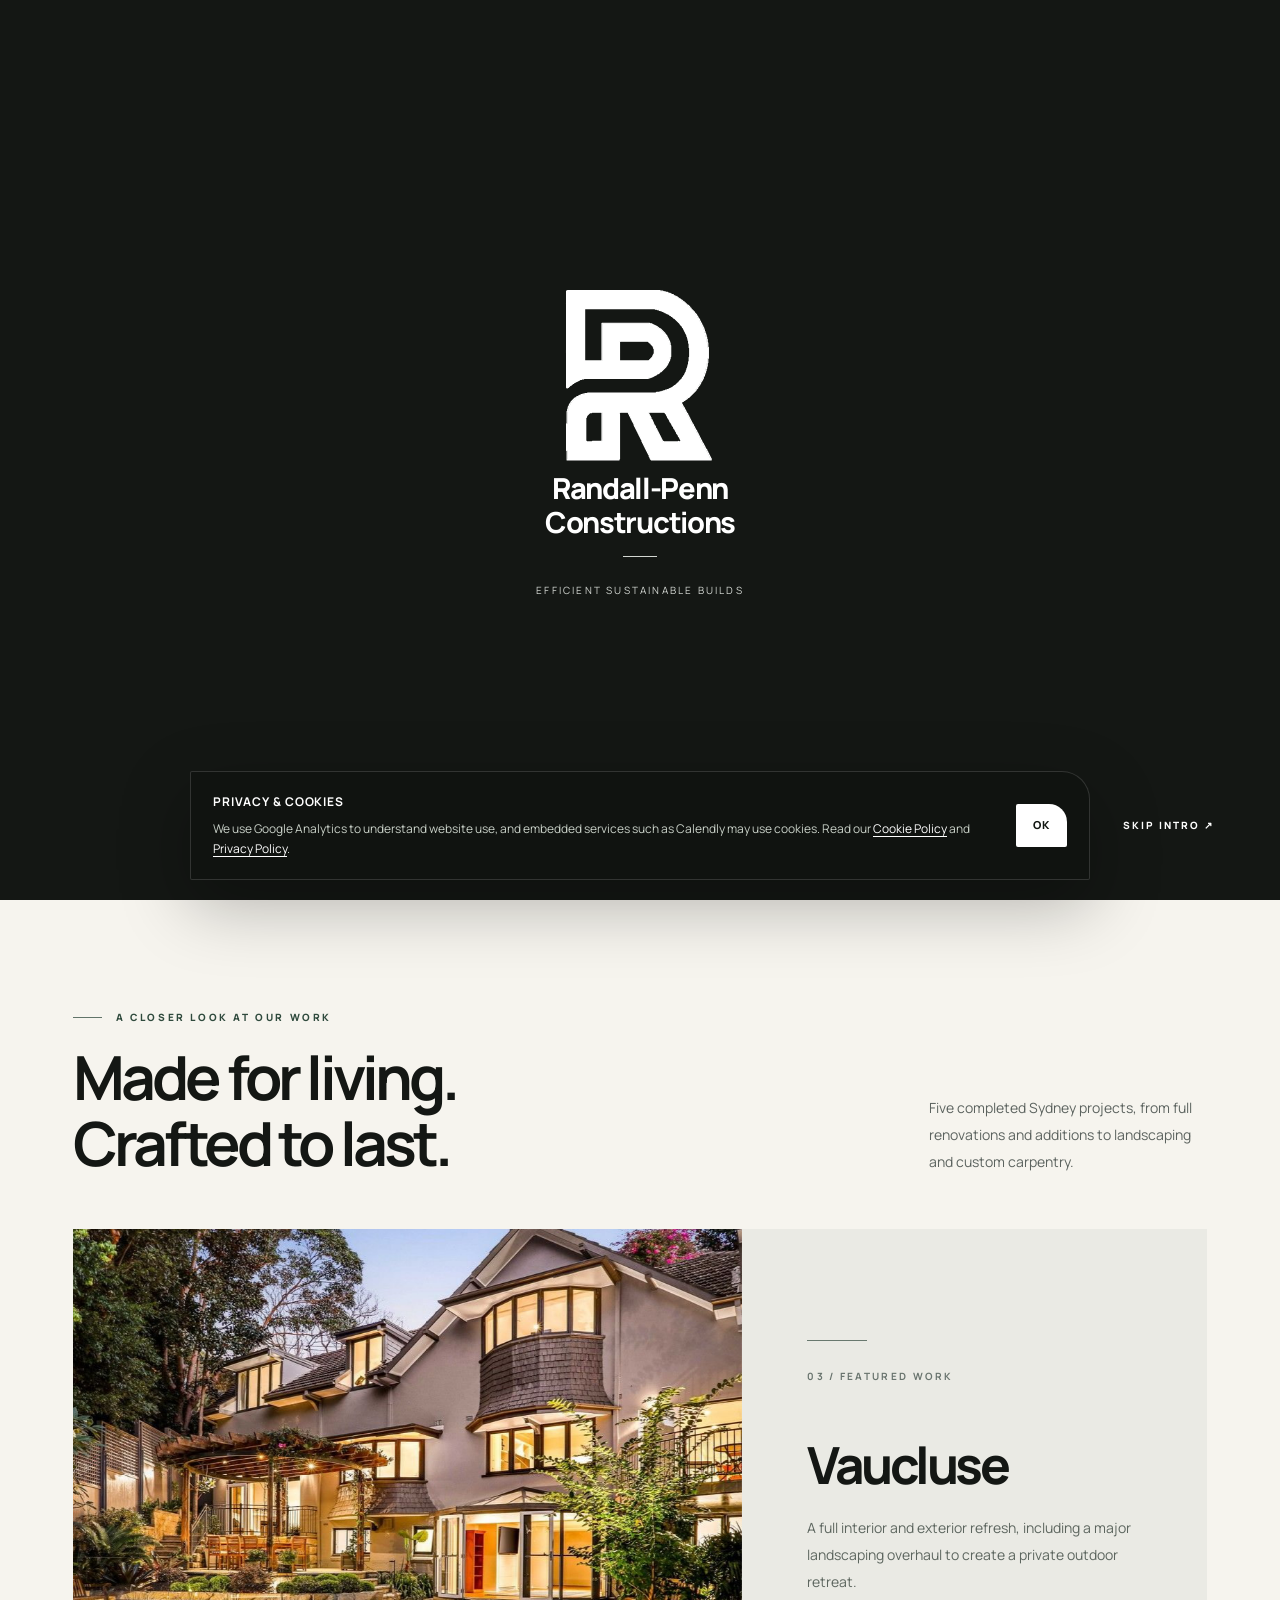
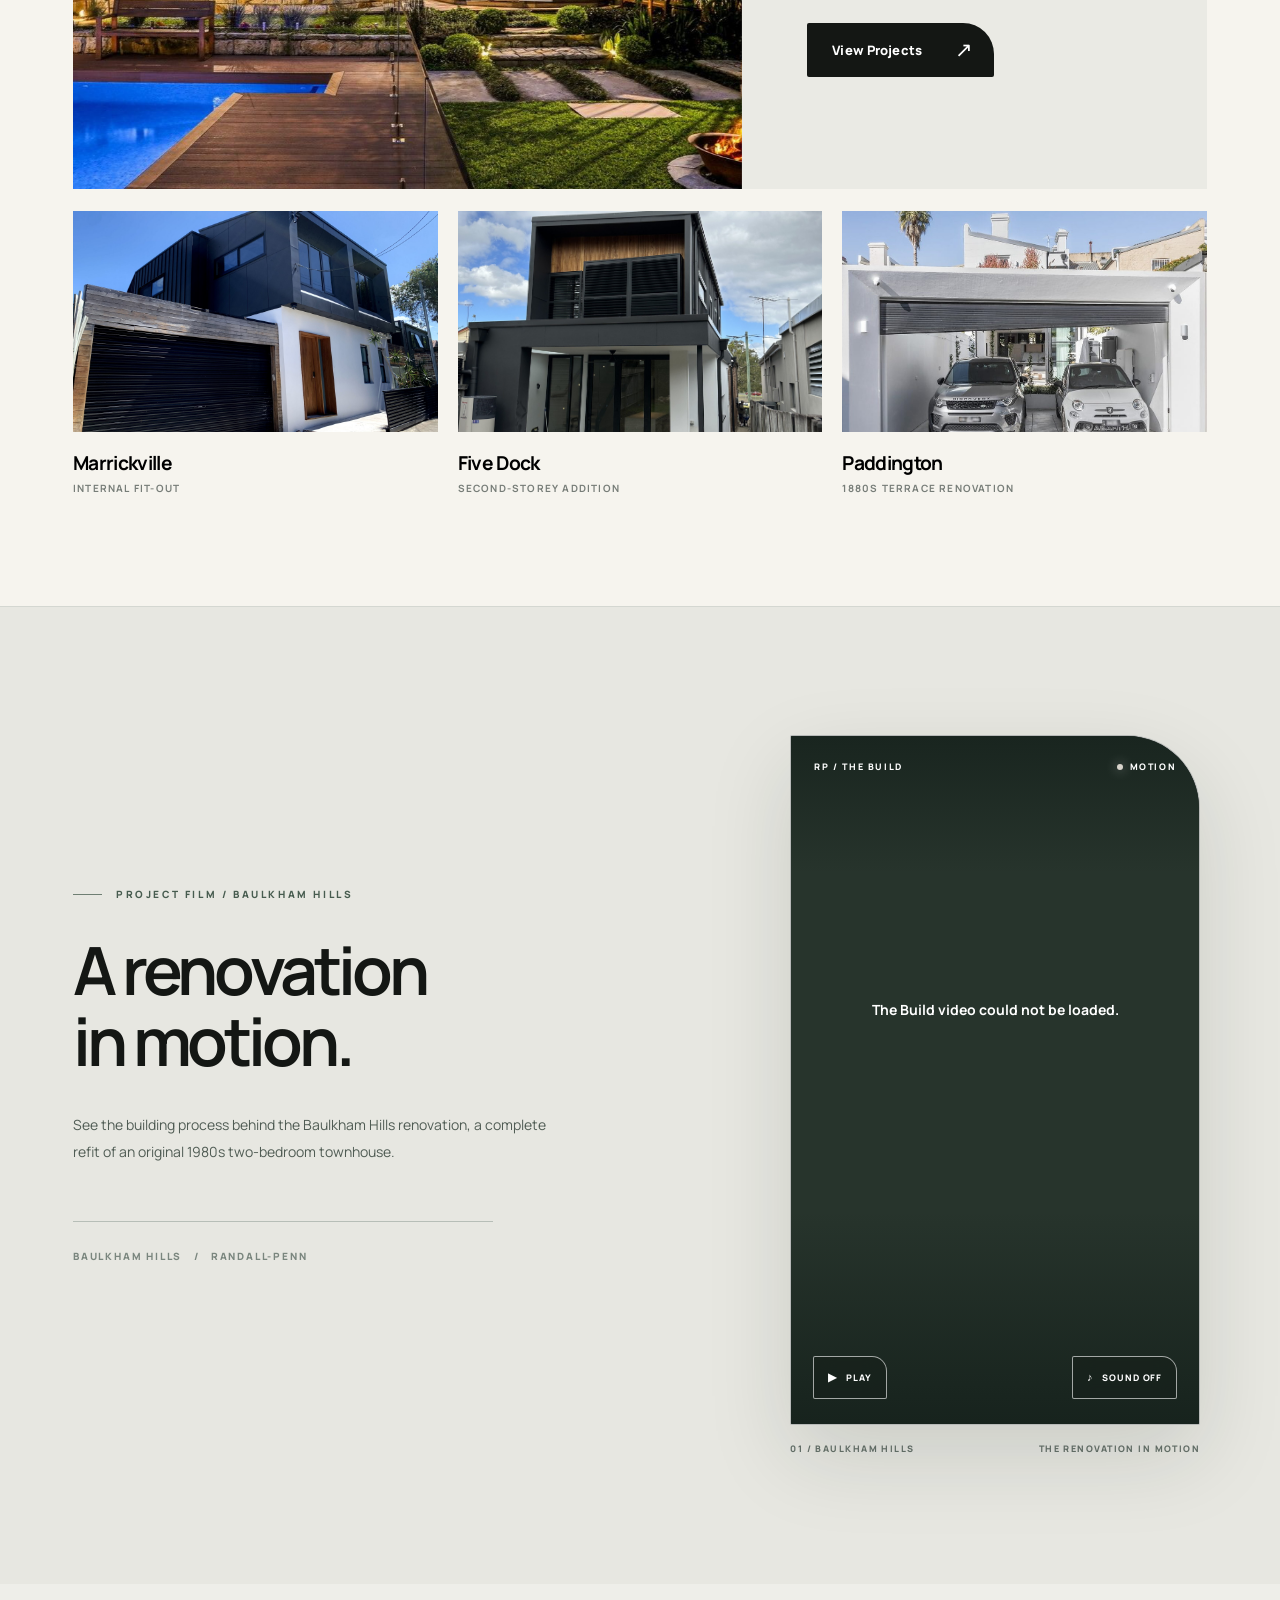
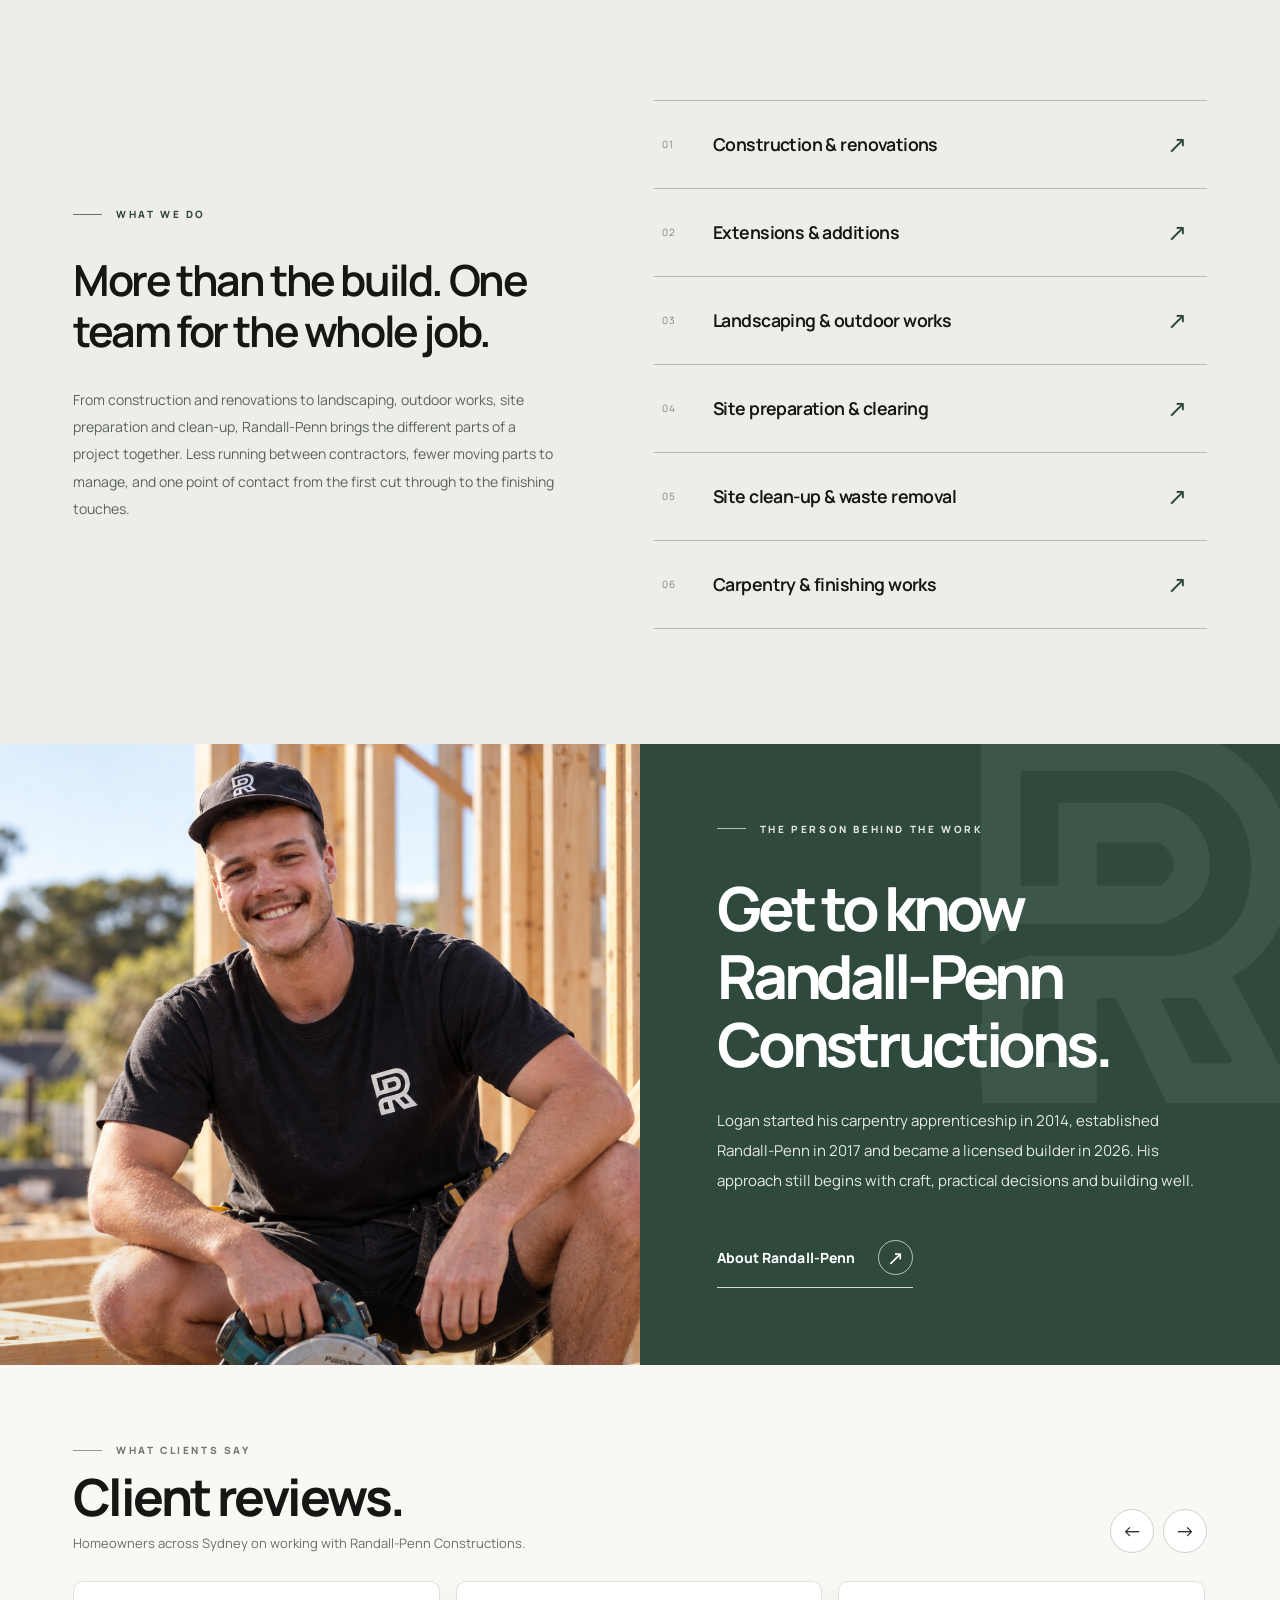
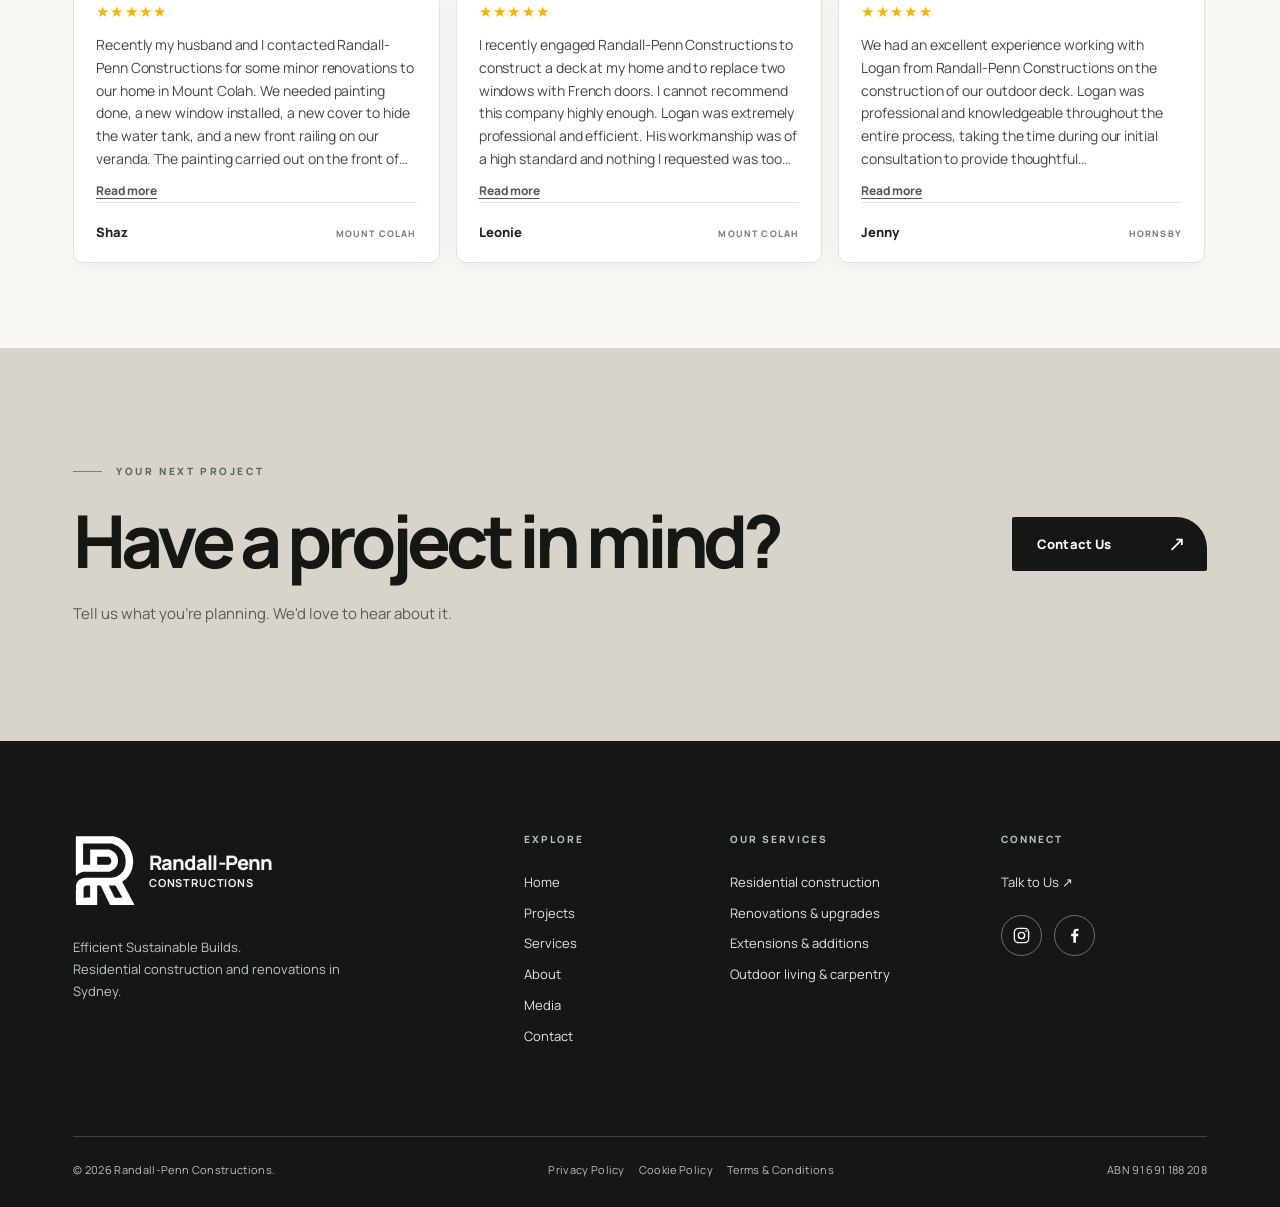
<file: index.html>
<!doctype html>
<html lang="en-AU">
<head>
<!-- Google tag (gtag.js) -->
<script async src="https://www.googletagmanager.com/gtag/js?id=G-ETXDV4F32J"></script>
<script>
  window.dataLayer = window.dataLayer || [];
  function gtag(){dataLayer.push(arguments);}
  gtag('js', new Date());

  gtag('config', 'G-ETXDV4F32J');
</script>

<meta charset="utf-8">
<meta name="viewport" content="width=device-width,initial-scale=1,viewport-fit=cover">
<title>Residential Builder Sydney | Randall-Penn Constructions</title>
<meta name="description" content="Randall-Penn Constructions delivers residential renovations, additions, landscaping, carpentry and coordinated building work across Sydney.">
<meta name="robots" content="index,follow">
<meta name="theme-color" content="#141714">
<link rel="icon" type="image/svg+xml" href="/assets/images/favicon.svg">
<link rel="icon" type="image/png" sizes="32x32" href="/assets/images/favicon-32x32.png">
<link rel="apple-touch-icon" sizes="180x180" href="/assets/images/apple-touch-icon.png">
<link rel="preconnect" href="https://fonts.googleapis.com">
<link rel="preconnect" href="https://fonts.gstatic.com" crossorigin>
<link href="https://fonts.googleapis.com/css2?family=Manrope:wght@400;450;500;550;600;650;700;750;800&display=swap" rel="stylesheet">
<link rel="stylesheet" href="assets/css/homepage.css?v=20261029-review-carousel">
<link rel="stylesheet" href="/assets/css/legal.css?v=20261029">
<script src="/assets/js/legal.js?v=20261029" defer></script>
<style>html.skip-intro #intro{display:none!important}</style>
<script>try{if(sessionStorage.getItem("rp_intro_seen")==="1"||matchMedia("(prefers-reduced-motion: reduce)").matches){document.documentElement.classList.add("skip-intro")}}catch(e){}</script>
<script src="assets/js/homepage.js?v=20261029-review-carousel" defer></script>

<link rel="canonical" href="https://www.randall-pennconstructions.com.au">
<meta property="og:type" content="website">
<meta property="og:locale" content="en_AU">
<meta property="og:site_name" content="Randall-Penn Constructions">
<meta property="og:title" content="Residential Builder Sydney | Randall-Penn Constructions">
<meta property="og:description" content="Randall-Penn Constructions delivers residential renovations, additions, landscaping, carpentry and coordinated building work across Sydney.">
<meta property="og:url" content="https://www.randall-pennconstructions.com.au">
<meta property="og:image" content="https://www.randall-pennconstructions.com.au/assets/images/projects/vaucluse/Photo%2026-10-2026%2C%204%2007%2022%20pm%20(12).jpg">
<meta name="twitter:card" content="summary_large_image">
</head>
<body>
<div id="intro" role="dialog" aria-label="Randall-Penn opening animation">
 <div class="intro-inner">
   <div class="intro-art">
     <svg aria-hidden="true" viewBox="110 25 285 320"><path class="trace" pathLength="1" d="M123 35 122 36 122 207 123 208 124 207 125 207 129 203 130 203 133 200 134 200 136 198 137 198 138 197 139 197 140 196 141 196 142 195 143 195 146 193 148 193 149 192 152 192 153 191 267 191 268 190 270 190 271 189 273 189 274 188 275 188 276 187 277 187 278 186 281 185 283 183 286 182 289 179 290 179 299 170 299 169 301 167 301 166 302 165 302 164 303 163 303 162 305 159 305 157 306 156 306 153 307 152 307 133 306 132 306 128 305 127 305 125 304 124 304 123 303 122 303 121 302 120 302 119 301 118 300 115 297 112 297 111 289 103 288 103 283 99 282 99 281 98 280 98 279 97 278 97 277 96 276 96 273 94 270 94 269 93 185 93 185 159 184 160 155 160 154 159 154 68 155 67 279 67 280 68 283 68 284 69 286 69 287 70 289 70 290 71 292 71 293 72 294 72 295 73 296 73 297 74 298 74 299 75 300 75 301 76 304 77 306 79 307 79 309 81 310 81 313 84 314 84 324 94 324 95 328 99 328 100 330 102 330 103 331 104 331 105 332 106 332 107 333 108 333 109 334 110 334 111 336 114 336 116 337 117 337 119 338 120 338 123 339 124 339 128 340 129 340 136 341 137 341 153 340 154 340 161 339 162 339 166 338 167 338 170 337 171 337 173 336 174 336 176 335 177 335 179 334 180 334 181 333 182 332 185 330 187 330 188 328 190 328 191 322 197 322 198 321 199 320 199 315 204 314 204 309 208 308 208 307 209 306 209 303 211 301 211 300 212 298 212 297 213 295 213 294 214 292 214 291 215 288 215 287 216 282 216 281 217 160 217 159 218 155 218 154 219 151 219 150 220 148 220 147 221 146 221 145 222 144 222 143 223 140 224 138 226 137 226 130 233 130 234 128 236 128 237 127 238 127 239 125 242 125 245 124 246 124 249 123 250 123 271 122 272 122 319 123 320 123 336 215 336 215 335 216 334 216 255 215 254 217 251 231 251 232 252 232 253 233 254 233 255 234 256 234 257 235 258 235 259 236 260 236 261 237 262 237 263 238 264 238 265 239 266 239 267 240 268 240 269 242 272 242 274 243 275 243 276 244 277 244 278 245 279 245 280 246 281 246 282 247 283 247 284 248 285 248 286 249 287 249 288 250 289 250 290 251 291 251 292 252 293 252 294 253 295 253 296 254 297 254 298 256 301 256 303 257 304 257 305 258 306 258 307 259 308 259 309 260 310 260 311 261 312 261 313 262 314 262 315 263 316 263 317 264 318 264 319 265 320 265 321 266 322 266 323 267 324 267 325 269 328 269 330 270 331 271 334 273 336 379 336 379 334 378 333 378 332 377 331 377 330 376 329 376 328 375 327 375 326 374 325 374 324 373 323 373 322 372 321 371 318 369 316 369 315 368 314 368 313 367 312 367 311 366 310 365 307 363 305 363 304 362 303 362 302 361 301 361 300 360 299 360 298 359 297 359 296 358 295 358 294 357 293 357 292 356 291 356 290 355 289 355 288 354 287 353 284 351 282 351 281 350 280 350 279 349 278 349 277 348 276 347 273 345 271 345 270 344 269 344 268 343 267 343 266 342 265 342 264 341 263 341 262 340 261 340 260 339 259 339 258 338 257 337 254 335 252 335 251 334 250 334 249 333 248 333 247 332 246 331 243 329 241 329 240 328 239 328 238 326 235 326 234 328 232 329 232 331 230 332 230 334 228 335 228 338 225 339 225 352 212 352 211 355 208 355 207 359 202 359 201 360 200 361 197 363 195 363 194 365 191 365 189 367 186 367 184 368 183 368 181 369 180 369 178 370 177 370 174 371 173 371 170 372 169 372 164 373 163 373 156 374 155 374 136 373 135 373 128 372 127 372 122 371 121 371 118 370 117 370 114 369 113 369 111 368 110 368 108 367 107 367 105 366 104 366 102 365 101 365 100 364 99 364 98 363 97 363 96 362 95 362 94 361 93 361 92 360 91 360 90 359 89 358 86 356 84 356 83 355 82 355 81 353 79 353 78 349 74 349 73 343 67 343 66 342 66 341 65 341 64 338 61 337 61 331 55 330 55 327 52 326 52 324 50 323 50 318 46 317 46 316 45 313 44 311 42 309 42 308 41 307 41 306 40 304 40 301 38 298 38 297 37 294 37 293 36 289 36 288 35Z M268 252 269 251 296 251 300 256 300 257 301 258 302 261 304 263 304 264 305 265 306 268 308 270 308 271 309 272 310 275 312 277 313 280 315 282 315 283 316 284 316 285 317 286 318 289 320 291 321 294 323 296 323 297 324 298 324 299 326 302 323 304 322 304 321 303 320 304 295 304 294 303 293 303 292 302 292 301 291 300 291 299 290 298 290 297 289 296 289 295 288 294 288 293 287 292 287 291 286 290 286 289 285 288 285 287 284 286 284 285 283 284 282 281 280 279 280 277 279 276 279 275 277 273 277 272 276 271 276 269 275 268 274 265 272 263 272 261 271 260 271 259 270 258 270 257 268 254Z M163 252 166 252 167 251 184 251 185 252 185 302 184 303 168 303 167 304 158 304 156 302 156 261 157 260 158 257Z M216 126 217 125 267 125 270 128 271 128 272 129 272 130 276 134 276 135 277 136 277 138 278 139 278 147 277 148 277 149 276 150 275 153 268 160 217 160 216 159Z"></path></svg>
     <img src="assets/images/rp-logo-original.svg" alt="" width="265" height="308">
   </div>
   <div class="intro-name">Randall-Penn<br><span>Constructions</span></div>
   <div class="intro-rule"></div>
   <div class="intro-tag">Efficient Sustainable Builds</div>
 </div>
 <button type="button" class="intro-skip" id="introSkip">Skip intro ↗︎</button>
</div>
<main>
 <section class="hero" id="home" aria-labelledby="heroTitle">
   <div class="hero-media" id="heroMedia" aria-hidden="true"><img src="/assets/images/projects/vaucluse/Photo%2026-10-2026%2C%204%2007%2022%20pm%20(12).jpg" alt="" fetchpriority="high" decoding="async"></div>
   <nav class="top-nav" aria-label="Main navigation">
     <a href="/" class="logo-lockup" aria-label="Randall-Penn Constructions, home">
       <img src="assets/images/rp-logo-original.svg" alt="" width="43" height="53">
       <span class="logo-type">Randall-Penn<small>CONSTRUCTIONS</small></span>
     </a>
     <div class="nav-links">
       <a href="/">Home</a><a href="/projects">Projects</a><a href="/services">Services</a><a href="/about">About</a><a href="/media">Media</a><a href="/contact">Contact</a>
     </div>
     <a class="soft-btn btn-ivory nav-talk" href="/contact">Talk to Us <span class="arr" aria-hidden="true">↗︎</span></a>
     <button class="mobile-nav-toggle" id="mobileNavToggle" type="button" aria-label="Open navigation" aria-haspopup="true" aria-controls="menuDrawer" aria-expanded="false"><span class="hamburger-icon" aria-hidden="true"><span></span><span></span><span></span></span></button>
   </nav>
   <div class="wrap hero-content">
     <span class="eyebrow">Efficient Sustainable Builds</span>
     <h1 id="heroTitle">Residential Construction<br>&amp; Renovations<br>in Sydney</h1>
     <p class="lead">Randall-Penn Constructions brings a practical, detail-focused approach to residential building and renovation projects.</p>
     <div class="hero-actions">
       <a class="soft-btn btn-ivory" href="/projects">Projects <span class="arr" aria-hidden="true">↗︎</span></a>
       <a class="soft-btn btn-outline-light" href="/contact">Talk to Us <span class="arr" aria-hidden="true">↗︎</span></a>
     </div>
     <div class="hero-scroll" aria-hidden="true">SCROLL TO EXPLORE</div>
   </div>
 </section>
 <section class="section featured" id="featured" aria-labelledby="featuredHeading">
   <div class="wrap">
     <header class="section-top motion-reveal"><div><div class="micro micro-line">A closer look at our work</div><h2 id="featuredHeading">Made for living.<br>Crafted to last.</h2></div><p>Five completed Sydney projects, from full renovations and additions to landscaping and custom carpentry.</p></header>
     <div class="featured-grid">
       <div class="featured-image" id="featuredParallax"><img id="featuredPhoto" alt="Vaucluse project photography" src="assets/images/randall-penn-media-48.jpg" width="1100" height="800"></div>
       <div class="featured-detail motion-reveal"><div class="index" id="featuredIndex">03 / FEATURED WORK</div><h3 id="featuredTitle">Vaucluse</h3><p id="featuredDesc">A full interior and exterior refresh, including a major landscaping overhaul to create a private outdoor retreat.</p><button class="soft-btn btn-dark" type="button" id="featuredView">View Projects <span class="arr" aria-hidden="true">↗︎</span></button></div>
     </div>
     <div class="featured-small" id="supportingCards" aria-label="Other project previews"></div>
   </div>
 </section>
 <section class="the-build" id="media" aria-labelledby="buildHeading">
   <div class="wrap build-inner">
     <div class="build-story motion-reveal">
       <div class="micro micro-line">Project film / Baulkham Hills</div>
       <h2 id="buildHeading">A renovation<br>in motion.</h2>
       <p>See the building process behind the Baulkham Hills renovation, a complete refit of an original 1980s two-bedroom townhouse.</p>
       <div class="build-rule"></div>
       <span class="build-edition">BAULKHAM HILLS &nbsp; / &nbsp; RANDALL-PENN</span>
     </div>
     <div class="build-visual motion-reveal" style="--reveal-delay:130ms">
       <div class="build-video-wrap">
         <video id="buildVideo" src="assets/video/randall-penn-media-video-02.mp4" muted playsinline preload="metadata" controls aria-label="Randall-Penn construction film">Your browser does not support HTML5 video.</video>
         <div class="build-grain" aria-hidden="true"></div>
         <div class="build-video-head"><span>RP / THE BUILD</span><span class="build-live"><i></i> MOTION</span></div>
         <div class="build-video-controls">
           <button type="button" id="buildPlay" aria-label="Play video" aria-pressed="false">▶ <span>PLAY</span></button>
           <button type="button" id="buildSound" aria-label="Unmute video" aria-pressed="false">♪ <span>SOUND OFF</span></button>
         </div>
       </div>
       <div class="build-caption"><span>01 / BAULKHAM HILLS</span><span>THE RENOVATION IN MOTION</span></div>
     </div>
   </div>
 </section>
 <section class="section services" id="services" aria-labelledby="servicesHeading">
   <div class="wrap services-inner">
     
     <div>
       <div class="micro micro-line">What we do</div>
       <h2 id="servicesHeading" class="motion-reveal">More than the build. One team for the whole job.</h2>
       <p class="intro">From construction and renovations to landscaping, outdoor works, site preparation and clean-up, Randall-Penn brings the different parts of a project together. Less running between contractors, fewer moving parts to manage, and one point of contact from the first cut through to the finishing touches.</p>
     </div>
     <div>
       <div class="service-list motion-reveal" style="--reveal-delay:90ms">
         <button type="button" class="service-row" data-service="Construction &amp; renovations"><span class="n">01</span><span class="name">Construction &amp; renovations</span><span class="tip" aria-hidden="true">↗︎</span></button>
         <button type="button" class="service-row" data-service="Extensions &amp; additions"><span class="n">02</span><span class="name">Extensions &amp; additions</span><span class="tip" aria-hidden="true">↗︎</span></button>
         <button type="button" class="service-row" data-service="Landscaping &amp; outdoor works"><span class="n">03</span><span class="name">Landscaping &amp; outdoor works</span><span class="tip" aria-hidden="true">↗︎</span></button>
         <button type="button" class="service-row" data-service="Site preparation &amp; clearing"><span class="n">04</span><span class="name">Site preparation &amp; clearing</span><span class="tip" aria-hidden="true">↗︎</span></button>
         <button type="button" class="service-row" data-service="Site clean-up &amp; waste removal"><span class="n">05</span><span class="name">Site clean-up &amp; waste removal</span><span class="tip" aria-hidden="true">↗︎</span></button>
         <button type="button" class="service-row" data-service="Carpentry &amp; finishing works"><span class="n">06</span><span class="name">Carpentry &amp; finishing works</span><span class="tip" aria-hidden="true">↗︎</span></button>
       </div>
       
     </div>
   </div>
 </section>
 <section class="about" id="about" aria-labelledby="aboutHeading">
   <div class="about-photo">
     <img class="about-backdrop" src="assets/images/Randall%20Photo%20on%20site.png" loading="lazy" alt="Logan Randall-Penn on a building site" width="1050" height="1200">
   </div>
   <div class="about-copy">
     <img class="watermark" src="assets/images/rp-logo-original.svg" alt="" loading="lazy" width="265" height="308" aria-hidden="true">
     <div class="about-copy-inner motion-reveal">
       <div class="micro micro-line">The person behind the work</div>
       <h2 id="aboutHeading">Get to know<br>Randall-Penn<br>Constructions.</h2>
       <p>Logan started his carpentry apprenticeship in 2014, established Randall-Penn in 2017 and became a licensed builder in 2026. His approach still begins with craft, practical decisions and building well.</p>
       <a class="text-cta" href="/about">About Randall-Penn <span aria-hidden="true">↗︎</span></a>
     </div>
   </div>
 </section>
 <section class="testimonials" id="testimonials" aria-labelledby="testimonialsHeading">
   <div class="wrap testimonials-inner">
     <header class="testimonials-head motion-reveal">
       <div class="testimonials-copy">
         <div class="micro micro-line">What clients say</div>
         <h2 id="testimonialsHeading">Client reviews.</h2>
         <p>Homeowners across Sydney on working with Randall-Penn Constructions.</p>
       </div>
       <div class="testimonial-controls" aria-label="Testimonial carousel controls">
         <button class="testimonial-arrow" type="button" data-testimonial-prev aria-label="Previous review">←</button>
         <button class="testimonial-arrow" type="button" data-testimonial-next aria-label="Next review">→</button>
       </div>
     </header>
     <div class="testimonial-grid" aria-label="Client testimonials">
       <article class="testimonial-card motion-reveal" data-testimonial-card>
         <div class="review-stars" aria-label="5 out of 5 stars">★★★★★</div>
         <blockquote data-review-text>Recently my husband and I contacted Randall-Penn Constructions for some minor renovations to our home in Mount Colah. We needed painting done, a new window installed, a new cover to hide the water tank, and a new front railing on our veranda. The painting carried out on the front of our house looks amazing. We ordered a huge double-glazed window for the front of our house and Logan and his apprentice managed to install it, weighing over 120 kg. It was a huge effort and the result is fabulous. We could not be any happier. The work they do is above and beyond and the attention to detail is exceptional. I would highly recommend Randall-Penn Constructions. It is really nice to have trust and confidence in a construction company knowing they will take care of and respect your wishes and your property.</blockquote>
         <button class="review-more" type="button" data-review-more aria-expanded="false">Read more</button>
         <footer><strong>Shaz</strong><span>Mount Colah</span></footer>
       </article>
       <article class="testimonial-card motion-reveal" data-testimonial-card>
         <div class="review-stars" aria-label="5 out of 5 stars">★★★★★</div>
         <blockquote data-review-text>I recently engaged Randall-Penn Constructions to construct a deck at my home and to replace two windows with French doors. I cannot recommend this company highly enough. Logan was extremely professional and efficient. His workmanship was of a high standard and nothing I requested was too much trouble. Logan came up with some really constructive ideas to improve the overall appearance of the job. I was so impressed with both Logan and Byron that I engaged them to construct another deck on my pergola and once again I was thrilled with the result. It was an absolute pleasure to deal with Randall-Penn Constructions.</blockquote>
         <button class="review-more" type="button" data-review-more aria-expanded="false">Read more</button>
         <footer><strong>Leonie</strong><span>Mount Colah</span></footer>
       </article>
       <article class="testimonial-card motion-reveal" data-testimonial-card>
         <div class="review-stars" aria-label="5 out of 5 stars">★★★★★</div>
         <blockquote data-review-text>We had an excellent experience working with Logan from Randall-Penn Constructions on the construction of our outdoor deck. Logan was professional and knowledgeable throughout the entire process, taking the time during our initial consultation to provide thoughtful recommendations and design options we had not previously considered. The project was completed in a timely manner, and the quality of the workmanship exceeded our expectations. The finished deck looks fantastic and has been a great addition to our townhouse. We highly recommend Logan and Randall-Penn Constructions to anyone seeking professional service, quality workmanship and a high standard of finish.</blockquote>
         <button class="review-more" type="button" data-review-more aria-expanded="false">Read more</button>
         <footer><strong>Jenny</strong><span>Hornsby</span></footer>
       </article>
       <article class="testimonial-card motion-reveal" data-testimonial-card>
         <div class="review-stars" aria-label="5 out of 5 stars">★★★★★</div>
         <blockquote data-review-text>We had a dilapidated shed in our backyard which was falling down but provided a good place to store my motorcycle and gardening equipment, so we wanted a replacement. We contacted a couple of builders but Logan from Randall-Penn Constructions came up with a design that suited our needs and a way to match our 1920s-style home. He demolished and removed the old shed and completed the construction of a 20 sq m new timber-frame shed that was perfect for the requirement and fit in well in our backyard. The quality of the workmanship was excellent and it was done in a timely manner. Logan explained the process along the way and made some great suggestions, such as an area for a water tank and the ramp up to the double doors, which means easy access to the shed. He was always pleasant to deal with, as were the people he brought in to assist with the construction. The whole process was just so easy. Anyone looking for a reliable builder who works well with others, we would highly recommend Randall-Penn Constructions.</blockquote>
         <button class="review-more" type="button" data-review-more aria-expanded="false">Read more</button>
         <footer><strong>Jim</strong><span>Pennant Hills</span></footer>
       </article>
       <article class="testimonial-card motion-reveal" data-testimonial-card>
         <div class="review-stars" aria-label="5 out of 5 stars">★★★★★</div>
         <blockquote data-review-text>Logan replaced our warped, rotting deck with a beautiful new one, plus the wooden stairs at the side of the house. He walked us through materials and pricing options that suited our budget and ideas, then finished the job quickly. Professional, reliable and meticulous with the details. I wouldn't hesitate to recommend him to anyone who needs an accommodating builder.</blockquote>
         <button class="review-more" type="button" data-review-more aria-expanded="false">Read more</button>
         <footer><strong>Dave</strong><span>Maroubra</span></footer>
       </article>
       <article class="testimonial-card motion-reveal" data-testimonial-card>
         <div class="review-stars" aria-label="5 out of 5 stars">★★★★★</div>
         <blockquote data-review-text>We are thrilled with our new laundry completed by our builder Logan. His communication was very clear, and he seamlessly organized both the joinery and plumbing, making the entire process stress-free and efficient. We are very happy with the end result and the quality of the workmanship. We would highly recommend Logan.</blockquote>
         <button class="review-more" type="button" data-review-more aria-expanded="false">Read more</button>
         <footer><strong>Chris &amp; Marie</strong><span>Normanhurst</span></footer>
       </article>
     </div>
   </div>
 </section>
 <section class="contact" id="contact" aria-labelledby="contactHeading">
   <div class="wrap contact-inner motion-reveal">
     <div>
       <div class="micro micro-line">Your next project</div>
       <h2 id="contactHeading">Have a project in mind?</h2>
       <p>Tell us what you're planning. We'd love to hear about it.</p>
     </div>
     <a class="soft-btn btn-dark" href="/contact">Contact Us <span class="arr" aria-hidden="true">↗︎</span></a>
   </div>
 </section>
</main>
<footer id="footer">
 <div class="wrap">
   <div class="footer-main">
     <div class="footer-brand">
       <a href="/" class="logo-lockup" aria-label="Randall-Penn Constructions, back to home">
         <img src="assets/images/rp-logo-original.svg" width="65" height="79" alt="">
         <span class="logo-type">Randall-Penn<small>CONSTRUCTIONS</small></span>
       </a>
       <p>Efficient Sustainable Builds.<br>Residential construction and renovations in Sydney.</p>
     </div>
     <div>
       <div class="foot-heading">Explore</div>
       <div class="foot-list"><a href="/">Home</a><a href="/projects">Projects</a><a href="/services">Services</a><a href="/about">About</a><a href="/media">Media</a><a href="/contact">Contact</a></div>
     </div>
     <div>
       <div class="foot-heading">Our services</div>
       <div class="foot-list"><button type="button" data-service="Residential construction">Residential construction</button><button type="button" data-service="Renovations &amp; upgrades">Renovations &amp; upgrades</button><button type="button" data-service="Extensions &amp; additions">Extensions &amp; additions</button><button type="button" data-service="Outdoor living &amp; carpentry">Outdoor living &amp; carpentry</button></div>
     </div>
     <div>
       <div class="foot-heading">Connect</div>
       <div class="foot-list"><a href="/contact">Talk to Us ↗︎</a></div>
       <div class="socials" aria-label="Social media">
         <a href="https://www.instagram.com/randallpennconstructions/" target="_blank" rel="noopener noreferrer" aria-label="Randall-Penn on Instagram"><svg viewBox="0 0 24 24" fill="none" stroke="currentColor" stroke-width="1.7" aria-hidden="true"><rect x="3" y="3" width="18" height="18" rx="5"/><circle cx="12" cy="12" r="4"/><circle cx="17.65" cy="6.5" r="1" fill="currentColor" stroke="none"/></svg></a>
         <a href="https://www.facebook.com/RandallPennConstructions/" target="_blank" rel="noopener noreferrer" aria-label="Randall-Penn on Facebook"><svg viewBox="0 0 24 24" fill="currentColor" aria-hidden="true"><path d="M13.8 21v-8h2.7l.4-3.1h-3.1V7.9c0-.9.3-1.5 1.6-1.5H17V3.6c-.3 0-1.2-.1-2.3-.1-2.5 0-4.2 1.5-4.2 4.3v2.1H7.8V13h2.7v8z"/></svg></a>
       </div>
     </div>
   </div>
   <div class="footer-base"><span>© <span id="year">2026</span> Randall-Penn Constructions.</span><span class="footer-legal" aria-label="Legal links"><a href="/privacy-policy">Privacy Policy</a><a href="/cookie-policy">Cookie Policy</a><a href="/terms-and-conditions">Terms &amp; Conditions</a></span><span>ABN 91 691 188 208</span></div>
 </div>
</footer>
<button class="float-menu" id="floatMenu" type="button" aria-label="Open navigation" aria-haspopup="true" aria-controls="menuDrawer" aria-expanded="false"><span class="hamburger-icon" aria-hidden="true"><span></span><span></span><span></span></span></button>
<button class="back-top" id="backTop" type="button" aria-label="Back to top"><svg width="20" height="20" viewBox="0 0 24 24" fill="none" stroke="currentColor" stroke-width="1.65" aria-hidden="true"><path d="M12 20V4m-7 7 7-7 7 7"/></svg></button>
<div class="menu-backdrop" id="menuBackdrop" aria-hidden="true">
 <aside class="menu-drawer" id="menuDrawer" aria-label="Site menu">
   <div class="drawer-head"><a class="logo-lockup" href="/" aria-label="Randall-Penn home"><img src="assets/images/rp-logo-original.svg" alt="" width="38" height="46"><span class="logo-type">Randall-Penn<small>CONSTRUCTIONS</small></span></a><button type="button" class="drawer-close" id="drawerClose" aria-label="Close menu">×</button></div>
   <nav class="drawer-links" aria-label="Expanded navigation"><a href="/">Home <span>↗︎</span></a><a href="/projects">Projects <span>↗︎</span></a><a href="/services">Services <span>↗︎</span></a><a href="/about">About <span>↗︎</span></a><a href="/media">Media <span>↗︎</span></a><a href="/contact">Contact <span>↗︎</span></a></nav>
   <div class="drawer-foot"><div class="micro" style="color:#d2dad2">Efficient Sustainable Builds</div><a href="/contact" class="soft-btn btn-ivory">Talk to Us <span class="arr" aria-hidden="true">↗︎</span></a></div>
 </aside>
</div>
<dialog id="infoModal" class="modal" aria-labelledby="modalTitle">
 <button type="button" class="modal-close" id="modalClose" aria-label="Close preview">×</button>
 <img class="modal-photo" id="modalPhoto" alt="" hidden>
 <div class="modal-inner">
   <div class="micro" id="modalEyebrow"></div>
   <h2 id="modalTitle"></h2>
   <p id="modalCopy"></p>
   <div class="modal-tags" id="modalTags"></div>
   <div id="modalSocials" hidden><div class="micro" style="margin-bottom:6px">Contact via social</div><div class="socials"><a href="https://www.instagram.com/randallpennconstructions/" target="_blank" rel="noopener noreferrer" aria-label="Contact Randall-Penn on Instagram"><svg viewBox="0 0 24 24" fill="none" stroke="currentColor" stroke-width="1.7"><rect x="3" y="3" width="18" height="18" rx="5"/><circle cx="12" cy="12" r="4"/><circle cx="17.65" cy="6.5" r="1" fill="currentColor" stroke="none"/></svg></a><a href="https://www.facebook.com/RandallPennConstructions/" target="_blank" rel="noopener noreferrer" aria-label="Contact Randall-Penn on Facebook"><svg viewBox="0 0 24 24" fill="currentColor"><path d="M13.8 21v-8h2.7l.4-3.1h-3.1V7.9c0-.9.3-1.5 1.6-1.5H17V3.6c-.3 0-1.2-.1-2.3-.1-2.5 0-4.2 1.5-4.2 4.3v2.1H7.8V13h2.7v8z"/></svg></a></div></div>
   <button type="button" class="soft-btn btn-dark" id="modalAction">Talk to Us <span class="arr" aria-hidden="true">↗︎</span></button>
 </div>
</dialog>
</body>
</html>
</file>
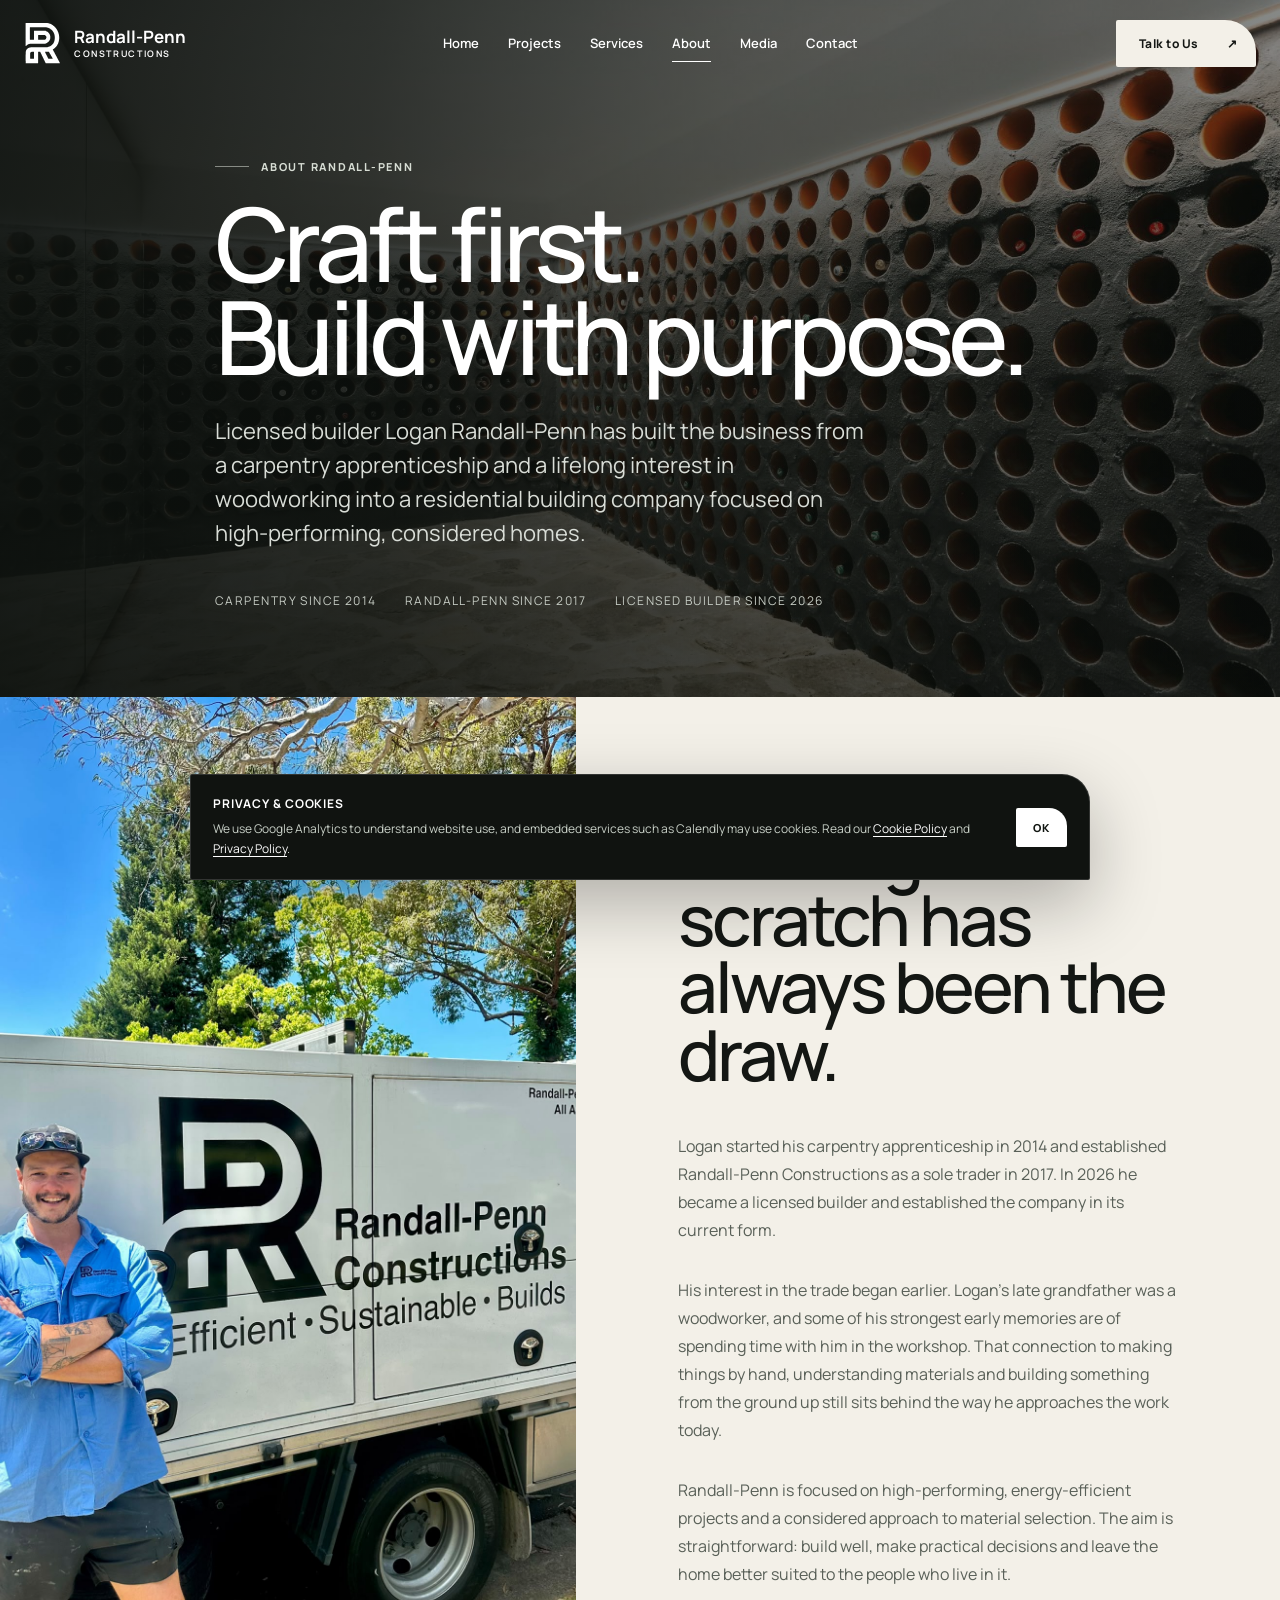
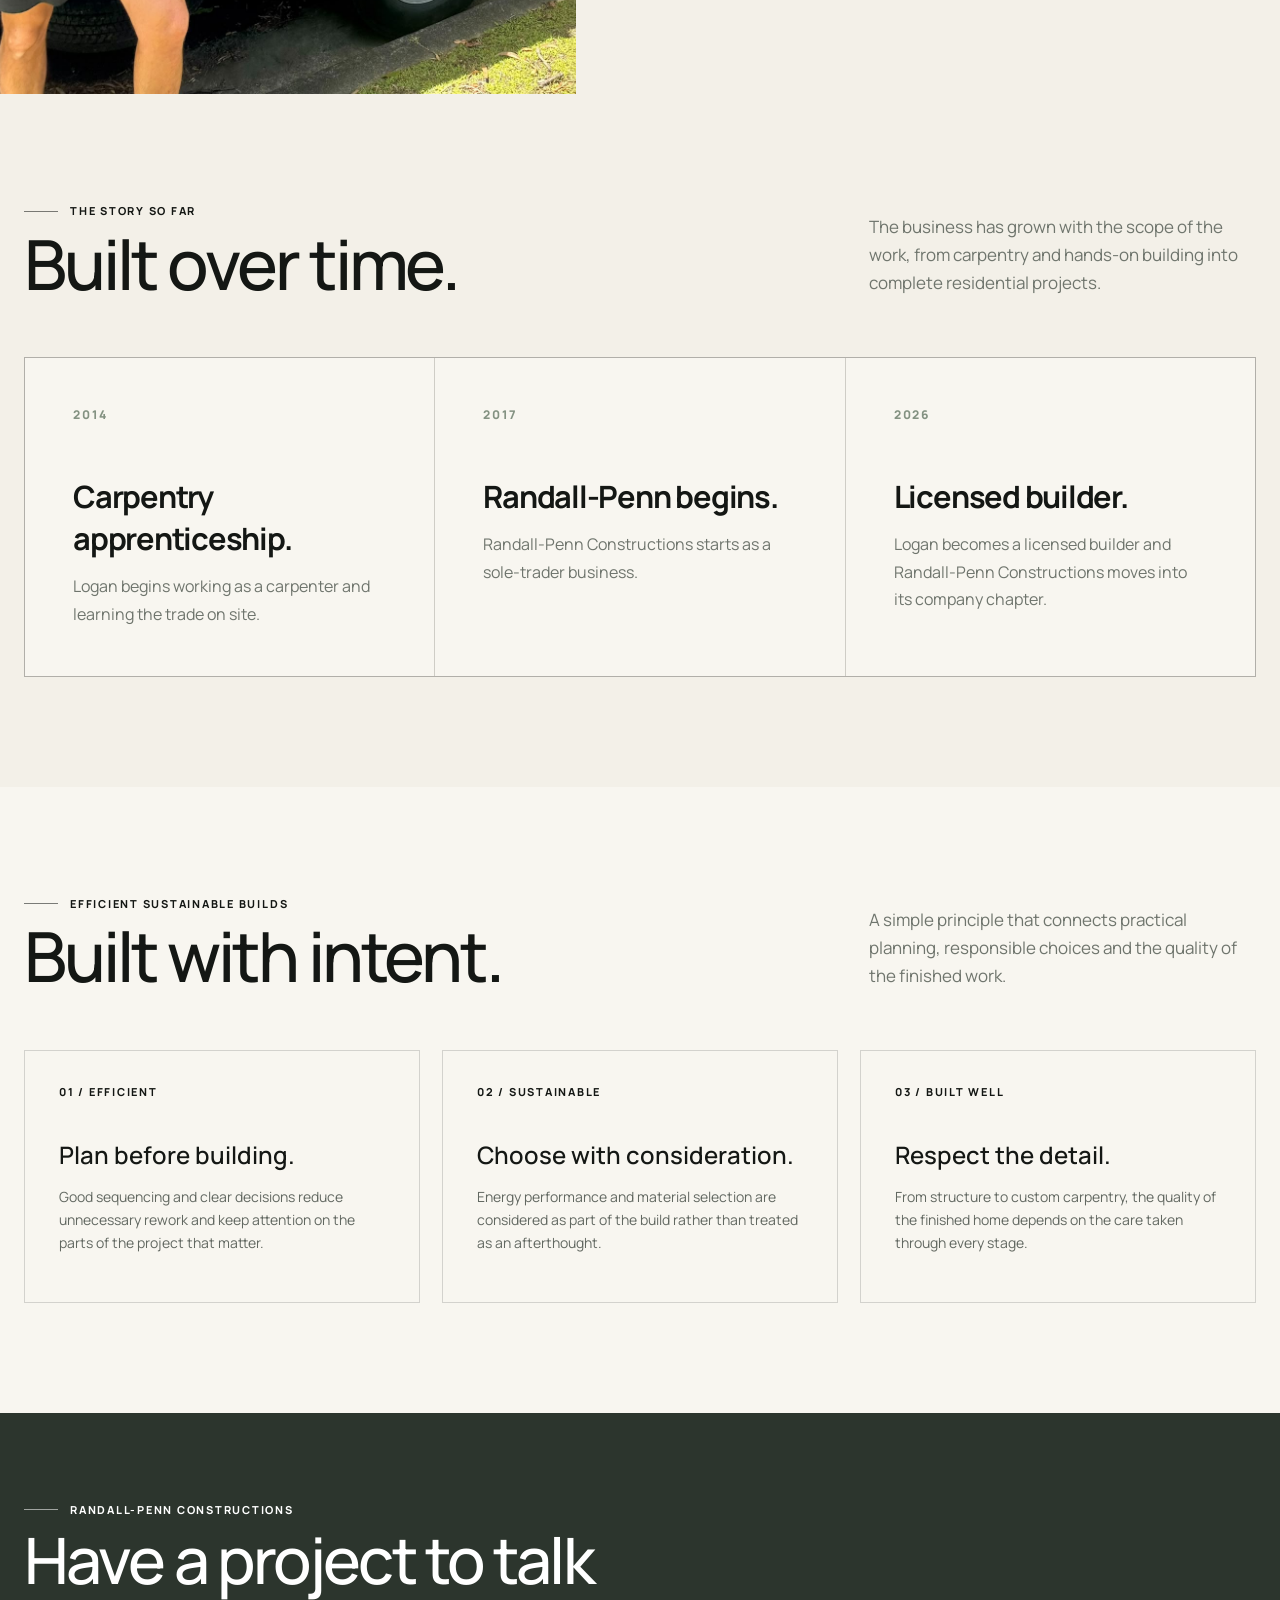
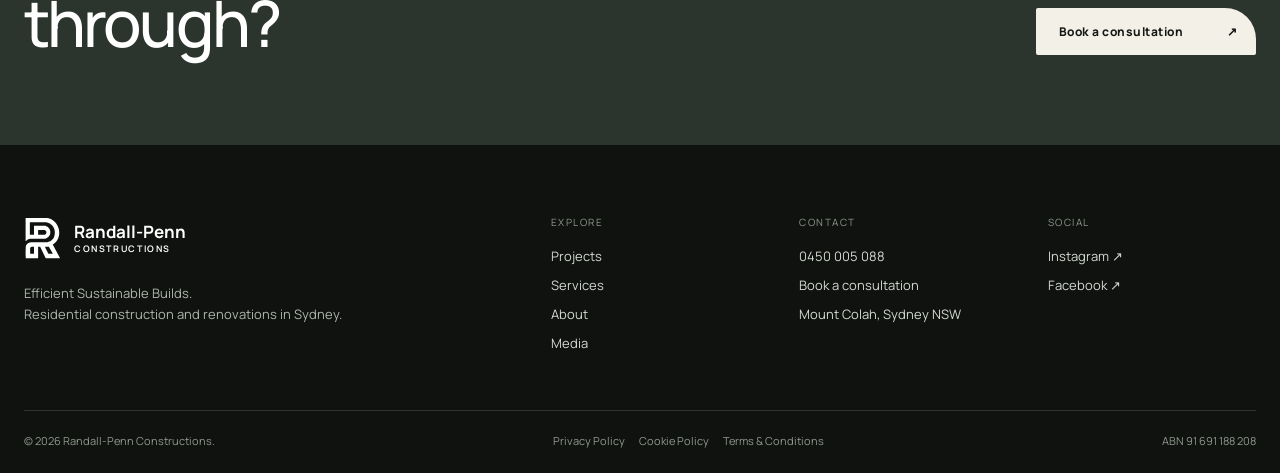
<file: about.html>
<!doctype html>
<html lang="en-AU">
<head>
<!-- Google tag (gtag.js) -->
<script async src="https://www.googletagmanager.com/gtag/js?id=G-ETXDV4F32J"></script>
<script>
  window.dataLayer = window.dataLayer || [];
  function gtag(){dataLayer.push(arguments);}
  gtag('js', new Date());

  gtag('config', 'G-ETXDV4F32J');
</script>

<meta charset="utf-8">
<meta name="viewport" content="width=device-width,initial-scale=1,viewport-fit=cover">
<title>About Logan Randall-Penn | Randall-Penn Constructions</title>
<meta name="description" content="Meet licensed builder Logan Randall-Penn and learn about the craft, experience and thinking behind Efficient Sustainable Builds.">
<meta name="robots" content="index,follow">
<meta name="theme-color" content="#141714">
<link rel="icon" type="image/svg+xml" href="/assets/images/favicon.svg">
<link rel="icon" type="image/png" sizes="32x32" href="/assets/images/favicon-32x32.png">
<link rel="apple-touch-icon" sizes="180x180" href="/assets/images/apple-touch-icon.png">
<link rel="preconnect" href="https://fonts.googleapis.com">
<link rel="preconnect" href="https://fonts.gstatic.com" crossorigin>
<link href="https://fonts.googleapis.com/css2?family=Manrope:wght@400;450;500;550;600;650;700;750;800&display=swap" rel="stylesheet">
<link rel="stylesheet" href="/assets/css/pages.css?v=20261026-cta-contact">
<link rel="stylesheet" href="/assets/css/legal.css?v=20261029">
<script src="/assets/js/legal.js?v=20261029" defer></script>
<script src="/assets/js/pages.js?v=20261026-content" defer></script>

<link rel="canonical" href="https://www.randall-pennconstructions.com.au/about">
<meta property="og:type" content="website">
<meta property="og:locale" content="en_AU">
<meta property="og:site_name" content="Randall-Penn Constructions">
<meta property="og:title" content="About Logan Randall-Penn | Randall-Penn Constructions">
<meta property="og:description" content="Meet licensed builder Logan Randall-Penn and learn about the craft, experience and thinking behind Efficient Sustainable Builds.">
<meta property="og:url" content="https://www.randall-pennconstructions.com.au/about">
<meta property="og:image" content="https://www.randall-pennconstructions.com.au/assets/images/randall-penn-media-56.jpg">
<meta name="twitter:card" content="summary_large_image">
</head>
<body>
<header class="site-header"><div class="wrap site-nav"><a class="brand" href="/" aria-label="Randall-Penn Constructions home"><img src="/assets/images/rp-logo-original.svg" alt=""><span>Randall-Penn<small>CONSTRUCTIONS</small></span></a><nav class="nav-links" aria-label="Main navigation"><a href="/">Home</a><a href="/projects">Projects</a><a href="/services">Services</a><a href="/about" aria-current="page">About</a><a href="/media">Media</a><a href="/contact">Contact</a></nav><a class="nav-cta" href="/contact">Talk to Us <span>↗︎</span></a><button class="menu-toggle" type="button" aria-label="Open navigation" aria-expanded="false"><span></span></button></div></header><div class="mobile-menu" aria-hidden="true"><aside class="mobile-panel" aria-label="Mobile navigation"><div class="mobile-head"><a class="brand" href="/"><img src="/assets/images/rp-logo-original.svg" alt=""><span>Randall-Penn<small>CONSTRUCTIONS</small></span></a><button class="menu-close" type="button" aria-label="Close navigation">×</button></div><nav class="mobile-links"><a href="/"><span>Home</span><span>↗︎</span></a><a href="/projects"><span>Projects</span><span>↗︎</span></a><a href="/services"><span>Services</span><span>↗︎</span></a><a href="/about"><span>About</span><span>↗︎</span></a><a href="/media"><span>Media</span><span>↗︎</span></a><a href="/contact"><span>Contact</span><span>↗︎</span></a></nav><div class="mobile-foot"><div class="micro" style="color:#aeb6ac;margin-bottom:15px">Efficient Sustainable Builds</div><a class="btn btn-light cta-shape" href="/contact">Talk to Us <span>↗︎</span></a></div></aside></div>
<main><section class="page-hero has-image"><img class="hero-bg" src="/assets/images/randall-penn-media-56.jpg" alt="" aria-hidden="true"><div class="wrap hero-inner"><div class="page-kicker micro micro-line">About Randall-Penn</div><h1>Craft first.<br>Build with purpose.</h1><p class="lede">Licensed builder Logan Randall-Penn has built the business from a carpentry apprenticeship and a lifelong interest in woodworking into a residential building company focused on high-performing, considered homes.</p><div class="hero-meta"><span>Carpentry since 2014</span><span>Randall-Penn since 2017</span><span>Licensed builder since 2026</span></div></div></section>
<section class="about-grid"><div class="about-image"><img src="/assets/images/Logan222.jpeg" alt="Logan Randall-Penn on a construction site" decoding="async"></div><div class="about-story reveal"><div class="micro micro-line">Logan Randall-Penn</div><h2>Building from scratch has always been the draw.</h2><p>Logan started his carpentry apprenticeship in 2014 and established Randall-Penn Constructions as a sole trader in 2017. In 2026 he became a licensed builder and established the company in its current form.</p><p>His interest in the trade began earlier. Logan's late grandfather was a woodworker, and some of his strongest early memories are of spending time with him in the workshop. That connection to making things by hand, understanding materials and building something from the ground up still sits behind the way he approaches the work today.</p><p>Randall-Penn is focused on high-performing, energy-efficient projects and a considered approach to material selection. The aim is straightforward: build well, make practical decisions and leave the home better suited to the people who live in it.</p></div></section>
<section class="section section-soft"><div class="wrap"><div class="section-head reveal"><div><div class="micro micro-line">The story so far</div><h2>Built over time.</h2></div><p>The business has grown with the scope of the work, from carpentry and hands-on building into complete residential projects.</p></div><div class="timeline-grid"><article class="timeline-card reveal"><div class="year">2014</div><h3>Carpentry apprenticeship.</h3><p>Logan begins working as a carpenter and learning the trade on site.</p></article><article class="timeline-card reveal"><div class="year">2017</div><h3>Randall-Penn begins.</h3><p>Randall-Penn Constructions starts as a sole-trader business.</p></article><article class="timeline-card reveal"><div class="year">2026</div><h3>Licensed builder.</h3><p>Logan becomes a licensed builder and Randall-Penn Constructions moves into its company chapter.</p></article></div></div></section>
<section class="section"><div class="wrap"><div class="section-head reveal"><div><div class="micro micro-line">Efficient Sustainable Builds</div><h2>Built with intent.</h2></div><p>A simple principle that connects practical planning, responsible choices and the quality of the finished work.</p></div><div class="values-grid"><article class="value-card reveal"><div class="micro">01 / Efficient</div><h3>Plan before building.</h3><p>Good sequencing and clear decisions reduce unnecessary rework and keep attention on the parts of the project that matter.</p></article><article class="value-card reveal"><div class="micro">02 / Sustainable</div><h3>Choose with consideration.</h3><p>Energy performance and material selection are considered as part of the build rather than treated as an afterthought.</p></article><article class="value-card reveal"><div class="micro">03 / Built well</div><h3>Respect the detail.</h3><p>From structure to custom carpentry, the quality of the finished home depends on the care taken through every stage.</p></article></div></div></section>
<section class="cta-band"><div class="wrap cta-inner"><div><div class="micro micro-line">Randall-Penn Constructions</div><h2>Have a project to talk through?</h2></div><a class="btn btn-light" href="/contact">Book a consultation <span>↗︎</span></a></div></section>
</main>
<footer class="site-footer"><div class="wrap"><div class="footer-grid"><div class="footer-brand"><a class="brand" href="/"><img src="/assets/images/rp-logo-original.svg" alt=""><span>Randall-Penn<small>CONSTRUCTIONS</small></span></a><p>Efficient Sustainable Builds.<br>Residential construction and renovations in Sydney.</p></div><div><div class="foot-title">Explore</div><div class="foot-links"><a href="/projects">Projects</a><a href="/services">Services</a><a href="/about">About</a><a href="/media">Media</a></div></div><div><div class="foot-title">Contact</div><div class="foot-links"><a href="tel:+61450005088">0450 005 088</a><a href="/contact#book-consultation">Book a consultation</a><span>Mount Colah, Sydney NSW</span></div></div><div><div class="foot-title">Social</div><div class="foot-links"><a href="https://www.instagram.com/randallpennconstructions/" target="_blank" rel="noopener">Instagram ↗︎</a><a href="https://www.facebook.com/RandallPennConstructions/" target="_blank" rel="noopener">Facebook ↗︎</a></div></div></div><div class="footer-base"><span>© <span data-year>2026</span> Randall-Penn Constructions.</span><span class="footer-legal" aria-label="Legal links"><a href="/privacy-policy">Privacy Policy</a><a href="/cookie-policy">Cookie Policy</a><a href="/terms-and-conditions">Terms &amp; Conditions</a></span><span>ABN 91 691 188 208</span></div></div></footer>
</body>
</html>
</file>
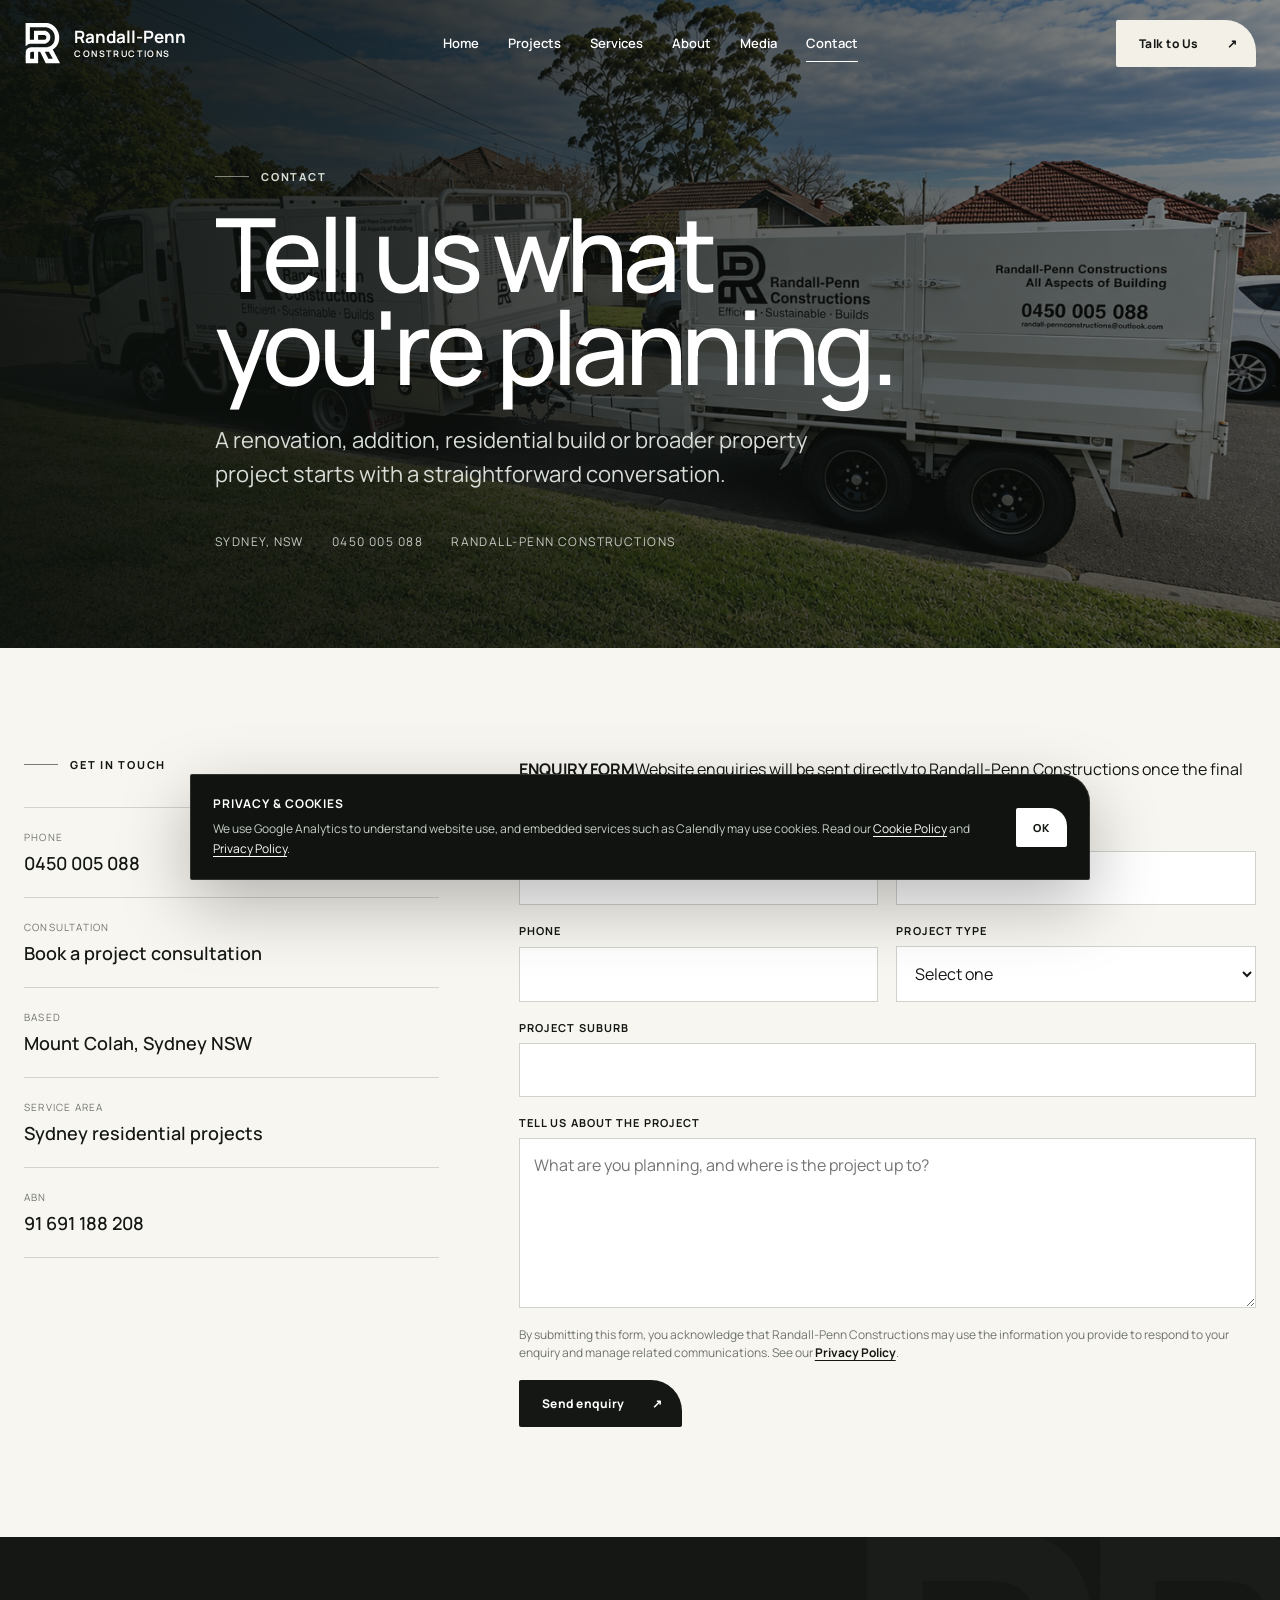
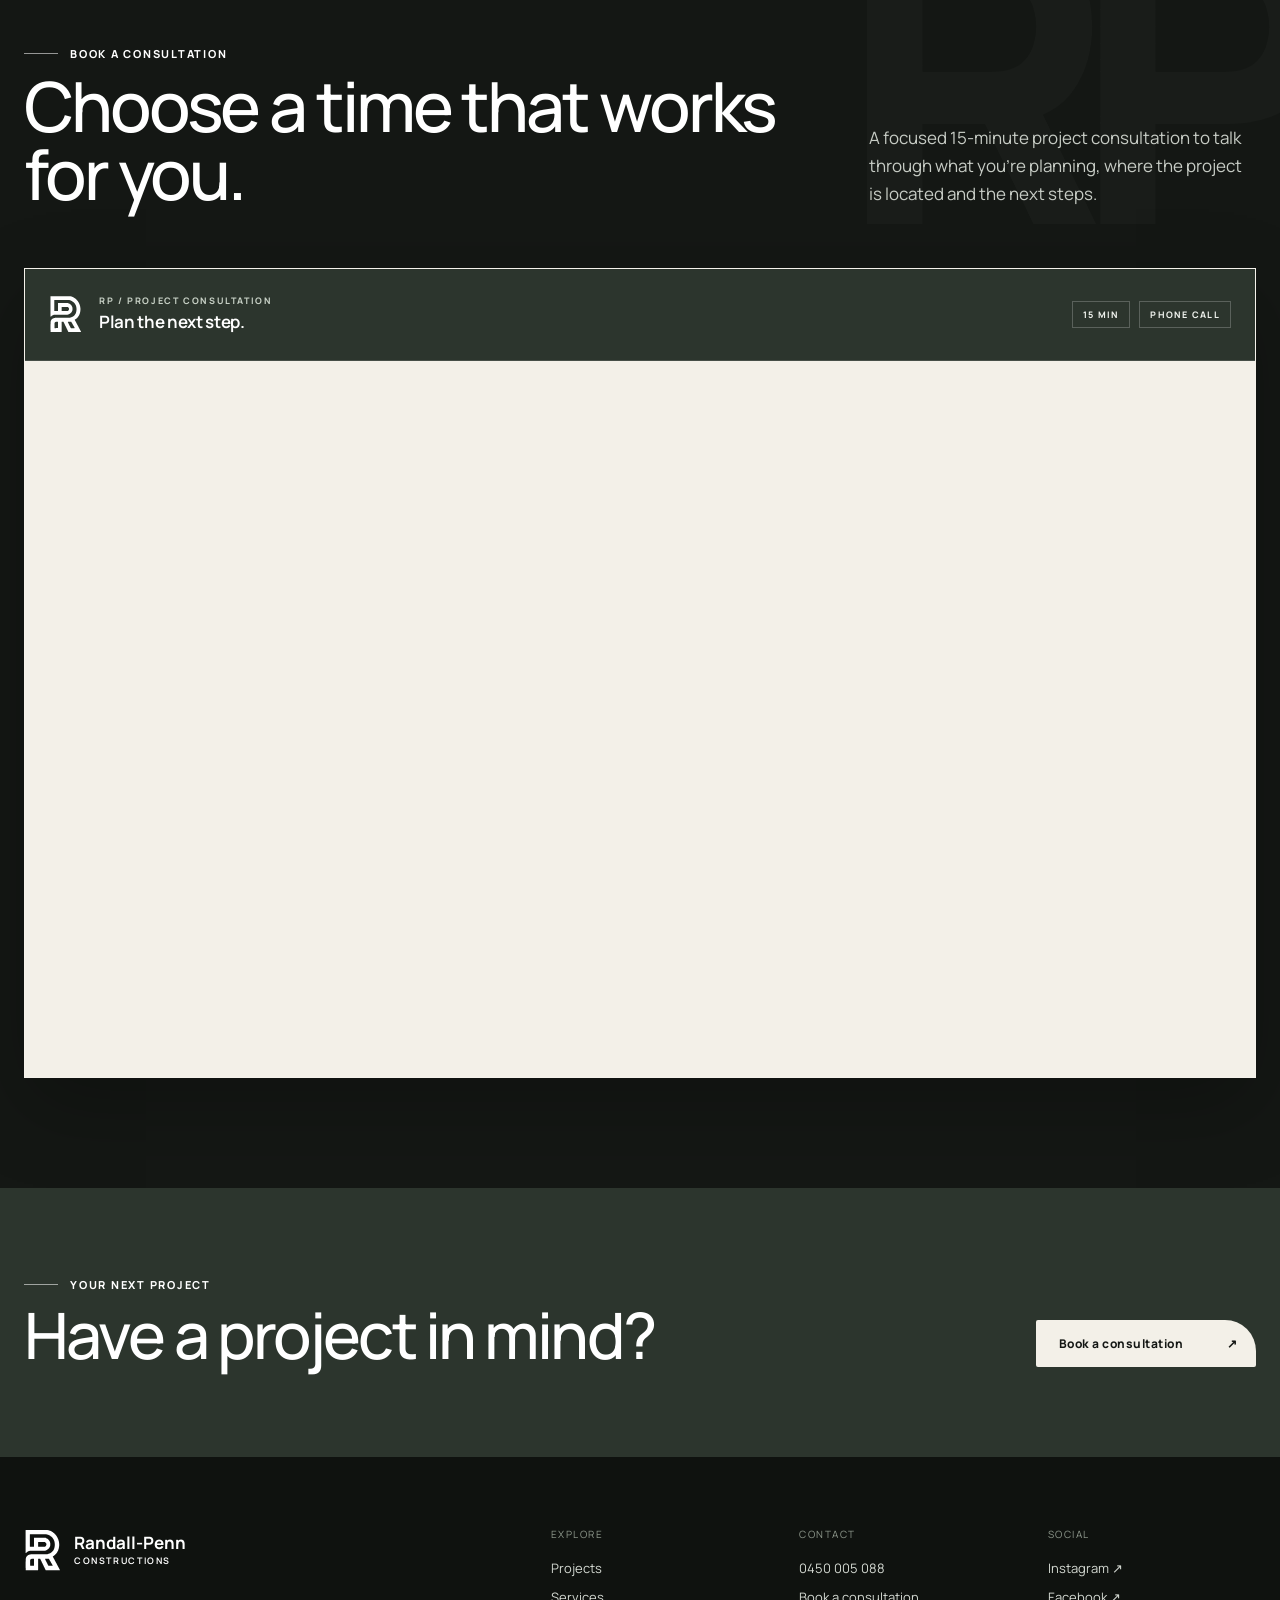
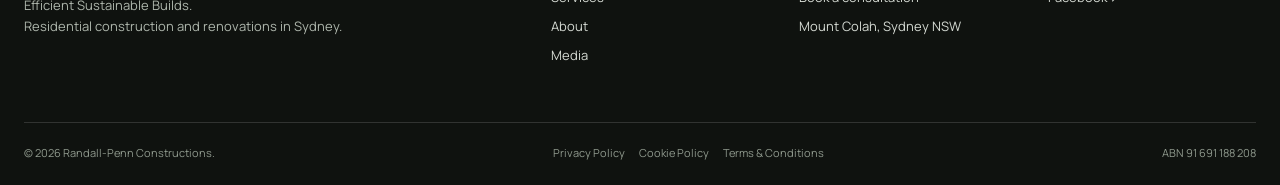
<file: contact.html>
<!doctype html>
<html lang="en-AU">
<head>
<!-- Google tag (gtag.js) -->
<script async src="https://www.googletagmanager.com/gtag/js?id=G-ETXDV4F32J"></script>
<script>
  window.dataLayer = window.dataLayer || [];
  function gtag(){dataLayer.push(arguments);}
  gtag('js', new Date());

  gtag('config', 'G-ETXDV4F32J');
</script>

<meta charset="utf-8">
<meta name="viewport" content="width=device-width,initial-scale=1,viewport-fit=cover">
<title>Contact Randall-Penn Constructions | Sydney Builder</title>
<meta name="description" content="Talk to Randall-Penn Constructions about residential building, renovation, addition, landscaping and carpentry projects across Sydney.">
<meta name="robots" content="index,follow">
<meta name="theme-color" content="#141714">
<link rel="icon" type="image/svg+xml" href="/assets/images/favicon.svg">
<link rel="icon" type="image/png" sizes="32x32" href="/assets/images/favicon-32x32.png">
<link rel="apple-touch-icon" sizes="180x180" href="/assets/images/apple-touch-icon.png">
<link rel="preconnect" href="https://fonts.googleapis.com">
<link rel="preconnect" href="https://fonts.gstatic.com" crossorigin>
<link href="https://fonts.googleapis.com/css2?family=Manrope:wght@400;450;500;550;600;650;700;750;800&display=swap" rel="stylesheet">
<link rel="stylesheet" href="/assets/css/pages.css?v=20261026-cta-contact">
<link rel="stylesheet" href="/assets/css/legal.css?v=20261029">
<script src="/assets/js/legal.js?v=20261029" defer></script>
<script src="/assets/js/pages.js?v=20261026-content" defer></script>

<link rel="canonical" href="https://www.randall-pennconstructions.com.au/contact">
<meta property="og:type" content="website">
<meta property="og:locale" content="en_AU">
<meta property="og:site_name" content="Randall-Penn Constructions">
<meta property="og:title" content="Contact Randall-Penn Constructions | Sydney Builder">
<meta property="og:description" content="Talk to Randall-Penn Constructions about residential building, renovation, addition, landscaping and carpentry projects across Sydney.">
<meta property="og:url" content="https://www.randall-pennconstructions.com.au/contact">
<meta property="og:image" content="https://www.randall-pennconstructions.com.au/assets/images/Randall-Penn%20Constructions%20Truck.png">
<meta name="twitter:card" content="summary_large_image">
</head>
<body>
<header class="site-header"><div class="wrap site-nav"><a class="brand" href="/" aria-label="Randall-Penn Constructions home"><img src="/assets/images/rp-logo-original.svg" alt=""><span>Randall-Penn<small>CONSTRUCTIONS</small></span></a><nav class="nav-links" aria-label="Main navigation"><a href="/">Home</a><a href="/projects">Projects</a><a href="/services">Services</a><a href="/about">About</a><a href="/media">Media</a><a href="/contact" aria-current="page">Contact</a></nav><a class="nav-cta" href="/contact">Talk to Us <span>↗︎</span></a><button class="menu-toggle" type="button" aria-label="Open navigation" aria-expanded="false"><span></span></button></div></header><div class="mobile-menu" aria-hidden="true"><aside class="mobile-panel" aria-label="Mobile navigation"><div class="mobile-head"><a class="brand" href="/"><img src="/assets/images/rp-logo-original.svg" alt=""><span>Randall-Penn<small>CONSTRUCTIONS</small></span></a><button class="menu-close" type="button" aria-label="Close navigation">×</button></div><nav class="mobile-links"><a href="/"><span>Home</span><span>↗︎</span></a><a href="/projects"><span>Projects</span><span>↗︎</span></a><a href="/services"><span>Services</span><span>↗︎</span></a><a href="/about"><span>About</span><span>↗︎</span></a><a href="/media"><span>Media</span><span>↗︎</span></a><a href="/contact"><span>Contact</span><span>↗︎</span></a></nav><div class="mobile-foot"><div class="micro" style="color:#aeb6ac;margin-bottom:15px">Efficient Sustainable Builds</div><a class="btn btn-light" href="/contact">Talk to Us <span>↗︎</span></a></div></aside></div>
<main><section class="page-hero has-image contact-hero"><img class="hero-bg" src="/assets/images/Randall-Penn%20Constructions%20Truck.png" alt="" aria-hidden="true"><div class="wrap hero-inner"><div class="page-kicker micro micro-line">Contact</div><h1>Tell us what<br>you're planning.</h1><p class="lede">A renovation, addition, residential build or broader property project starts with a straightforward conversation.</p><div class="hero-meta"><span>Sydney, NSW</span><span>0450 005 088</span><span>Randall-Penn Constructions</span></div></div></section>
<section class="section"><div class="wrap contact-layout"><div class="reveal"><div class="micro micro-line">Get in touch</div><div class="contact-details"><div class="contact-item"><small>Phone</small><a href="tel:+61450005088">0450 005 088</a></div><div class="contact-item"><small>Consultation</small><a href="#book-consultation">Book a project consultation</a></div><div class="contact-item"><small>Based</small><span>Mount Colah, Sydney NSW</span></div><div class="contact-item"><small>Service area</small><span>Sydney residential projects</span></div><div class="contact-item"><small>ABN</small><span>91 691 188 208</span></div></div></div><div><div class="rp-preview-note reveal"><strong>ENQUIRY FORM</strong><span>Website enquiries will be sent directly to Randall-Penn Constructions once the final business email is connected.</span></div><form class="contact-form reveal" data-enquiry-form><div aria-hidden="true" style="position:absolute;left:-9999px;height:0;overflow:hidden"><label for="companyWebsite">Website</label><input id="companyWebsite" name="companyWebsite" tabindex="-1" autocomplete="off"></div><div class="field"><label for="name">Name</label><input id="name" name="name" autocomplete="name" required></div><div class="field"><label for="email">Email</label><input id="email" name="email" type="email" autocomplete="email" required></div><div class="field"><label for="phone">Phone</label><input id="phone" name="phone" type="tel" autocomplete="tel"></div><div class="field"><label for="type">Project type</label><select id="type" name="projectType"><option value="">Select one</option><option>Residential construction</option><option>Renovation / upgrade</option><option>Extension / addition</option><option>Outdoor living / carpentry</option><option>Other</option></select></div><div class="field full"><label for="suburb">Project suburb</label><input id="suburb" name="suburb" autocomplete="address-level2"></div><div class="field full"><label for="message">Tell us about the project</label><textarea id="message" name="message" required placeholder="What are you planning, and where is the project up to?"></textarea></div><div class="form-note">By submitting this form, you acknowledge that Randall-Penn Constructions may use the information you provide to respond to your enquiry and manage related communications. See our <a href="/privacy-policy">Privacy Policy</a>.</div><div class="form-actions"><button class="btn btn-dark" type="submit">Send enquiry <span>↗︎</span></button><span class="form-status" aria-live="polite"></span></div></form></div></div></section>
<section class="section calendly-section" id="book-consultation">
  <div class="wrap">
    <div class="section-head reveal calendly-heading">
      <div>
        <div class="micro micro-line">Book a consultation</div>
        <h2>Choose a time that works for you.</h2>
      </div>
      <p>A focused 15-minute project consultation to talk through what you’re planning, where the project is located and the next steps.</p>
    </div>
    <div class="calendly-card reveal">
      <div class="calendly-brandbar">
        <div class="calendly-brand">
          <img src="/assets/images/rp-logo-original.svg" alt="" aria-hidden="true">
          <div><span>RP / PROJECT CONSULTATION</span><strong>Plan the next step.</strong></div>
        </div>
        <div class="calendly-meta"><span>15 MIN</span><span>PHONE CALL</span></div>
      </div>
      <div class="calendly-shell">
        <div class="calendly-inline-widget" data-url="https://calendly.com/constructionsloganrandallpenn/consultation?hide_gdpr_banner=1&amp;background_color=f3f0e8&amp;text_color=141714&amp;primary_color=2c352d" style="min-width:320px;height:700px;"></div>
      </div>
    </div>
  </div>
</section></main>
<section class="cta-band"><div class="wrap cta-inner"><div><div class="micro micro-line">Your next project</div><h2>Have a project in mind?</h2></div><a class="btn btn-light" href="#book-consultation">Book a consultation <span>↗︎</span></a></div></section><footer class="site-footer"><div class="wrap"><div class="footer-grid"><div class="footer-brand"><a class="brand" href="/"><img src="/assets/images/rp-logo-original.svg" alt=""><span>Randall-Penn<small>CONSTRUCTIONS</small></span></a><p>Efficient Sustainable Builds.<br>Residential construction and renovations in Sydney.</p></div><div><div class="foot-title">Explore</div><div class="foot-links"><a href="/projects">Projects</a><a href="/services">Services</a><a href="/about">About</a><a href="/media">Media</a></div></div><div><div class="foot-title">Contact</div><div class="foot-links"><a href="tel:+61450005088">0450 005 088</a><a href="#book-consultation">Book a consultation</a><span>Mount Colah, Sydney NSW</span></div></div><div><div class="foot-title">Social</div><div class="foot-links"><a href="https://www.instagram.com/randallpennconstructions/" target="_blank" rel="noopener">Instagram ↗︎</a><a href="https://www.facebook.com/RandallPennConstructions/" target="_blank" rel="noopener">Facebook ↗︎</a></div></div></div><div class="footer-base"><span>© <span data-year>2026</span> Randall-Penn Constructions.</span><span class="footer-legal" aria-label="Legal links"><a href="/privacy-policy">Privacy Policy</a><a href="/cookie-policy">Cookie Policy</a><a href="/terms-and-conditions">Terms &amp; Conditions</a></span><span>ABN 91 691 188 208</span></div></div></footer>
<script src="https://assets.calendly.com/assets/external/widget.js" async></script>
</body>
</html>
</file>
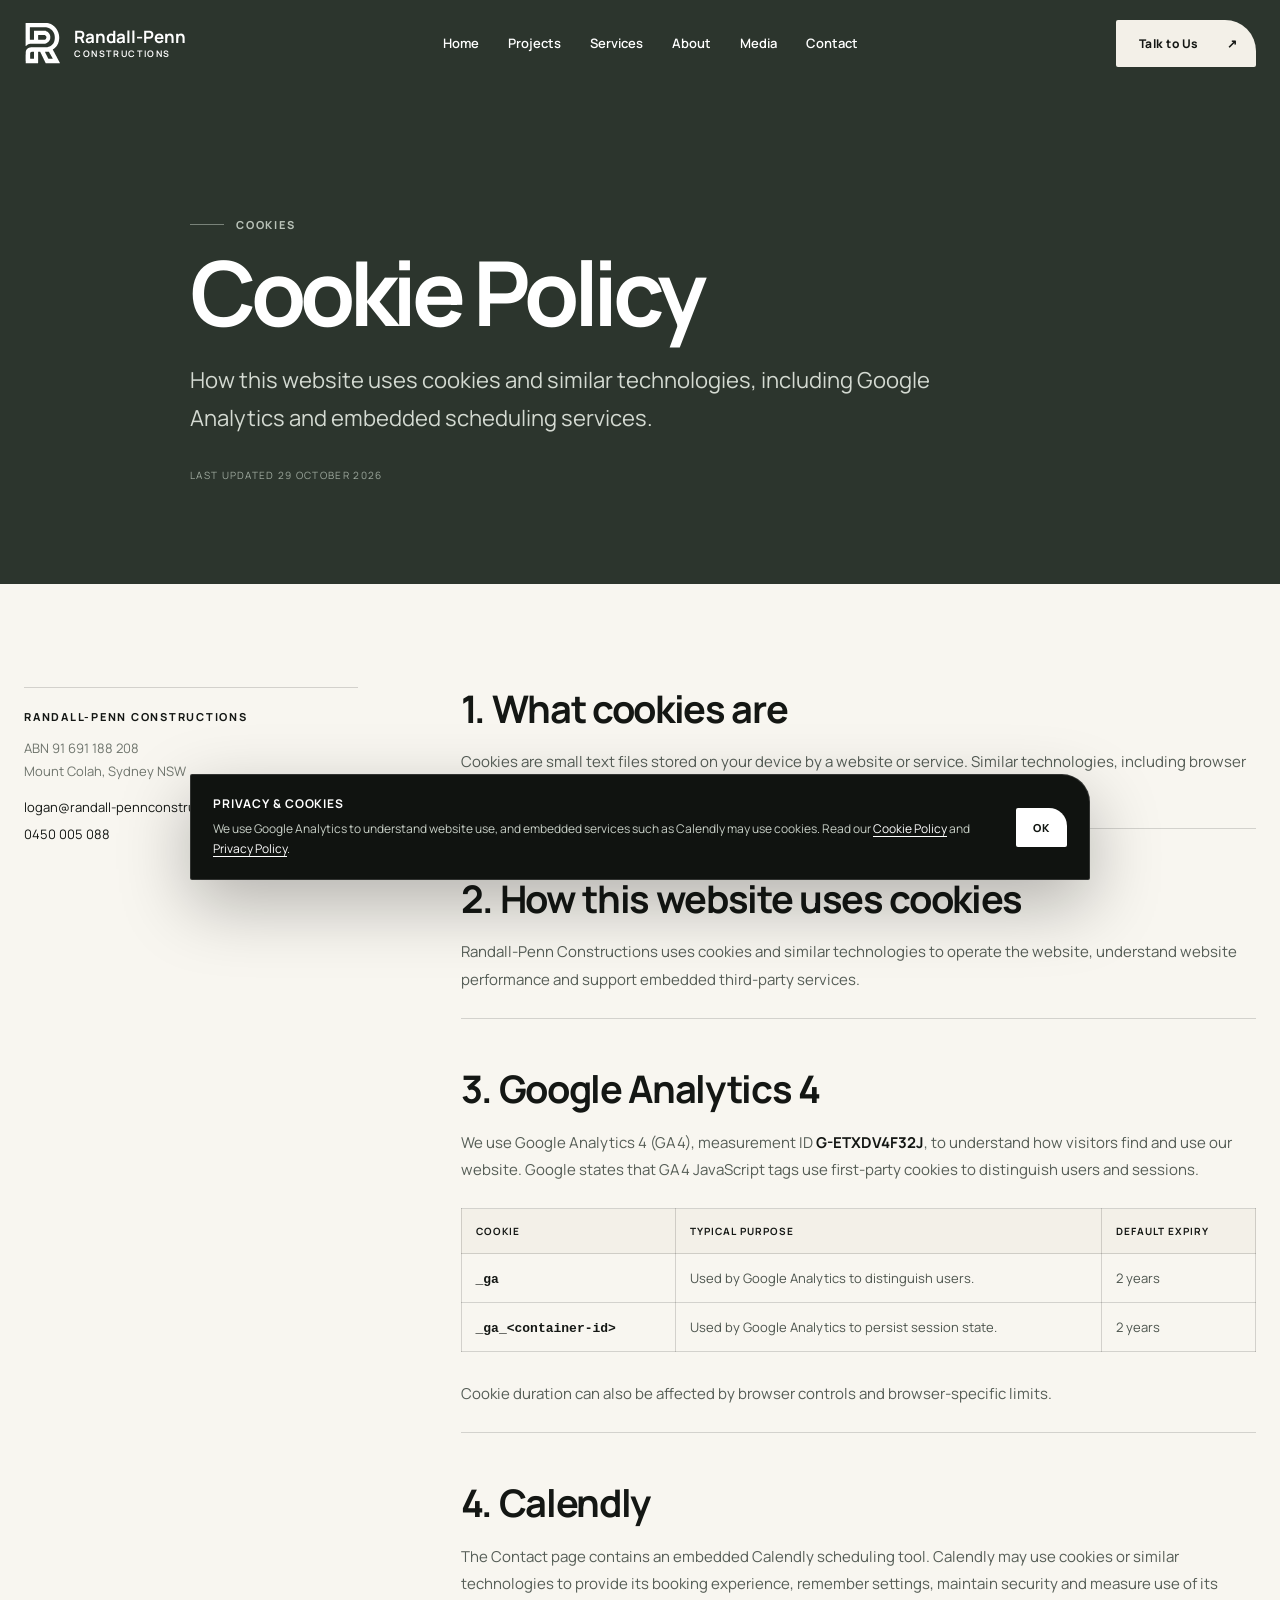
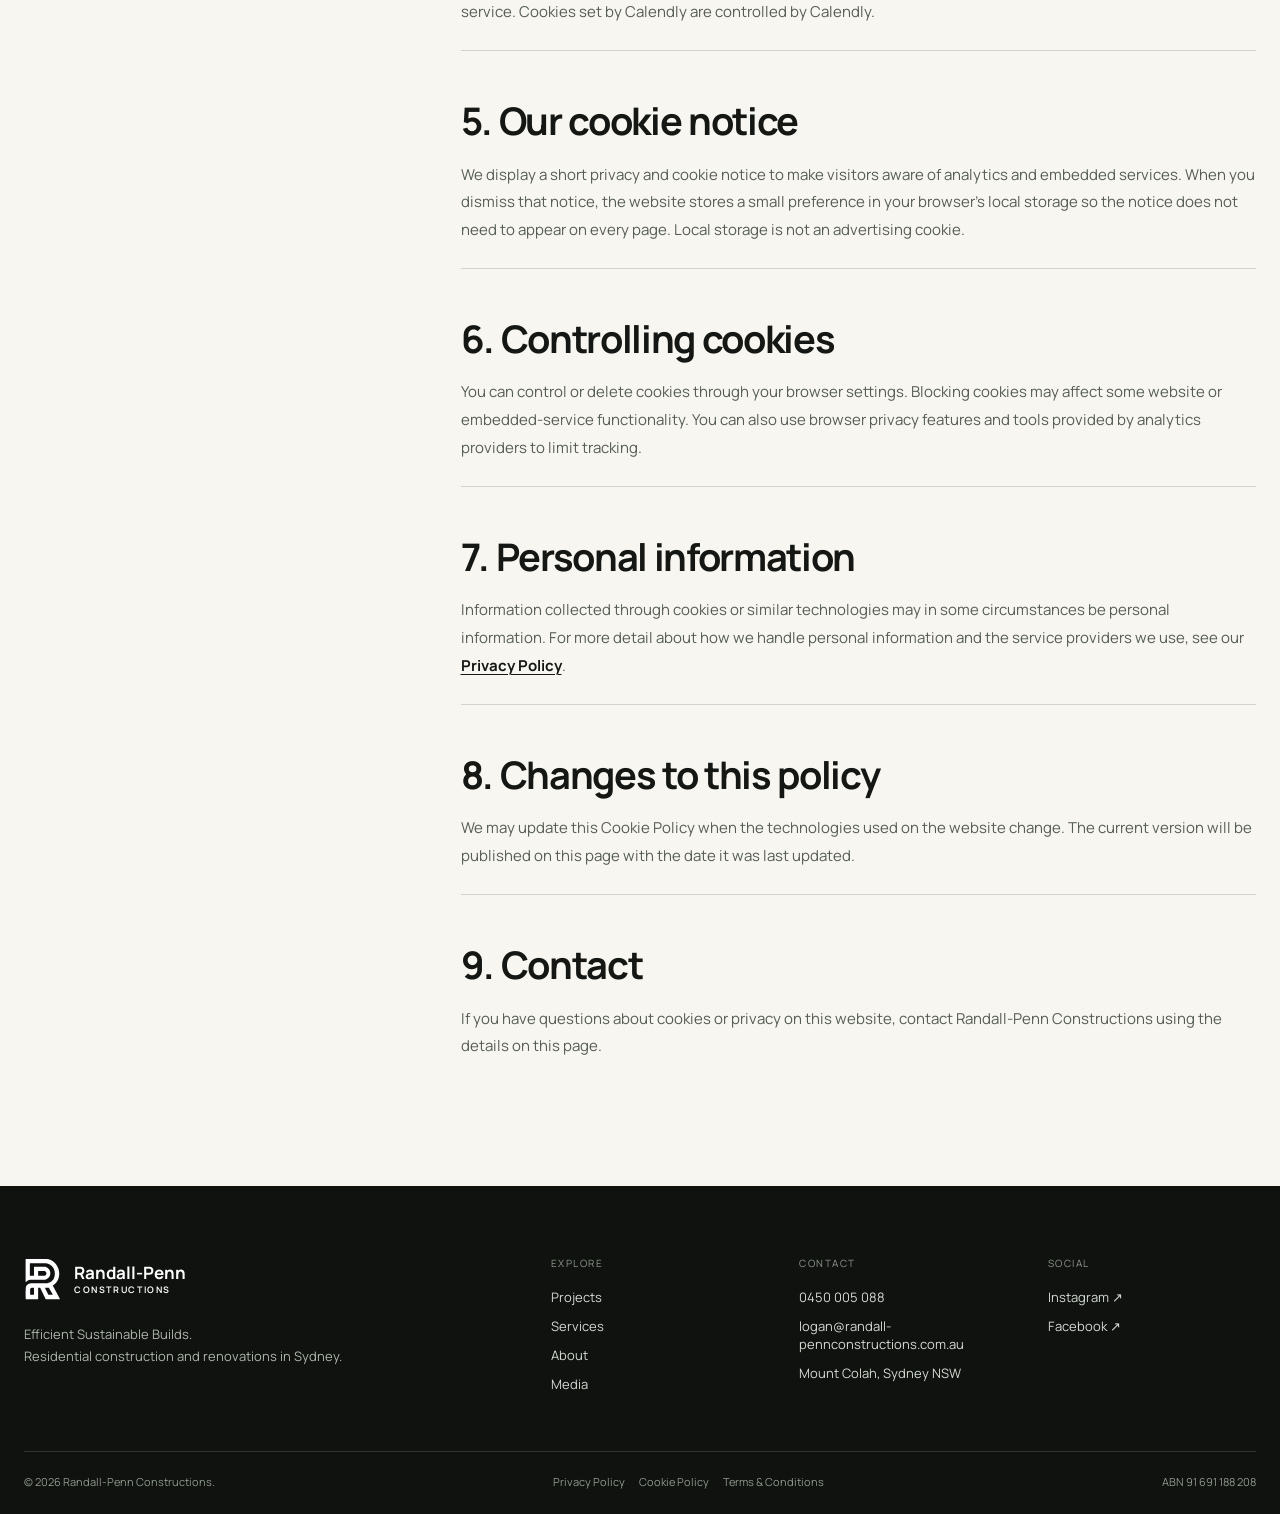
<file: cookie-policy.html>
<!doctype html>
<html lang="en-AU">
<head>
<!-- Google tag (gtag.js) -->
<script async src="https://www.googletagmanager.com/gtag/js?id=G-ETXDV4F32J"></script>
<script>
  window.dataLayer = window.dataLayer || [];
  function gtag(){dataLayer.push(arguments);}
  gtag('js', new Date());

  gtag('config', 'G-ETXDV4F32J');
</script>
<meta charset="utf-8">
<meta name="viewport" content="width=device-width,initial-scale=1,viewport-fit=cover">
<title>Cookie Policy | Randall-Penn Constructions</title>
<meta name="description" content="Information about cookies, Google Analytics and embedded services used on the Randall-Penn Constructions website.">
<meta name="robots" content="index,follow">
<meta name="theme-color" content="#141714">
<link rel="icon" type="image/svg+xml" href="/assets/images/favicon.svg">
<link rel="icon" type="image/png" sizes="32x32" href="/assets/images/favicon-32x32.png">
<link rel="apple-touch-icon" sizes="180x180" href="/assets/images/apple-touch-icon.png">
<link rel="preconnect" href="https://fonts.googleapis.com">
<link rel="preconnect" href="https://fonts.gstatic.com" crossorigin>
<link href="https://fonts.googleapis.com/css2?family=Manrope:wght@400;450;500;550;600;650;700;750;800&display=swap" rel="stylesheet">
<link rel="stylesheet" href="/assets/css/pages.css?v=20261029-legal">
<link rel="stylesheet" href="/assets/css/legal.css?v=20261029">
<script src="/assets/js/legal.js?v=20261029" defer></script>
<script src="/assets/js/pages.js?v=20261029-legal" defer></script>
<link rel="canonical" href="https://www.randall-pennconstructions.com.au/cookie-policy">
<meta property="og:type" content="website">
<meta property="og:locale" content="en_AU">
<meta property="og:site_name" content="Randall-Penn Constructions">
<meta property="og:title" content="Cookie Policy | Randall-Penn Constructions">
<meta property="og:description" content="Information about cookies, Google Analytics and embedded services used on the Randall-Penn Constructions website.">
<meta property="og:url" content="https://www.randall-pennconstructions.com.au/cookie-policy">
<meta name="twitter:card" content="summary">
</head>
<body>
<header class="site-header"><div class="wrap site-nav"><a class="brand" href="/" aria-label="Randall-Penn Constructions home"><img src="/assets/images/rp-logo-original.svg" alt=""><span>Randall-Penn<small>CONSTRUCTIONS</small></span></a><nav class="nav-links" aria-label="Main navigation"><a href="/">Home</a><a href="/projects">Projects</a><a href="/services">Services</a><a href="/about">About</a><a href="/media">Media</a><a href="/contact">Contact</a></nav><a class="nav-cta" href="/contact">Talk to Us <span>↗︎</span></a><button class="menu-toggle" type="button" aria-label="Open navigation" aria-expanded="false"><span></span></button></div></header><div class="mobile-menu" aria-hidden="true"><aside class="mobile-panel" aria-label="Mobile navigation"><div class="mobile-head"><a class="brand" href="/"><img src="/assets/images/rp-logo-original.svg" alt=""><span>Randall-Penn<small>CONSTRUCTIONS</small></span></a><button class="menu-close" type="button" aria-label="Close navigation">×</button></div><nav class="mobile-links"><a href="/"><span>Home</span><span>↗︎</span></a><a href="/projects"><span>Projects</span><span>↗︎</span></a><a href="/services"><span>Services</span><span>↗︎</span></a><a href="/about"><span>About</span><span>↗︎</span></a><a href="/media"><span>Media</span><span>↗︎</span></a><a href="/contact"><span>Contact</span><span>↗︎</span></a></nav><div class="mobile-foot"><div class="micro" style="color:#aeb6ac;margin-bottom:15px">Efficient Sustainable Builds</div><a class="btn btn-light cta-shape" href="/contact">Talk to Us <span>↗︎</span></a></div></aside></div>
<main>
<section class="legal-hero"><div class="wrap legal-hero-inner"><div class="micro micro-line">Cookies</div><h1>Cookie Policy</h1><p>How this website uses cookies and similar technologies, including Google Analytics and embedded scheduling services.</p><div class="legal-updated">Last updated 29 October 2026</div></div></section>
<section class="legal-section"><div class="wrap legal-layout"><aside class="legal-side"><div class="micro">Randall-Penn Constructions</div><p>ABN 91 691 188 208<br>Mount Colah, Sydney NSW</p><a href="mailto:logan@randall-pennconstructions.com.au">logan@randall-pennconstructions.com.au</a><a href="tel:+61450005088">0450 005 088</a></aside><article class="legal-copy">
<h2>1. What cookies are</h2>
<p>Cookies are small text files stored on your device by a website or service. Similar technologies, including browser local storage, can also be used to remember settings or support website functionality.</p>
<h2>2. How this website uses cookies</h2>
<p>Randall-Penn Constructions uses cookies and similar technologies to operate the website, understand website performance and support embedded third-party services.</p>
<h2>3. Google Analytics 4</h2>
<p>We use Google Analytics 4 (GA4), measurement ID <strong>G-ETXDV4F32J</strong>, to understand how visitors find and use our website. Google states that GA4 JavaScript tags use first-party cookies to distinguish users and sessions.</p>
<div class="legal-table-wrap"><table class="legal-table"><thead><tr><th>Cookie</th><th>Typical purpose</th><th>Default expiry</th></tr></thead><tbody><tr><td><code>_ga</code></td><td>Used by Google Analytics to distinguish users.</td><td>2 years</td></tr><tr><td><code>_ga_&lt;container-id&gt;</code></td><td>Used by Google Analytics to persist session state.</td><td>2 years</td></tr></tbody></table></div>
<p>Cookie duration can also be affected by browser controls and browser-specific limits.</p>
<h2>4. Calendly</h2>
<p>The Contact page contains an embedded Calendly scheduling tool. Calendly may use cookies or similar technologies to provide its booking experience, remember settings, maintain security and measure use of its service. Cookies set by Calendly are controlled by Calendly.</p>
<h2>5. Our cookie notice</h2>
<p>We display a short privacy and cookie notice to make visitors aware of analytics and embedded services. When you dismiss that notice, the website stores a small preference in your browser's local storage so the notice does not need to appear on every page. Local storage is not an advertising cookie.</p>
<h2>6. Controlling cookies</h2>
<p>You can control or delete cookies through your browser settings. Blocking cookies may affect some website or embedded-service functionality. You can also use browser privacy features and tools provided by analytics providers to limit tracking.</p>
<h2>7. Personal information</h2>
<p>Information collected through cookies or similar technologies may in some circumstances be personal information. For more detail about how we handle personal information and the service providers we use, see our <a href="/privacy-policy">Privacy Policy</a>.</p>
<h2>8. Changes to this policy</h2>
<p>We may update this Cookie Policy when the technologies used on the website change. The current version will be published on this page with the date it was last updated.</p>
<h2>9. Contact</h2>
<p>If you have questions about cookies or privacy on this website, contact Randall-Penn Constructions using the details on this page.</p>
</article></div></section>
</main>
<footer class="site-footer"><div class="wrap"><div class="footer-grid"><div class="footer-brand"><a class="brand" href="/"><img src="/assets/images/rp-logo-original.svg" alt=""><span>Randall-Penn<small>CONSTRUCTIONS</small></span></a><p>Efficient Sustainable Builds.<br>Residential construction and renovations in Sydney.</p></div><div><div class="foot-title">Explore</div><div class="foot-links"><a href="/projects">Projects</a><a href="/services">Services</a><a href="/about">About</a><a href="/media">Media</a></div></div><div><div class="foot-title">Contact</div><div class="foot-links"><a href="tel:+61450005088">0450 005 088</a><a href="mailto:logan@randall-pennconstructions.com.au">logan@randall-pennconstructions.com.au</a><span>Mount Colah, Sydney NSW</span></div></div><div><div class="foot-title">Social</div><div class="foot-links"><a href="https://www.instagram.com/randallpennconstructions/" target="_blank" rel="noopener">Instagram ↗︎</a><a href="https://www.facebook.com/RandallPennConstructions/" target="_blank" rel="noopener">Facebook ↗︎</a></div></div></div><div class="footer-base"><span>© <span data-year>2026</span> Randall-Penn Constructions.</span><span class="footer-legal" aria-label="Legal links"><a href="/privacy-policy">Privacy Policy</a><a href="/cookie-policy">Cookie Policy</a><a href="/terms-and-conditions">Terms &amp; Conditions</a></span><span>ABN 91 691 188 208</span></div></div></footer>
</body>
</html>
</file>
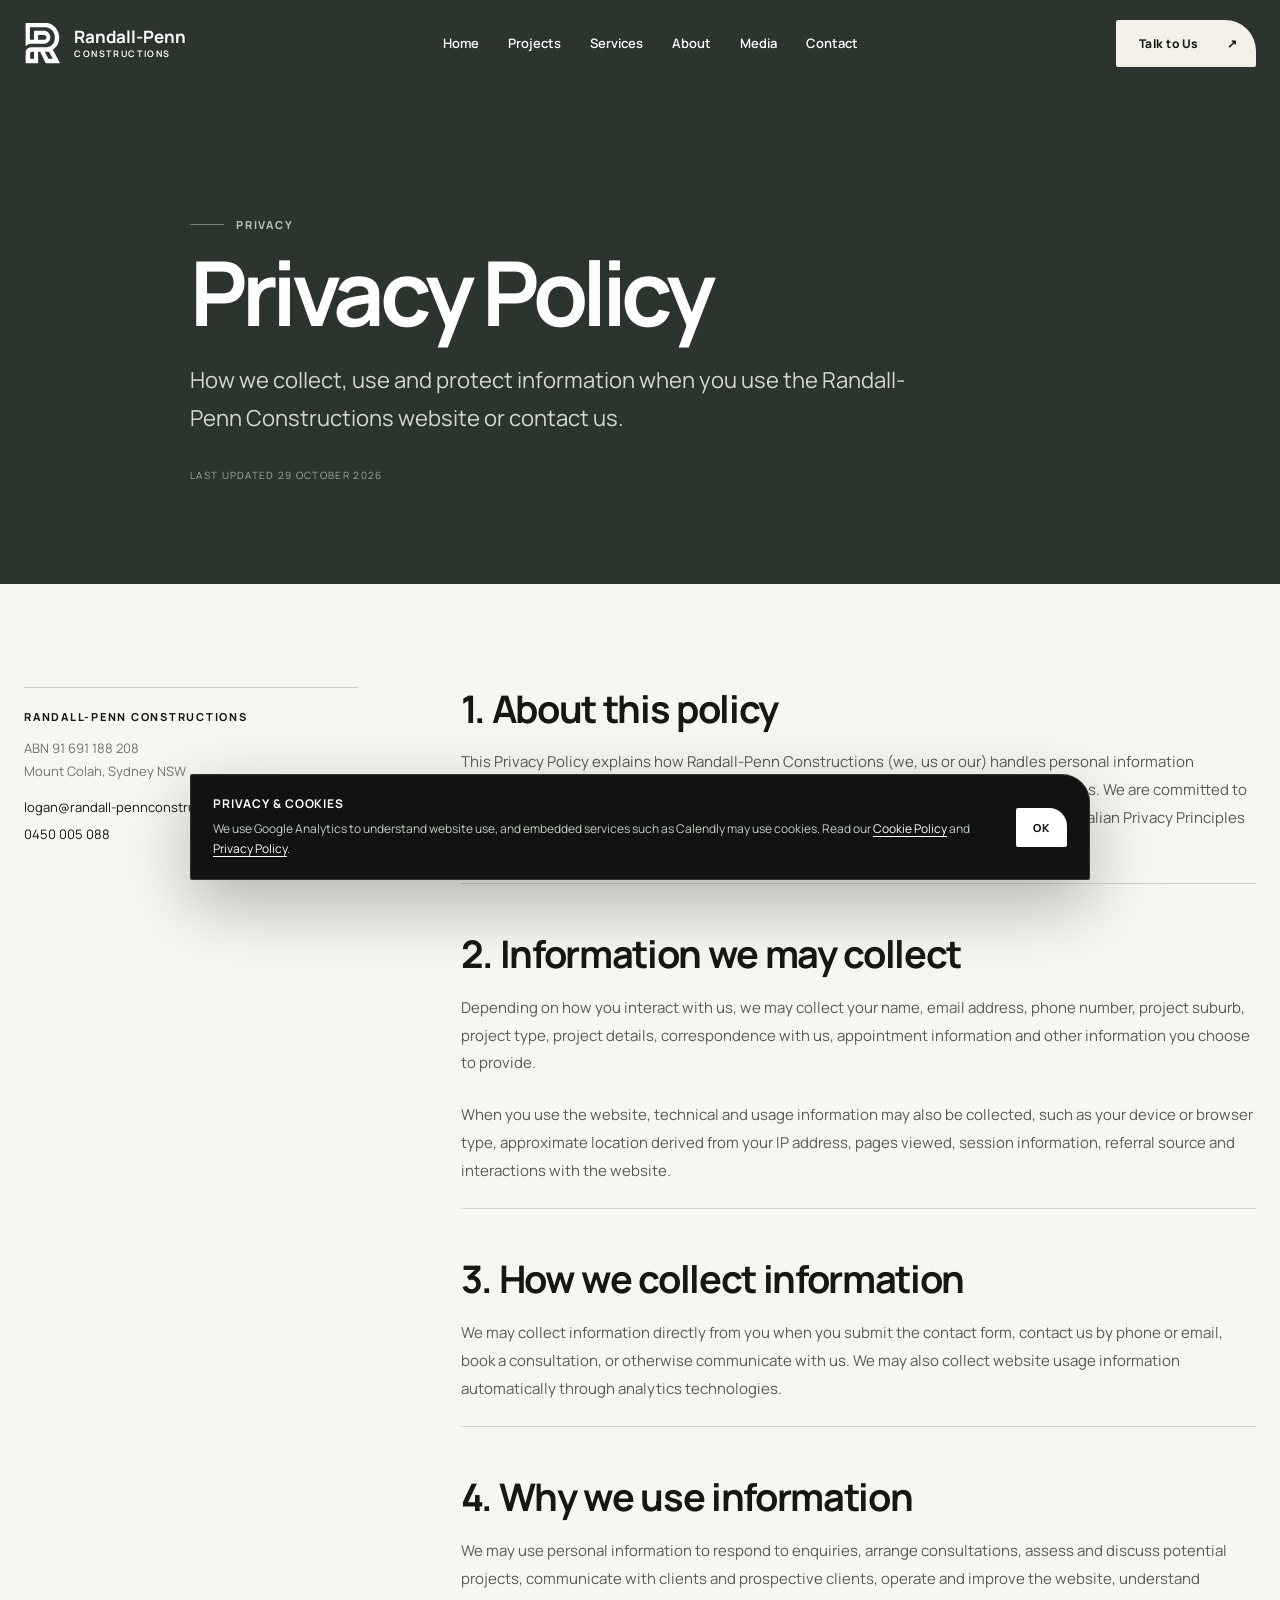
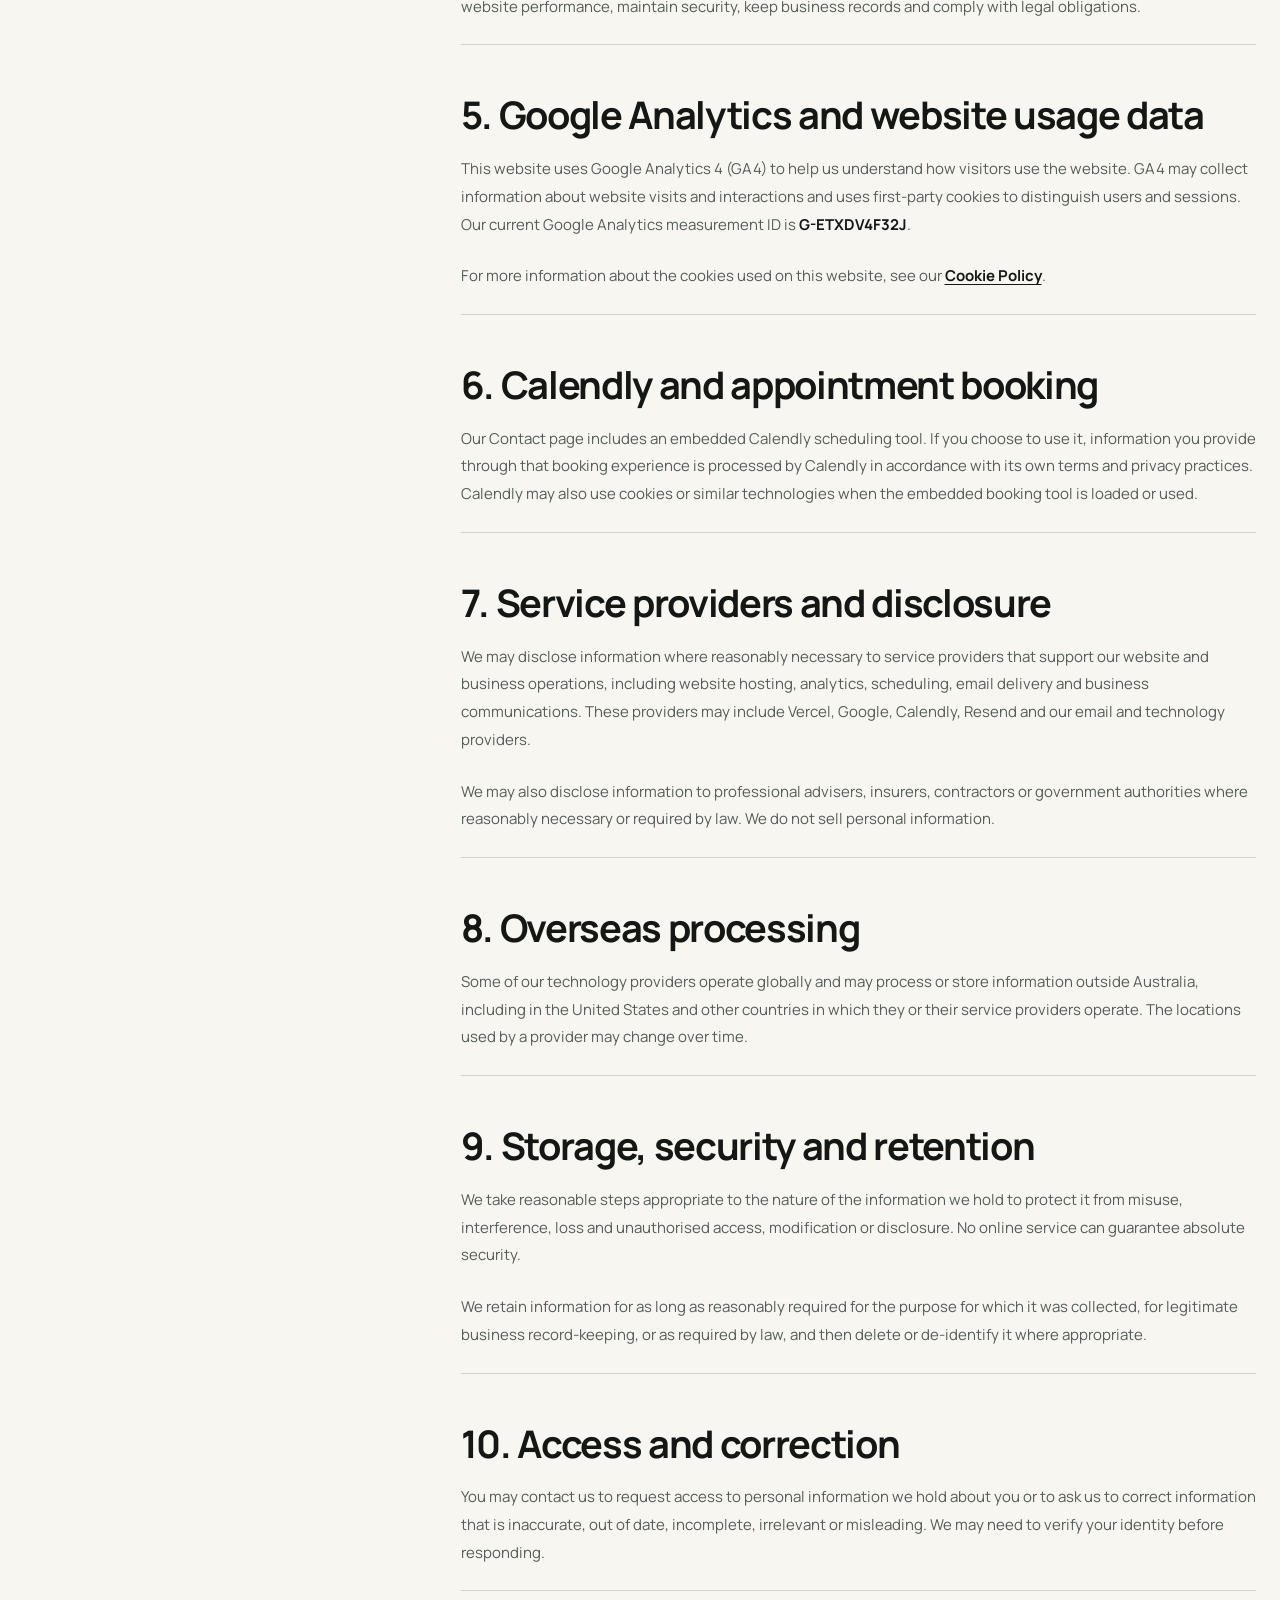
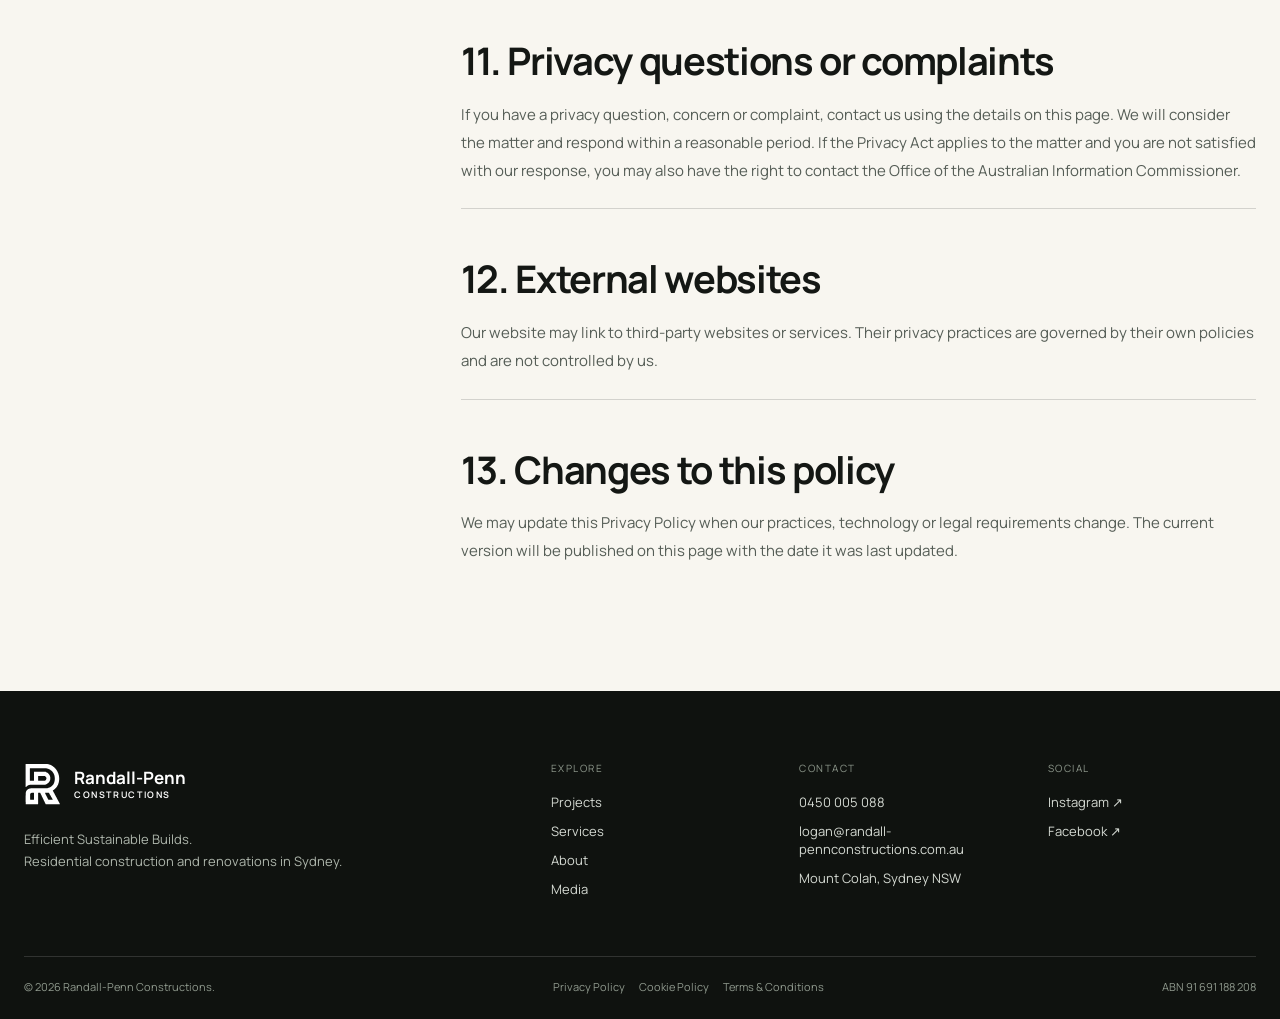
<file: privacy-policy.html>
<!doctype html>
<html lang="en-AU">
<head>
<!-- Google tag (gtag.js) -->
<script async src="https://www.googletagmanager.com/gtag/js?id=G-ETXDV4F32J"></script>
<script>
  window.dataLayer = window.dataLayer || [];
  function gtag(){dataLayer.push(arguments);}
  gtag('js', new Date());

  gtag('config', 'G-ETXDV4F32J');
</script>
<meta charset="utf-8">
<meta name="viewport" content="width=device-width,initial-scale=1,viewport-fit=cover">
<title>Privacy Policy | Randall-Penn Constructions</title>
<meta name="description" content="How Randall-Penn Constructions handles personal information collected through its website, enquiries, analytics and booking tools.">
<meta name="robots" content="index,follow">
<meta name="theme-color" content="#141714">
<link rel="icon" type="image/svg+xml" href="/assets/images/favicon.svg">
<link rel="icon" type="image/png" sizes="32x32" href="/assets/images/favicon-32x32.png">
<link rel="apple-touch-icon" sizes="180x180" href="/assets/images/apple-touch-icon.png">
<link rel="preconnect" href="https://fonts.googleapis.com">
<link rel="preconnect" href="https://fonts.gstatic.com" crossorigin>
<link href="https://fonts.googleapis.com/css2?family=Manrope:wght@400;450;500;550;600;650;700;750;800&display=swap" rel="stylesheet">
<link rel="stylesheet" href="/assets/css/pages.css?v=20261029-legal">
<link rel="stylesheet" href="/assets/css/legal.css?v=20261029">
<script src="/assets/js/legal.js?v=20261029" defer></script>
<script src="/assets/js/pages.js?v=20261029-legal" defer></script>
<link rel="canonical" href="https://www.randall-pennconstructions.com.au/privacy-policy">
<meta property="og:type" content="website">
<meta property="og:locale" content="en_AU">
<meta property="og:site_name" content="Randall-Penn Constructions">
<meta property="og:title" content="Privacy Policy | Randall-Penn Constructions">
<meta property="og:description" content="How Randall-Penn Constructions handles personal information collected through its website, enquiries, analytics and booking tools.">
<meta property="og:url" content="https://www.randall-pennconstructions.com.au/privacy-policy">
<meta name="twitter:card" content="summary">
</head>
<body>
<header class="site-header"><div class="wrap site-nav"><a class="brand" href="/" aria-label="Randall-Penn Constructions home"><img src="/assets/images/rp-logo-original.svg" alt=""><span>Randall-Penn<small>CONSTRUCTIONS</small></span></a><nav class="nav-links" aria-label="Main navigation"><a href="/">Home</a><a href="/projects">Projects</a><a href="/services">Services</a><a href="/about">About</a><a href="/media">Media</a><a href="/contact">Contact</a></nav><a class="nav-cta" href="/contact">Talk to Us <span>↗︎</span></a><button class="menu-toggle" type="button" aria-label="Open navigation" aria-expanded="false"><span></span></button></div></header><div class="mobile-menu" aria-hidden="true"><aside class="mobile-panel" aria-label="Mobile navigation"><div class="mobile-head"><a class="brand" href="/"><img src="/assets/images/rp-logo-original.svg" alt=""><span>Randall-Penn<small>CONSTRUCTIONS</small></span></a><button class="menu-close" type="button" aria-label="Close navigation">×</button></div><nav class="mobile-links"><a href="/"><span>Home</span><span>↗︎</span></a><a href="/projects"><span>Projects</span><span>↗︎</span></a><a href="/services"><span>Services</span><span>↗︎</span></a><a href="/about"><span>About</span><span>↗︎</span></a><a href="/media"><span>Media</span><span>↗︎</span></a><a href="/contact"><span>Contact</span><span>↗︎</span></a></nav><div class="mobile-foot"><div class="micro" style="color:#aeb6ac;margin-bottom:15px">Efficient Sustainable Builds</div><a class="btn btn-light cta-shape" href="/contact">Talk to Us <span>↗︎</span></a></div></aside></div>
<main>
<section class="legal-hero"><div class="wrap legal-hero-inner"><div class="micro micro-line">Privacy</div><h1>Privacy Policy</h1><p>How we collect, use and protect information when you use the Randall-Penn Constructions website or contact us.</p><div class="legal-updated">Last updated 29 October 2026</div></div></section>
<section class="legal-section"><div class="wrap legal-layout"><aside class="legal-side"><div class="micro">Randall-Penn Constructions</div><p>ABN 91 691 188 208<br>Mount Colah, Sydney NSW</p><a href="mailto:logan@randall-pennconstructions.com.au">logan@randall-pennconstructions.com.au</a><a href="tel:+61450005088">0450 005 088</a></aside><article class="legal-copy">
<h2>1. About this policy</h2>
<p>This Privacy Policy explains how Randall-Penn Constructions (we, us or our) handles personal information collected through this website and in connection with website enquiries and consultations. We are committed to handling personal information responsibly. Where the <em>Privacy Act 1988</em> (Cth) and the Australian Privacy Principles apply to us, we handle personal information in accordance with those requirements.</p>
<h2>2. Information we may collect</h2>
<p>Depending on how you interact with us, we may collect your name, email address, phone number, project suburb, project type, project details, correspondence with us, appointment information and other information you choose to provide.</p>
<p>When you use the website, technical and usage information may also be collected, such as your device or browser type, approximate location derived from your IP address, pages viewed, session information, referral source and interactions with the website.</p>
<h2>3. How we collect information</h2>
<p>We may collect information directly from you when you submit the contact form, contact us by phone or email, book a consultation, or otherwise communicate with us. We may also collect website usage information automatically through analytics technologies.</p>
<h2>4. Why we use information</h2>
<p>We may use personal information to respond to enquiries, arrange consultations, assess and discuss potential projects, communicate with clients and prospective clients, operate and improve the website, understand website performance, maintain security, keep business records and comply with legal obligations.</p>
<h2>5. Google Analytics and website usage data</h2>
<p>This website uses Google Analytics 4 (GA4) to help us understand how visitors use the website. GA4 may collect information about website visits and interactions and uses first-party cookies to distinguish users and sessions. Our current Google Analytics measurement ID is <strong>G-ETXDV4F32J</strong>.</p>
<p>For more information about the cookies used on this website, see our <a href="/cookie-policy">Cookie Policy</a>.</p>
<h2>6. Calendly and appointment booking</h2>
<p>Our Contact page includes an embedded Calendly scheduling tool. If you choose to use it, information you provide through that booking experience is processed by Calendly in accordance with its own terms and privacy practices. Calendly may also use cookies or similar technologies when the embedded booking tool is loaded or used.</p>
<h2>7. Service providers and disclosure</h2>
<p>We may disclose information where reasonably necessary to service providers that support our website and business operations, including website hosting, analytics, scheduling, email delivery and business communications. These providers may include Vercel, Google, Calendly, Resend and our email and technology providers.</p>
<p>We may also disclose information to professional advisers, insurers, contractors or government authorities where reasonably necessary or required by law. We do not sell personal information.</p>
<h2>8. Overseas processing</h2>
<p>Some of our technology providers operate globally and may process or store information outside Australia, including in the United States and other countries in which they or their service providers operate. The locations used by a provider may change over time.</p>
<h2>9. Storage, security and retention</h2>
<p>We take reasonable steps appropriate to the nature of the information we hold to protect it from misuse, interference, loss and unauthorised access, modification or disclosure. No online service can guarantee absolute security.</p>
<p>We retain information for as long as reasonably required for the purpose for which it was collected, for legitimate business record-keeping, or as required by law, and then delete or de-identify it where appropriate.</p>
<h2>10. Access and correction</h2>
<p>You may contact us to request access to personal information we hold about you or to ask us to correct information that is inaccurate, out of date, incomplete, irrelevant or misleading. We may need to verify your identity before responding.</p>
<h2>11. Privacy questions or complaints</h2>
<p>If you have a privacy question, concern or complaint, contact us using the details on this page. We will consider the matter and respond within a reasonable period. If the Privacy Act applies to the matter and you are not satisfied with our response, you may also have the right to contact the Office of the Australian Information Commissioner.</p>
<h2>12. External websites</h2>
<p>Our website may link to third-party websites or services. Their privacy practices are governed by their own policies and are not controlled by us.</p>
<h2>13. Changes to this policy</h2>
<p>We may update this Privacy Policy when our practices, technology or legal requirements change. The current version will be published on this page with the date it was last updated.</p>
</article></div></section>
</main>
<footer class="site-footer"><div class="wrap"><div class="footer-grid"><div class="footer-brand"><a class="brand" href="/"><img src="/assets/images/rp-logo-original.svg" alt=""><span>Randall-Penn<small>CONSTRUCTIONS</small></span></a><p>Efficient Sustainable Builds.<br>Residential construction and renovations in Sydney.</p></div><div><div class="foot-title">Explore</div><div class="foot-links"><a href="/projects">Projects</a><a href="/services">Services</a><a href="/about">About</a><a href="/media">Media</a></div></div><div><div class="foot-title">Contact</div><div class="foot-links"><a href="tel:+61450005088">0450 005 088</a><a href="mailto:logan@randall-pennconstructions.com.au">logan@randall-pennconstructions.com.au</a><span>Mount Colah, Sydney NSW</span></div></div><div><div class="foot-title">Social</div><div class="foot-links"><a href="https://www.instagram.com/randallpennconstructions/" target="_blank" rel="noopener">Instagram ↗︎</a><a href="https://www.facebook.com/RandallPennConstructions/" target="_blank" rel="noopener">Facebook ↗︎</a></div></div></div><div class="footer-base"><span>© <span data-year>2026</span> Randall-Penn Constructions.</span><span class="footer-legal" aria-label="Legal links"><a href="/privacy-policy">Privacy Policy</a><a href="/cookie-policy">Cookie Policy</a><a href="/terms-and-conditions">Terms &amp; Conditions</a></span><span>ABN 91 691 188 208</span></div></div></footer>
</body>
</html>
</file>
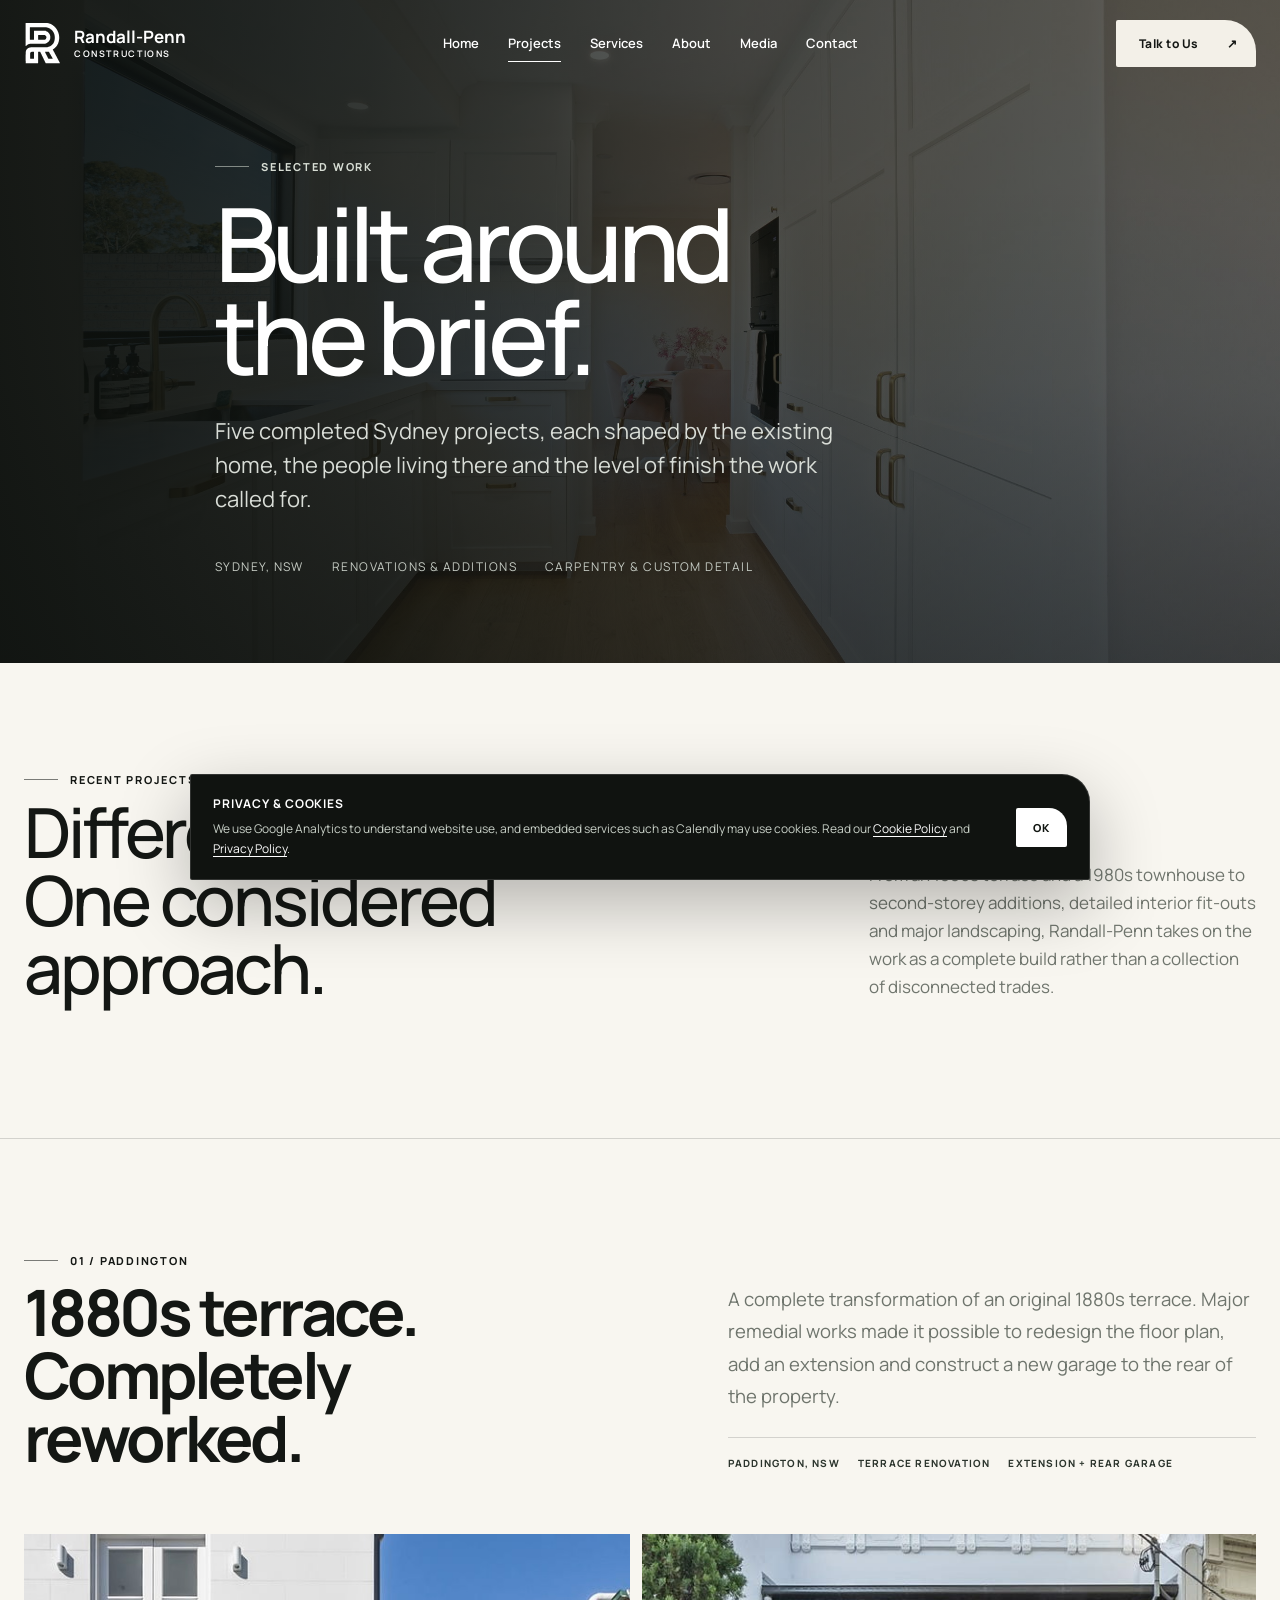
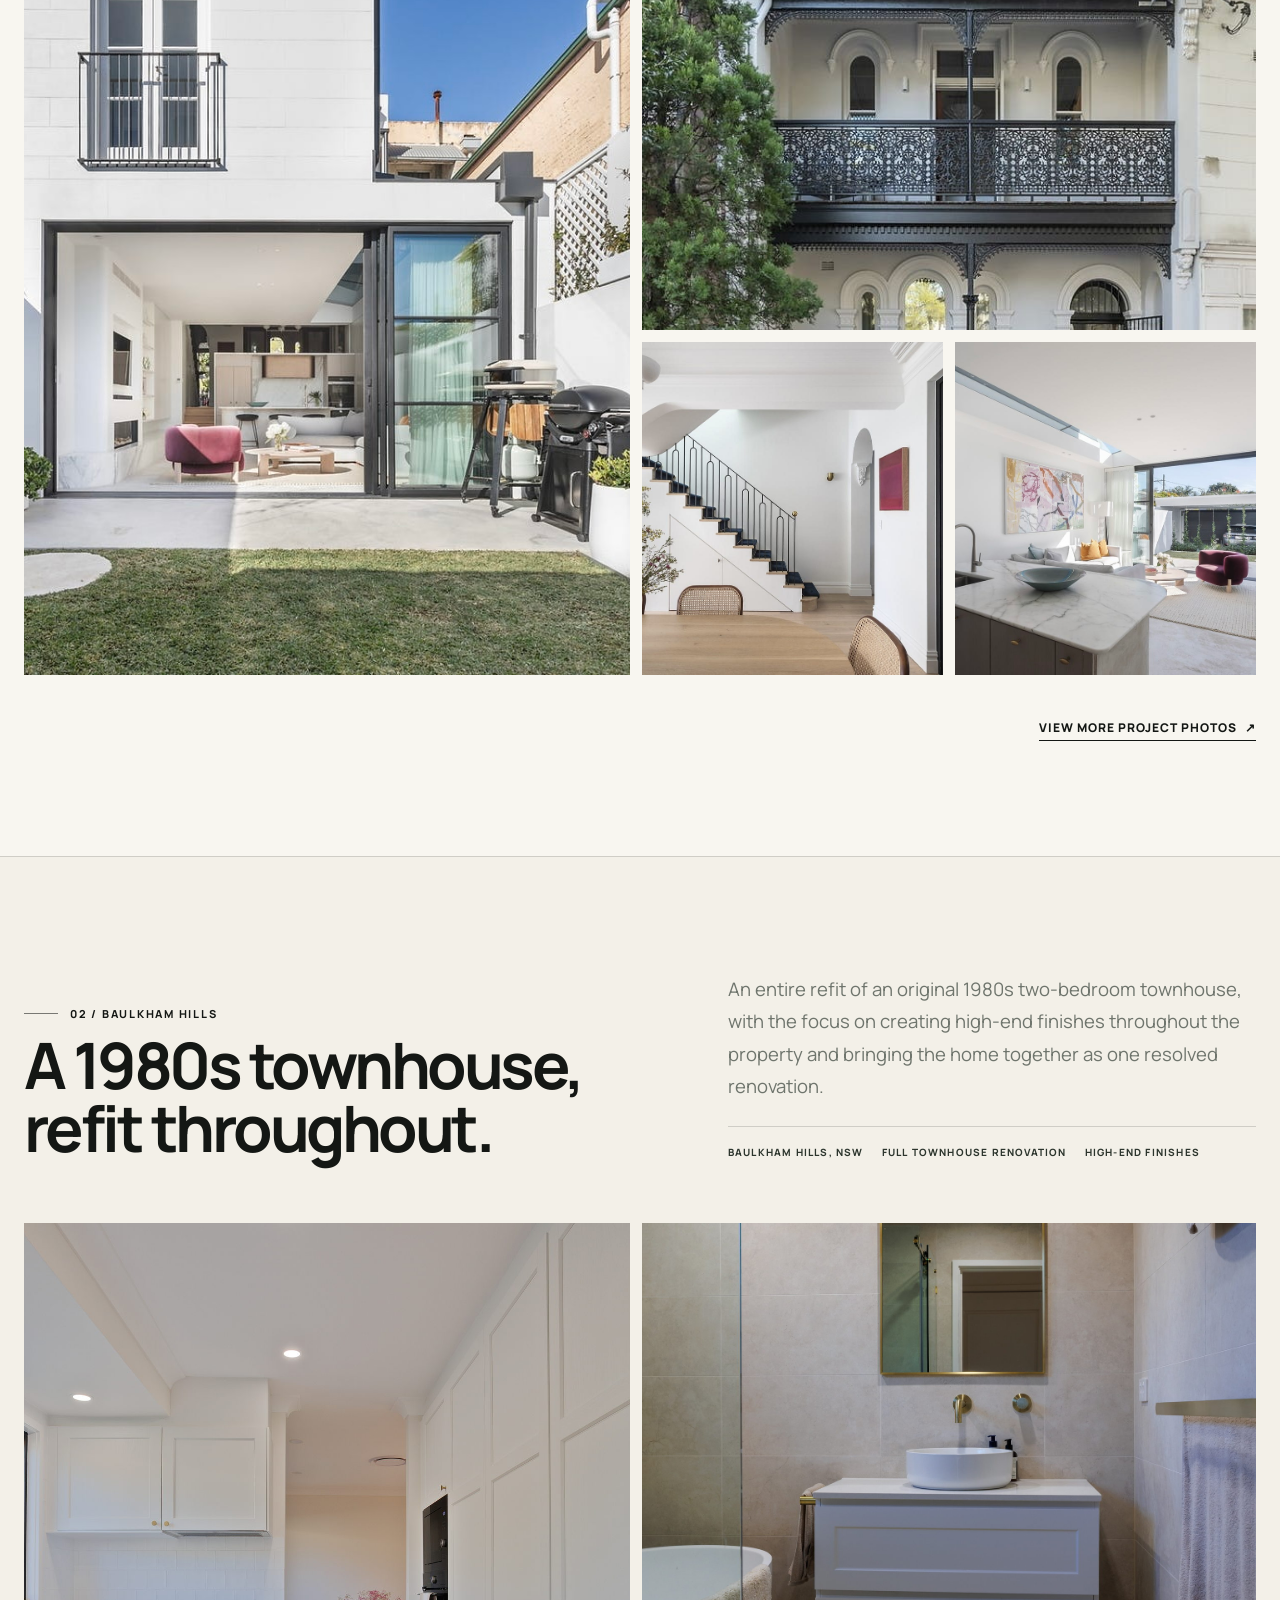
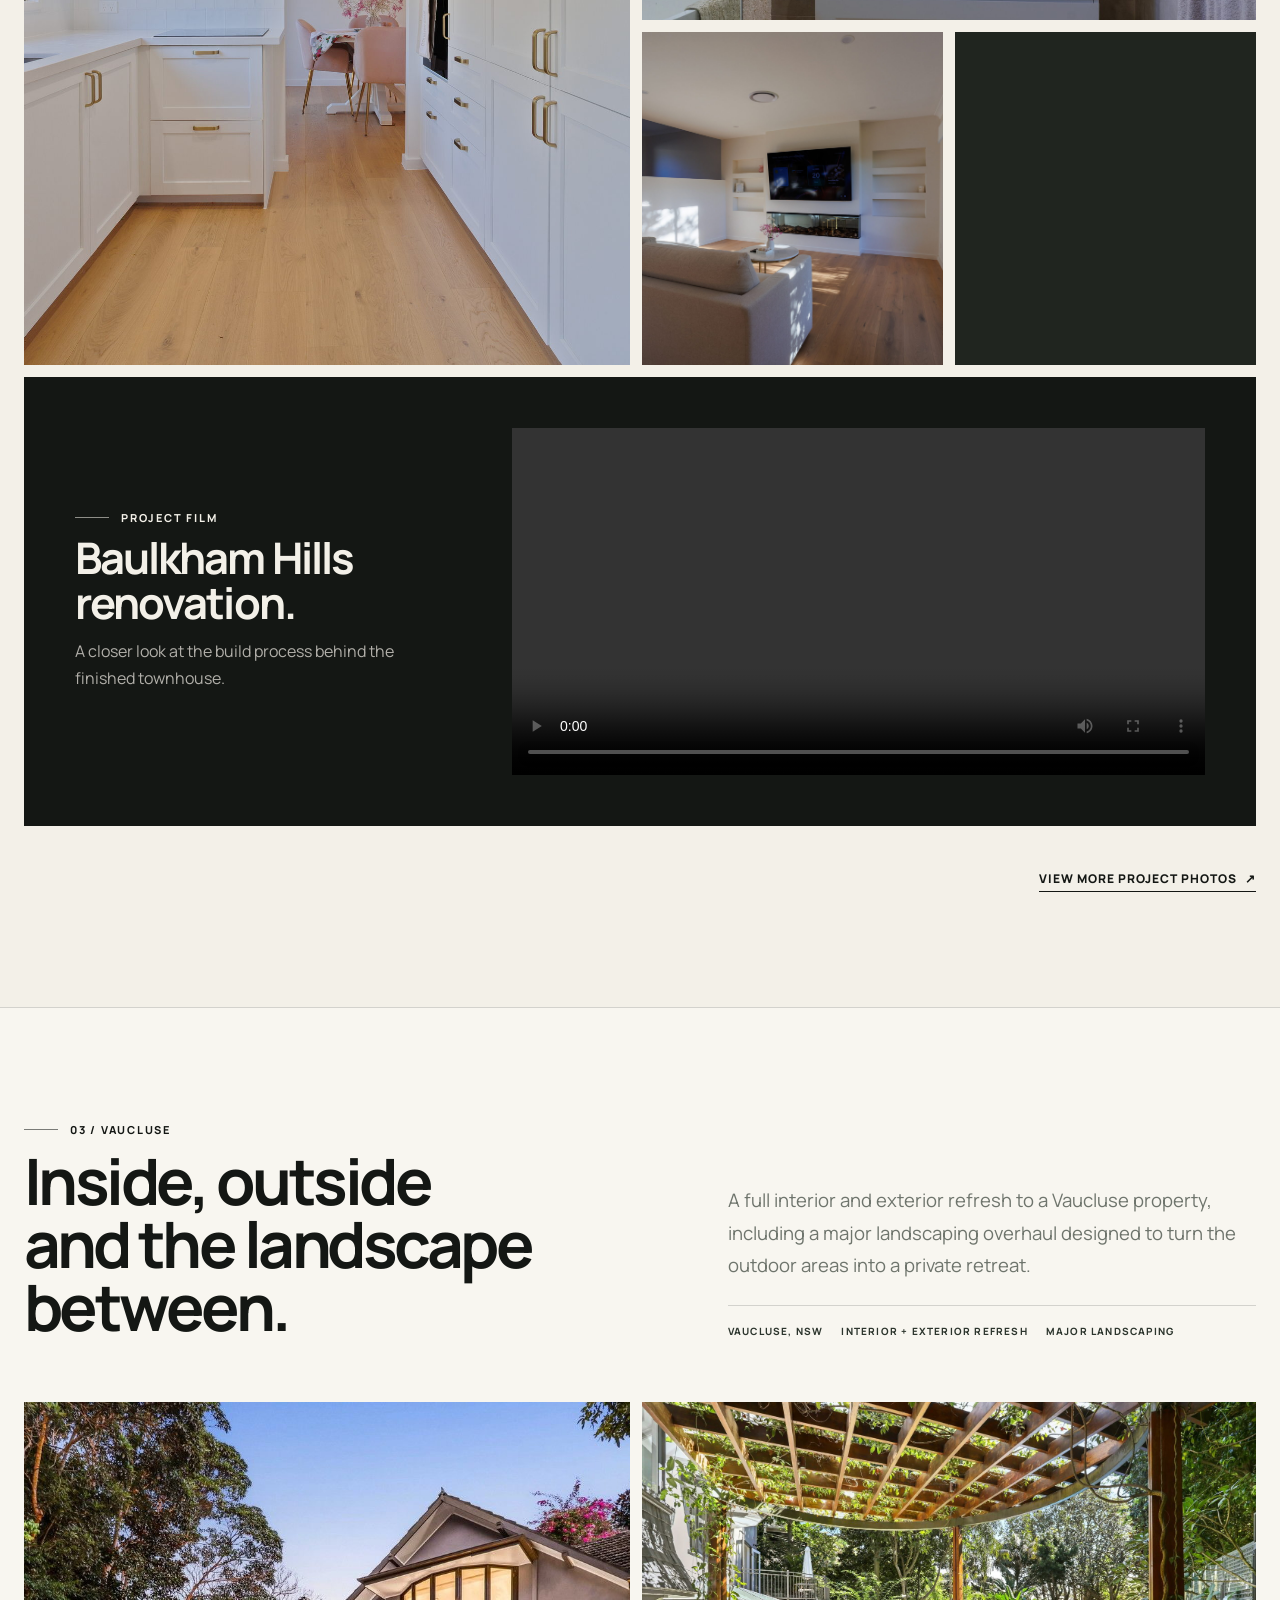
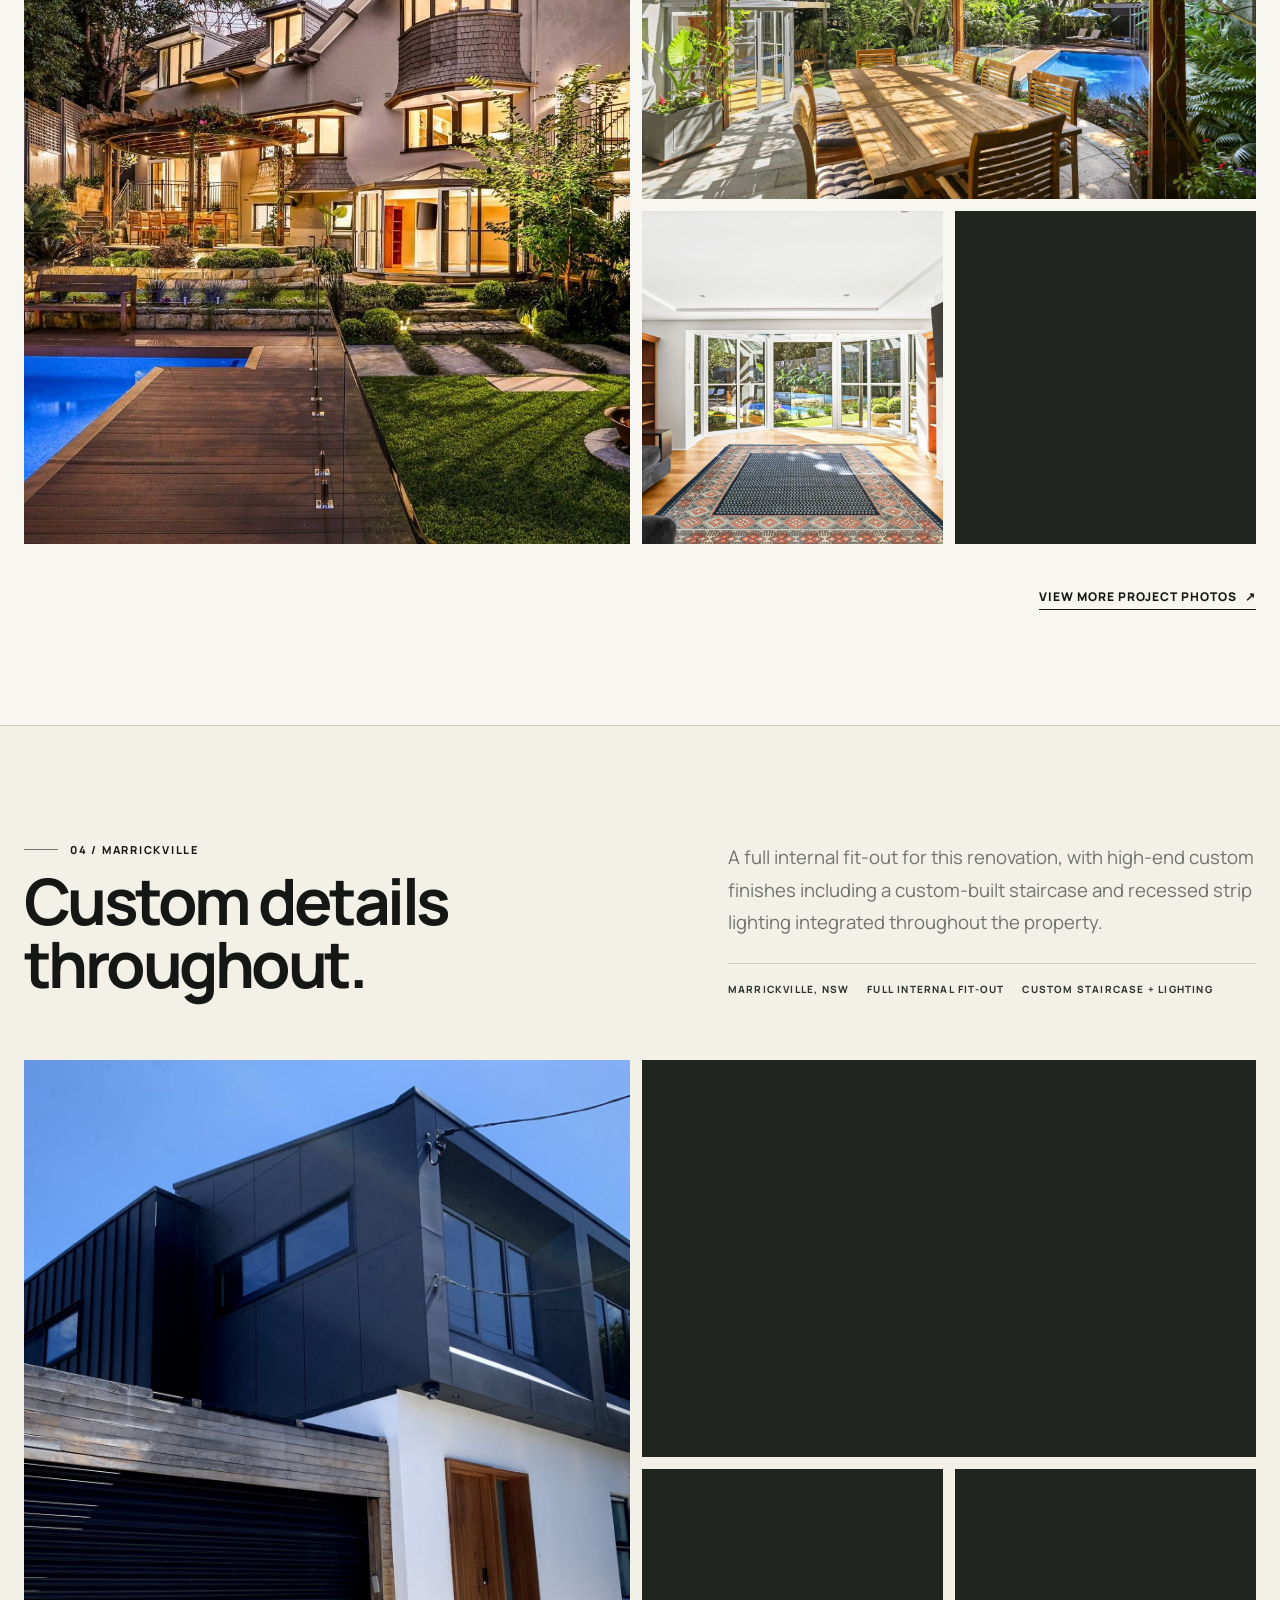
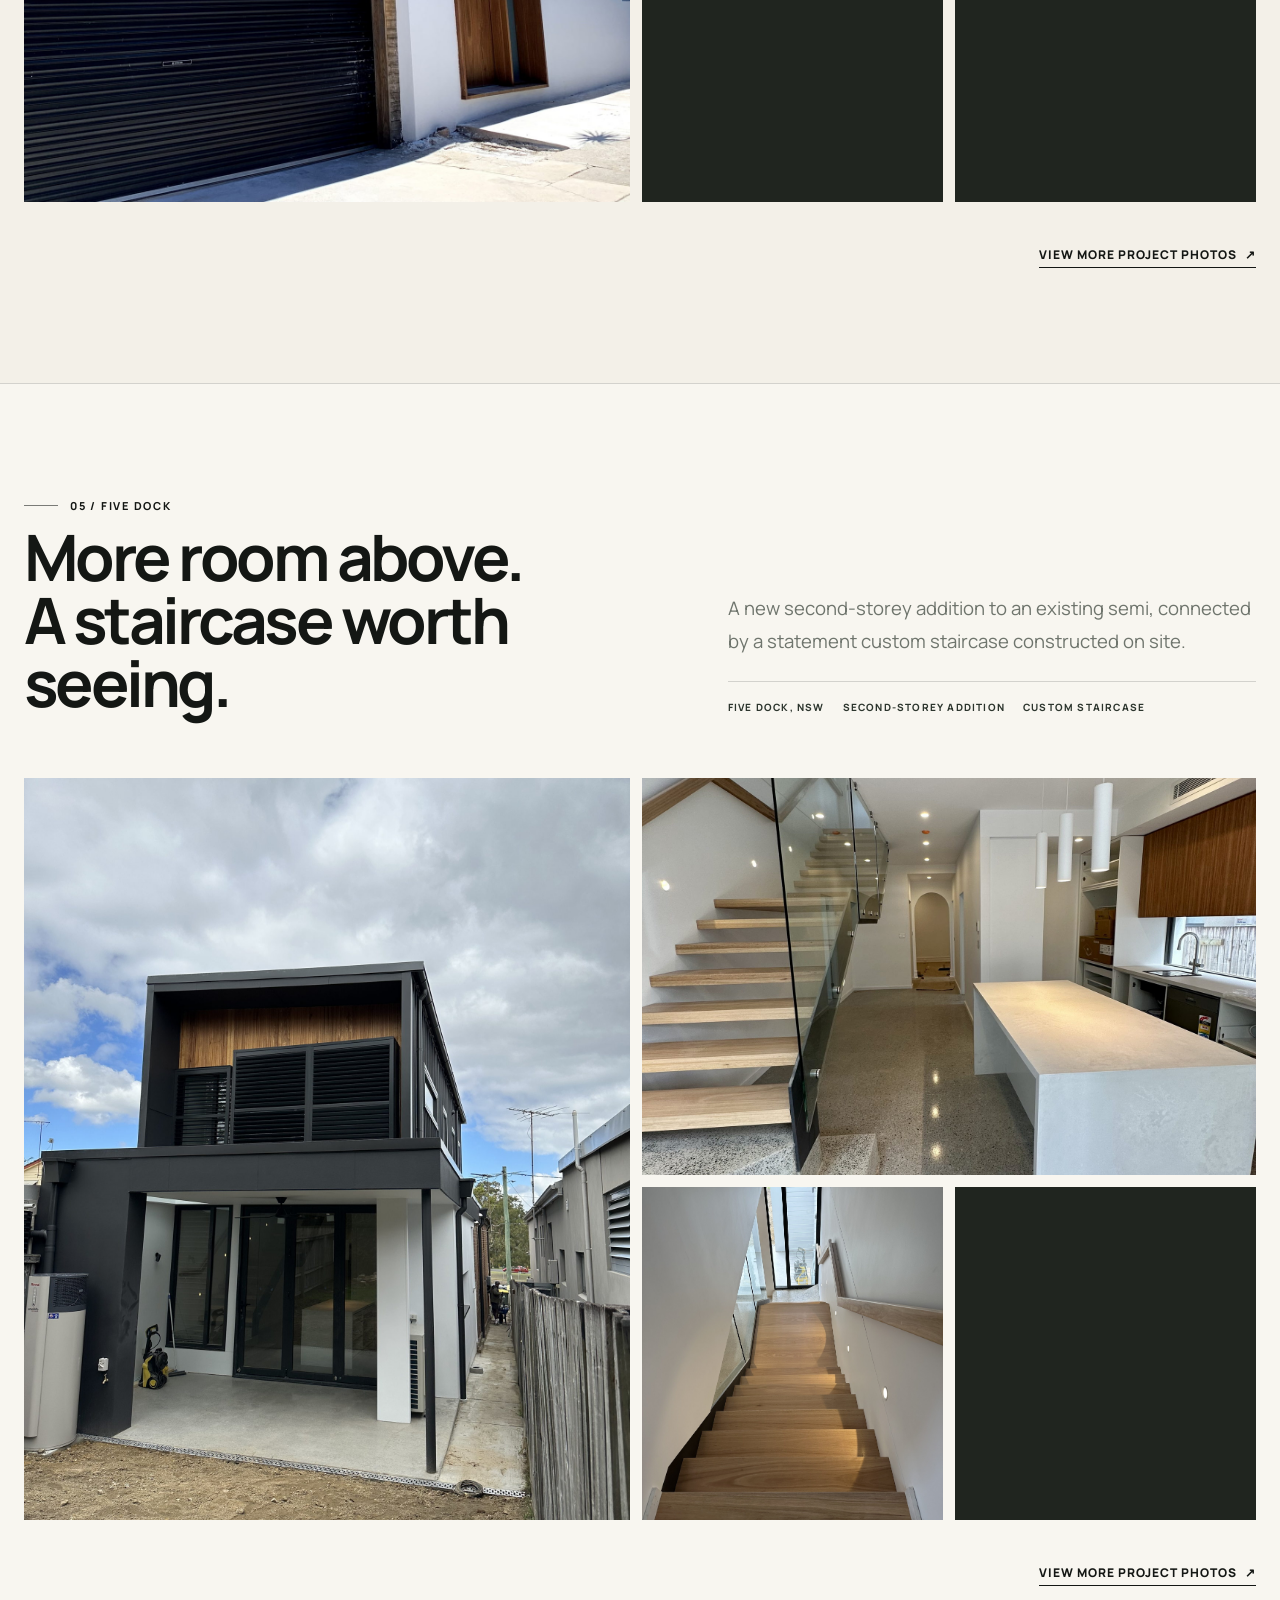
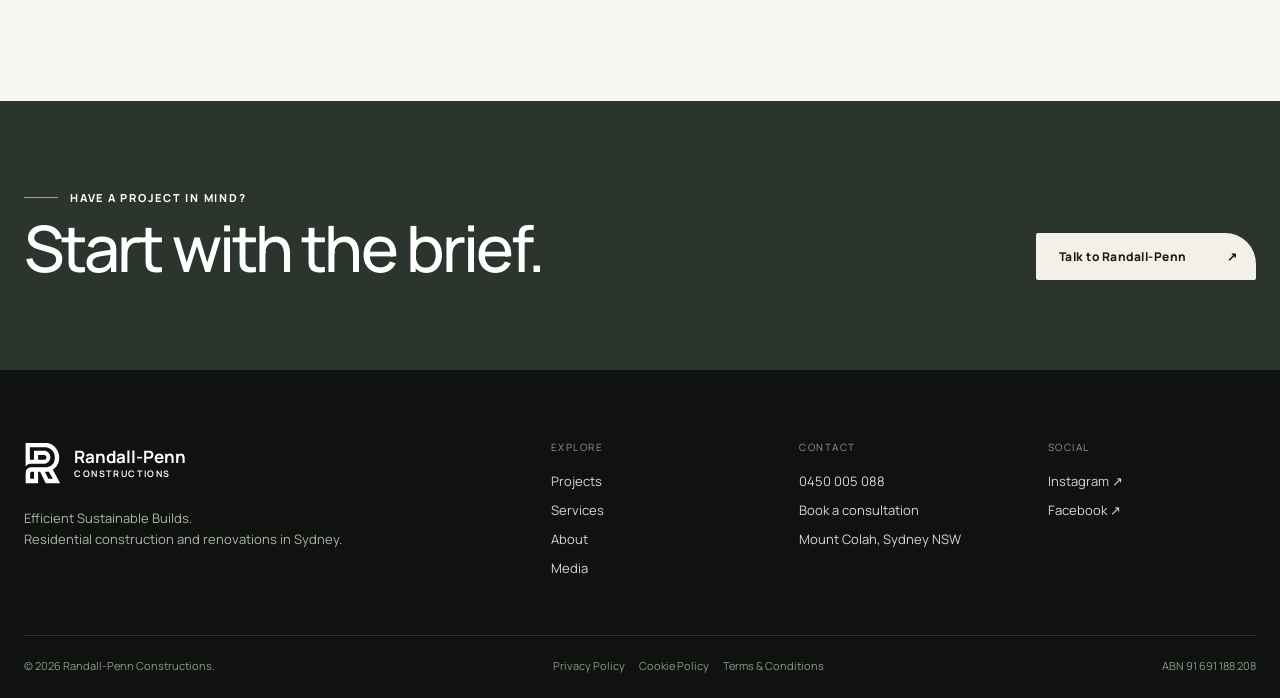
<file: projects.html>
<!doctype html>
<html lang="en-AU">
<head>
<!-- Google tag (gtag.js) -->
<script async src="https://www.googletagmanager.com/gtag/js?id=G-ETXDV4F32J"></script>
<script>
  window.dataLayer = window.dataLayer || [];
  function gtag(){dataLayer.push(arguments);}
  gtag('js', new Date());

  gtag('config', 'G-ETXDV4F32J');
</script>

<meta charset="utf-8">
<meta name="viewport" content="width=device-width,initial-scale=1,viewport-fit=cover">
<title>Projects | Randall-Penn Constructions Sydney</title>
<meta name="description" content="Explore completed Randall-Penn Constructions projects in Paddington, Baulkham Hills, Vaucluse, Marrickville and Five Dock.">
<meta name="robots" content="index,follow">
<meta name="theme-color" content="#141714">
<link rel="icon" type="image/svg+xml" href="/assets/images/favicon.svg">
<link rel="icon" type="image/png" sizes="32x32" href="/assets/images/favicon-32x32.png">
<link rel="apple-touch-icon" sizes="180x180" href="/assets/images/apple-touch-icon.png">
<link rel="preconnect" href="https://fonts.googleapis.com">
<link rel="preconnect" href="https://fonts.gstatic.com" crossorigin>
<link href="https://fonts.googleapis.com/css2?family=Manrope:wght@400;450;500;550;600;650;700;750;800&display=swap" rel="stylesheet">
<link rel="stylesheet" href="/assets/css/pages.css?v=20261029-project-media">
<link rel="stylesheet" href="/assets/css/legal.css?v=20261029">
<script src="/assets/js/legal.js?v=20261029" defer></script>
<script src="/assets/js/pages.js?v=20261029-project-media" defer></script>

<link rel="canonical" href="https://www.randall-pennconstructions.com.au/projects">
<meta property="og:type" content="website">
<meta property="og:locale" content="en_AU">
<meta property="og:site_name" content="Randall-Penn Constructions">
<meta property="og:title" content="Projects | Randall-Penn Constructions Sydney">
<meta property="og:description" content="Explore completed Randall-Penn Constructions projects in Paddington, Baulkham Hills, Vaucluse, Marrickville and Five Dock.">
<meta property="og:url" content="https://www.randall-pennconstructions.com.au/projects">
<meta property="og:image" content="https://www.randall-pennconstructions.com.au/assets/images/randall-penn-media-14.jpg">
<meta name="twitter:card" content="summary_large_image">
</head>
<body>
<header class="site-header"><div class="wrap site-nav"><a class="brand" href="/" aria-label="Randall-Penn Constructions home"><img src="/assets/images/rp-logo-original.svg" alt=""><span>Randall-Penn<small>CONSTRUCTIONS</small></span></a><nav class="nav-links" aria-label="Main navigation"><a href="/">Home</a><a href="/projects" aria-current="page">Projects</a><a href="/services">Services</a><a href="/about">About</a><a href="/media">Media</a><a href="/contact">Contact</a></nav><a class="nav-cta" href="/contact">Talk to Us <span>↗︎</span></a><button class="menu-toggle" type="button" aria-label="Open navigation" aria-expanded="false"><span></span></button></div></header><div class="mobile-menu" aria-hidden="true"><aside class="mobile-panel" aria-label="Mobile navigation"><div class="mobile-head"><a class="brand" href="/"><img src="/assets/images/rp-logo-original.svg" alt=""><span>Randall-Penn<small>CONSTRUCTIONS</small></span></a><button class="menu-close" type="button" aria-label="Close navigation">×</button></div><nav class="mobile-links"><a href="/"><span>Home</span><span>↗︎</span></a><a href="/projects"><span>Projects</span><span>↗︎</span></a><a href="/services"><span>Services</span><span>↗︎</span></a><a href="/about"><span>About</span><span>↗︎</span></a><a href="/media"><span>Media</span><span>↗︎</span></a><a href="/contact"><span>Contact</span><span>↗︎</span></a></nav><div class="mobile-foot"><div class="micro" style="color:#aeb6ac;margin-bottom:15px">Efficient Sustainable Builds</div><a class="btn btn-light cta-shape" href="/contact">Talk to Us <span>↗︎</span></a></div></aside></div>
<main><section class="page-hero has-image"><img class="hero-bg" src="/assets/images/randall-penn-media-14.jpg" alt="" aria-hidden="true" fetchpriority="high"><div class="wrap hero-inner"><div class="page-kicker micro micro-line">Selected work</div><h1>Built around<br>the brief.</h1><p class="lede">Five completed Sydney projects, each shaped by the existing home, the people living there and the level of finish the work called for.</p><div class="hero-meta"><span>Sydney, NSW</span><span>Renovations &amp; additions</span><span>Carpentry &amp; custom detail</span></div></div></section>
<section class="section projects-intro"><div class="wrap"><div class="section-head reveal"><div><div class="micro micro-line">Recent projects</div><h2>Different homes.<br>One considered approach.</h2></div><p>From an 1880s terrace and a 1980s townhouse to second-storey additions, detailed interior fit-outs and major landscaping, Randall-Penn takes on the work as a complete build rather than a collection of disconnected trades.</p></div></div></section>
<section class="project-case" id="paddington"><div class="wrap"><div class="project-case-head reveal"><div><div class="micro micro-line">01 / Paddington</div><h2>1880s terrace.<br>Completely reworked.</h2></div><div><p>A complete transformation of an original 1880s terrace. Major remedial works made it possible to redesign the floor plan, add an extension and construct a new garage to the rear of the property.</p><div class="case-facts"><span>Paddington, NSW</span><span>Terrace renovation</span><span>Extension + rear garage</span></div></div></div><div class="project-gallery project-gallery-four reveal"><figure class="lead"><img src="/assets/images/projects/paddington/Photo%2026-10-2026%2C%204%2007%2022%20pm%20(25).jpg" alt="Paddington terrace renovation by Randall-Penn Constructions" loading="eager" decoding="async"></figure><figure><img src="/assets/images/randall-penn-media-95.jpg" alt="Paddington renovation detail" loading="lazy" decoding="async"></figure><figure><img src="/assets/images/randall-penn-media-83.jpg" alt="Paddington renovation work" loading="lazy" decoding="async"></figure><figure><img src="/assets/images/projects/paddington/Photo%2026-10-2026%2C%204%2007%2022%20pm%20(30).jpg" alt="Completed work at the Paddington project" loading="lazy" decoding="async"></figure></div><div class="project-media-link-wrap reveal" data-project-link="paddington"><a class="text-link project-media-link" href="/media?project=paddington#project-media">View more project photos <span>↗︎</span></a></div></div></section>
<section class="project-case section-soft" id="baulkham-hills"><div class="wrap"><div class="project-case-head reveal"><div><div class="micro micro-line">02 / Baulkham Hills</div><h2>A 1980s townhouse,<br>refit throughout.</h2></div><div><p>An entire refit of an original 1980s two-bedroom townhouse, with the focus on creating high-end finishes throughout the property and bringing the home together as one resolved renovation.</p><div class="case-facts"><span>Baulkham Hills, NSW</span><span>Full townhouse renovation</span><span>High-end finishes</span></div></div></div><div class="project-gallery project-gallery-four reveal"><figure class="lead"><img src="/assets/images/randall-penn-media-14.jpg" alt="Baulkham Hills townhouse renovation" loading="lazy" decoding="async"></figure><figure><img src="/assets/images/randall-penn-media-16.jpg" alt="Baulkham Hills renovation detail" loading="lazy" decoding="async"></figure><figure><img src="/assets/images/randall-penn-media-17.jpg" alt="Completed Baulkham Hills renovation" loading="lazy" decoding="async"></figure><figure><img src="/assets/images/randall-penn-media-24.jpg" alt="Baulkham Hills interior finish" loading="lazy" decoding="async"></figure></div><div class="project-film reveal"><div><div class="micro micro-line">Project film</div><h3>Baulkham Hills renovation.</h3><p>A closer look at the build process behind the finished townhouse.</p></div><video src="/assets/video/randall-penn-media-video-02.mp4" controls playsinline preload="metadata" aria-label="Baulkham Hills renovation project film"></video></div><div class="project-media-link-wrap reveal" data-project-link="baulkham-hills"><a class="text-link project-media-link" href="/media?project=baulkham-hills#project-media">View more project photos <span>↗︎</span></a></div></div></section>
<section class="project-case" id="vaucluse"><div class="wrap"><div class="project-case-head reveal"><div><div class="micro micro-line">03 / Vaucluse</div><h2>Inside, outside<br>and the landscape between.</h2></div><div><p>A full interior and exterior refresh to a Vaucluse property, including a major landscaping overhaul designed to turn the outdoor areas into a private retreat.</p><div class="case-facts"><span>Vaucluse, NSW</span><span>Interior + exterior refresh</span><span>Major landscaping</span></div></div></div><div class="project-gallery project-gallery-four reveal"><figure class="lead"><img src="/assets/images/randall-penn-media-48.jpg" alt="Vaucluse property refresh by Randall-Penn Constructions" loading="lazy" decoding="async"></figure><figure><img src="/assets/images/randall-penn-media-47.jpg" alt="Vaucluse landscaping and exterior work" loading="lazy" decoding="async"></figure><figure><img src="/assets/images/randall-penn-media-52.jpg" alt="Vaucluse project detail" loading="lazy" decoding="async"></figure><figure><img src="/assets/images/projects/vaucluse/Photo%2026-10-2026%2C%204%2007%2022%20pm%20(11).jpg" alt="Completed Vaucluse outdoor work" loading="lazy" decoding="async"></figure></div><div class="project-media-link-wrap reveal" data-project-link="vaucluse"><a class="text-link project-media-link" href="/media?project=vaucluse#project-media">View more project photos <span>↗︎</span></a></div></div></section>
<section class="project-case section-soft" id="marrickville"><div class="wrap"><div class="project-case-head reveal"><div><div class="micro micro-line">04 / Marrickville</div><h2>Custom details<br>throughout.</h2></div><div><p>A full internal fit-out for this renovation, with high-end custom finishes including a custom-built staircase and recessed strip lighting integrated throughout the property.</p><div class="case-facts"><span>Marrickville, NSW</span><span>Full internal fit-out</span><span>Custom staircase + lighting</span></div></div></div><div class="project-gallery project-gallery-four reveal"><figure class="lead"><img src="/assets/images/randall-penn-media-30.jpg" alt="Marrickville internal fit-out" loading="lazy" decoding="async"></figure><figure><img src="/assets/images/randall-penn-media-31.jpg" alt="Custom work at the Marrickville renovation" loading="lazy" decoding="async"></figure><figure><img src="/assets/images/projects/marrickville/Photo%201-12-2021%2C%2012%2025%2018%20pm.jpg" alt="Marrickville renovation detail" loading="lazy" decoding="async"></figure><figure><img src="/assets/images/projects/marrickville/Photo%2012-11-2021%2C%201%2055%2019%20pm.jpg" alt="Marrickville completed interior work" loading="lazy" decoding="async"></figure></div><div class="project-media-link-wrap reveal" data-project-link="marrickville"><a class="text-link project-media-link" href="/media?project=marrickville#project-media">View more project photos <span>↗︎</span></a></div></div></section>
<section class="project-case" id="five-dock"><div class="wrap"><div class="project-case-head reveal"><div><div class="micro micro-line">05 / Five Dock</div><h2>More room above.<br>A staircase worth seeing.</h2></div><div><p>A new second-storey addition to an existing semi, connected by a statement custom staircase constructed on site.</p><div class="case-facts"><span>Five Dock, NSW</span><span>Second-storey addition</span><span>Custom staircase</span></div></div></div><div class="project-gallery project-gallery-four reveal"><figure class="lead"><img src="/assets/images/randall-penn-media-33.jpg" alt="Five Dock second-storey addition" loading="lazy" decoding="async"></figure><figure><img src="/assets/images/randall-penn-media-37.jpg" alt="Five Dock custom staircase" loading="lazy" decoding="async"></figure><figure><img src="/assets/images/randall-penn-media-38.jpg" alt="Five Dock addition detail" loading="lazy" decoding="async"></figure><figure><img src="/assets/images/randall-penn-media-43.jpg" alt="Completed work at the Five Dock project" loading="lazy" decoding="async"></figure></div><div class="project-media-link-wrap reveal" data-project-link="five-dock"><a class="text-link project-media-link" href="/media?project=five-dock#project-media">View more project photos <span>↗︎</span></a></div></div></section>
<section class="cta-band"><div class="wrap cta-inner"><div><div class="micro micro-line">Have a project in mind?</div><h2>Start with the brief.</h2></div><a class="btn btn-light" href="/contact">Talk to Randall-Penn <span>↗︎</span></a></div></section>
</main>
<footer class="site-footer"><div class="wrap"><div class="footer-grid"><div class="footer-brand"><a class="brand" href="/"><img src="/assets/images/rp-logo-original.svg" alt=""><span>Randall-Penn<small>CONSTRUCTIONS</small></span></a><p>Efficient Sustainable Builds.<br>Residential construction and renovations in Sydney.</p></div><div><div class="foot-title">Explore</div><div class="foot-links"><a href="/projects">Projects</a><a href="/services">Services</a><a href="/about">About</a><a href="/media">Media</a></div></div><div><div class="foot-title">Contact</div><div class="foot-links"><a href="tel:+61450005088">0450 005 088</a><a href="/contact#book-consultation">Book a consultation</a><span>Mount Colah, Sydney NSW</span></div></div><div><div class="foot-title">Social</div><div class="foot-links"><a href="https://www.instagram.com/randallpennconstructions/" target="_blank" rel="noopener">Instagram ↗︎</a><a href="https://www.facebook.com/RandallPennConstructions/" target="_blank" rel="noopener">Facebook ↗︎</a></div></div></div><div class="footer-base"><span>© <span data-year>2026</span> Randall-Penn Constructions.</span><span class="footer-legal" aria-label="Legal links"><a href="/privacy-policy">Privacy Policy</a><a href="/cookie-policy">Cookie Policy</a><a href="/terms-and-conditions">Terms &amp; Conditions</a></span><span>ABN 91 691 188 208</span></div></div></footer>
</body>
</html>
</file>
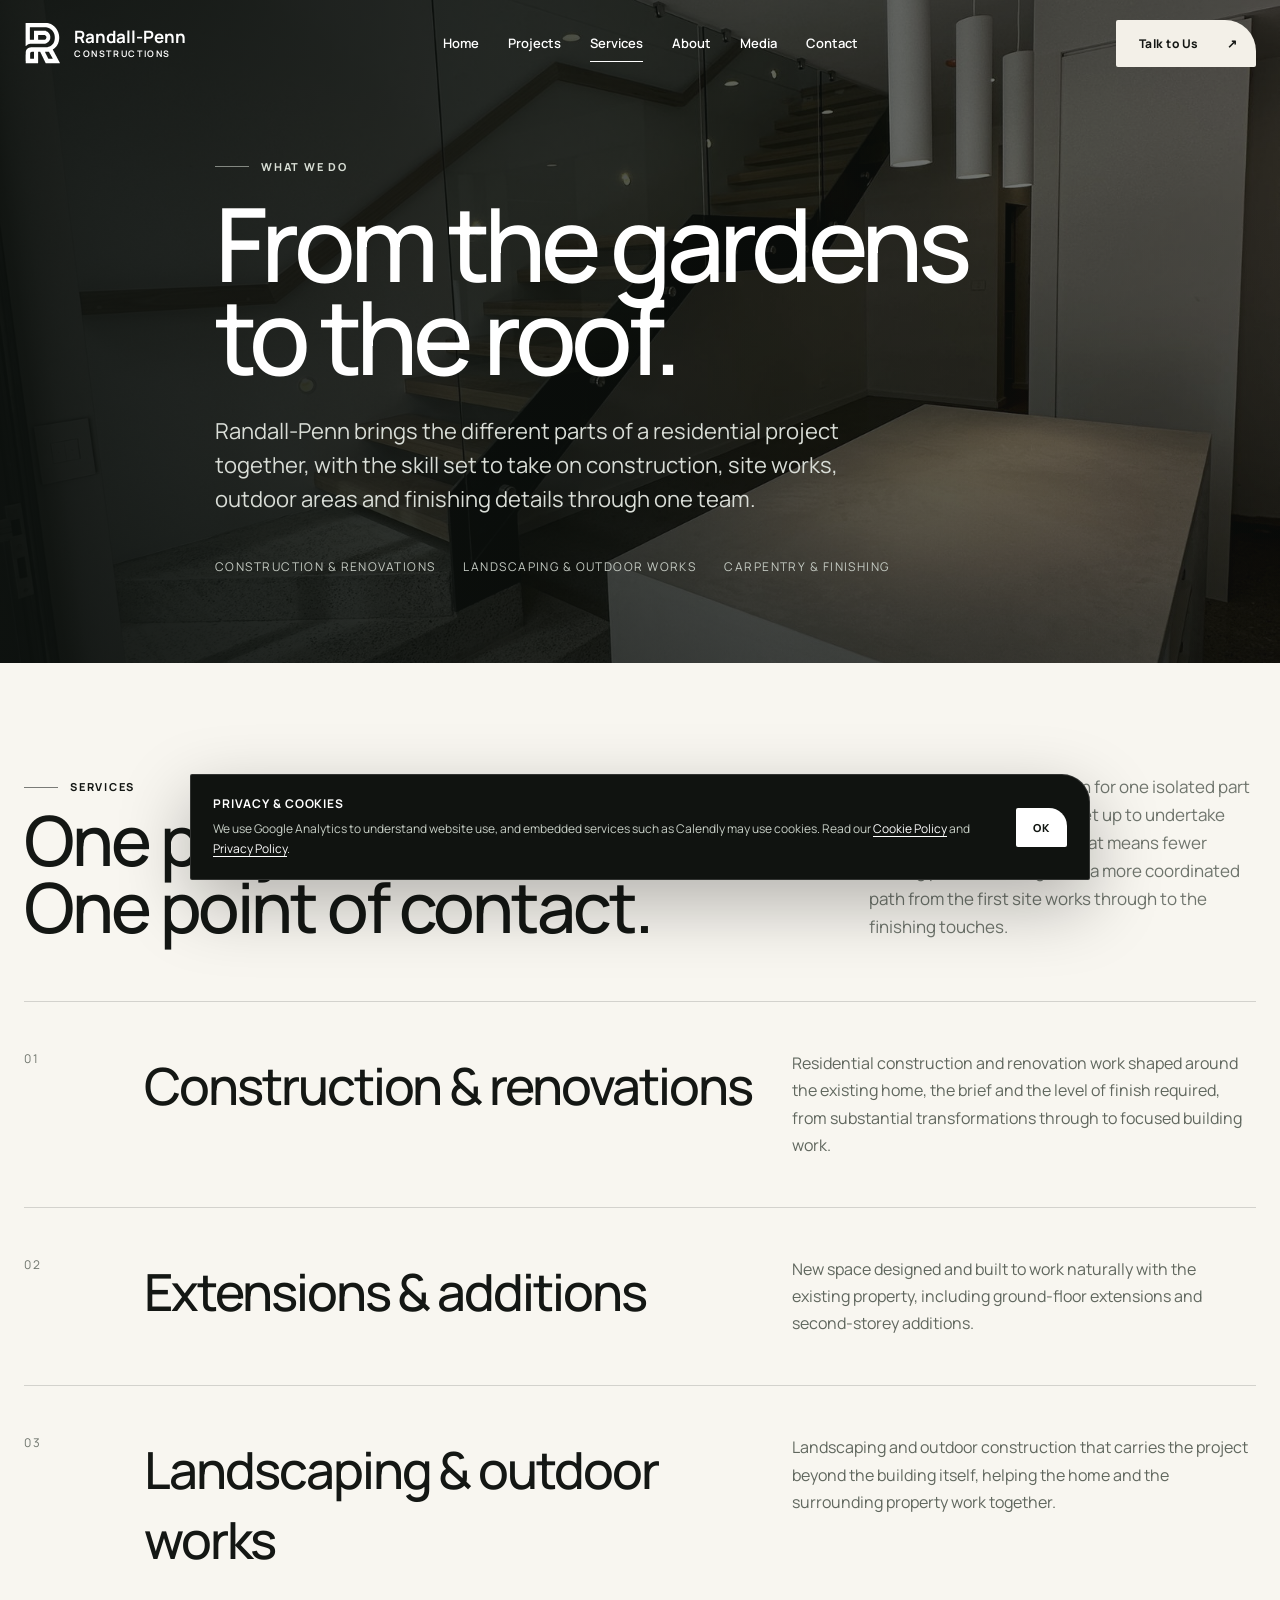
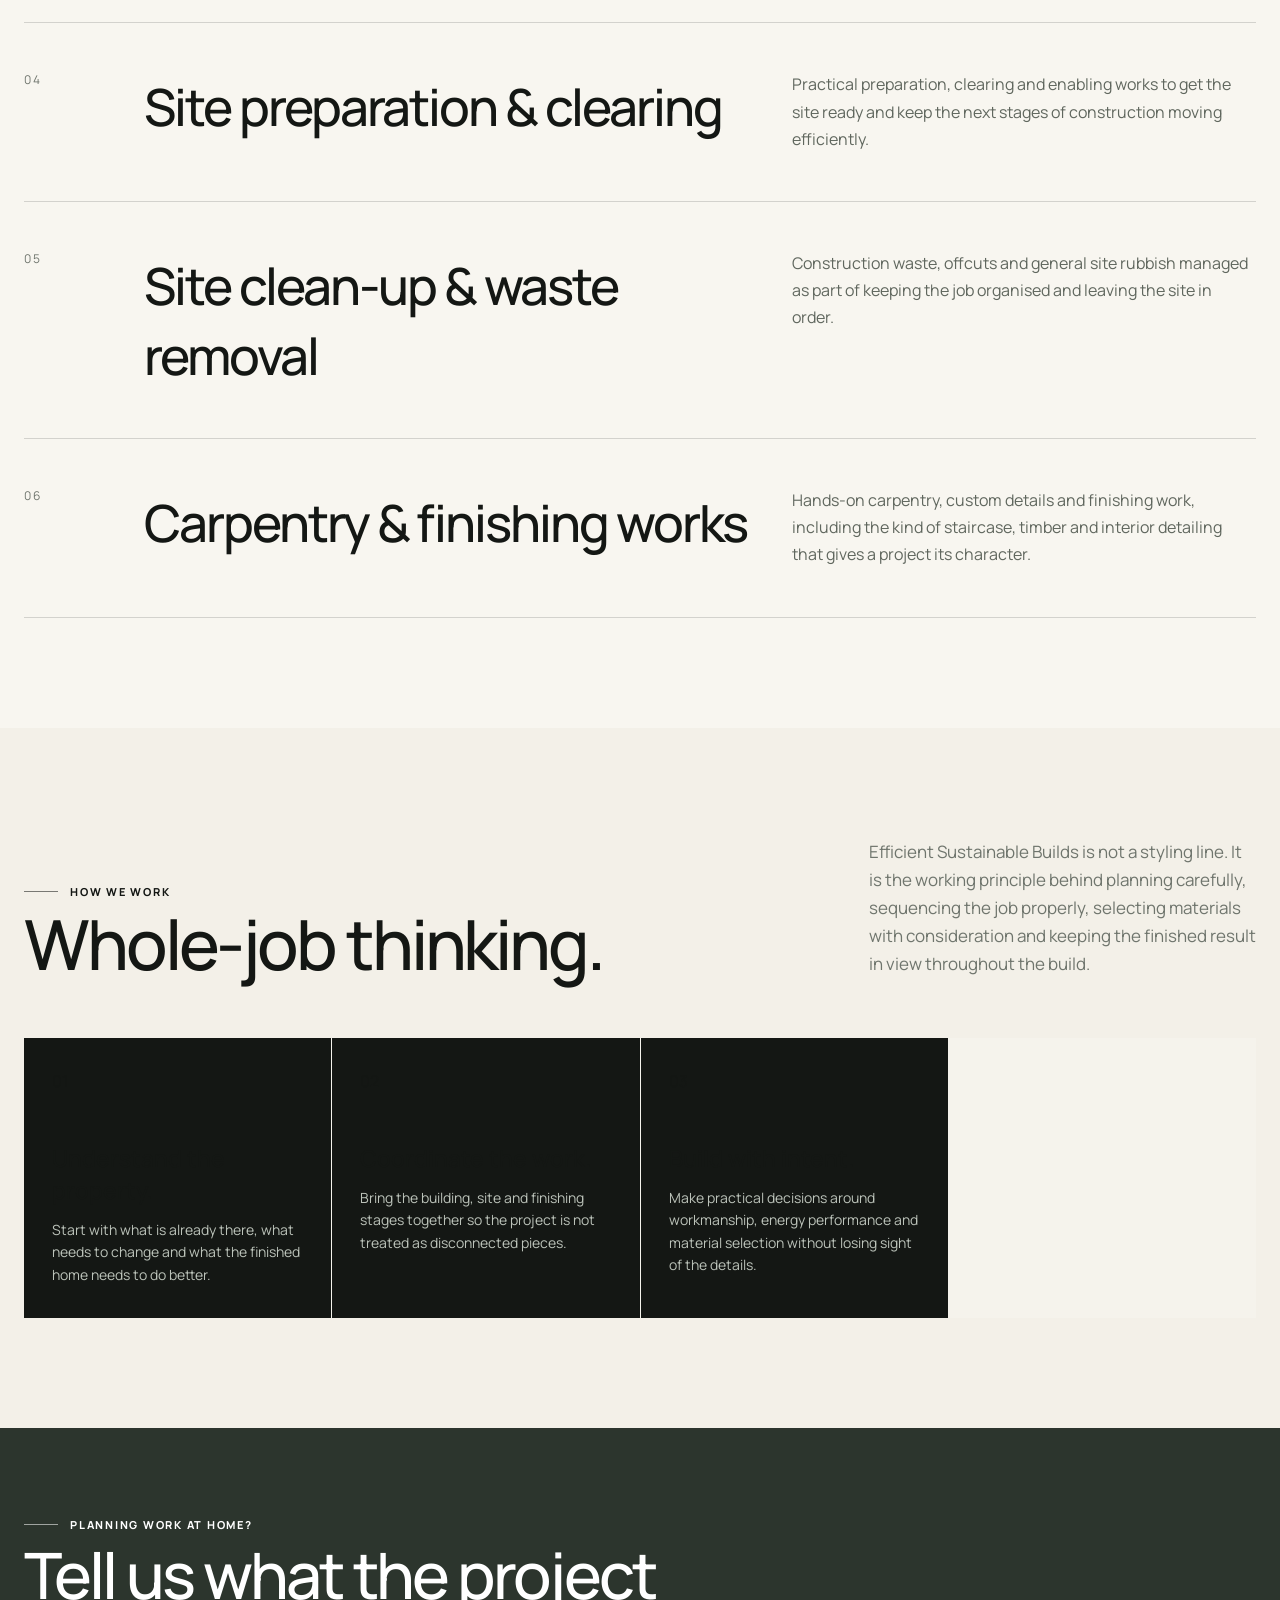
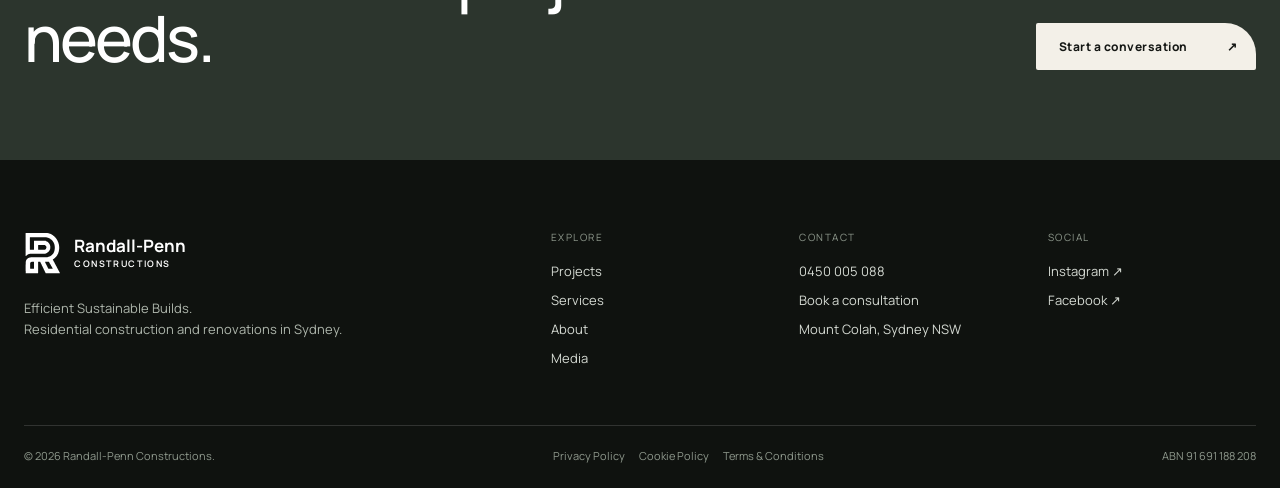
<file: services.html>
<!doctype html>
<html lang="en-AU">
<head>
<!-- Google tag (gtag.js) -->
<script async src="https://www.googletagmanager.com/gtag/js?id=G-ETXDV4F32J"></script>
<script>
  window.dataLayer = window.dataLayer || [];
  function gtag(){dataLayer.push(arguments);}
  gtag('js', new Date());

  gtag('config', 'G-ETXDV4F32J');
</script>

<meta charset="utf-8">
<meta name="viewport" content="width=device-width,initial-scale=1,viewport-fit=cover">
<title>Building Services | Randall-Penn Constructions Sydney</title>
<meta name="description" content="Construction, renovations, additions, landscaping, site works, clean-up and carpentry from one Sydney building team.">
<meta name="robots" content="index,follow">
<meta name="theme-color" content="#141714">
<link rel="icon" type="image/svg+xml" href="/assets/images/favicon.svg">
<link rel="icon" type="image/png" sizes="32x32" href="/assets/images/favicon-32x32.png">
<link rel="apple-touch-icon" sizes="180x180" href="/assets/images/apple-touch-icon.png">
<link rel="preconnect" href="https://fonts.googleapis.com">
<link rel="preconnect" href="https://fonts.gstatic.com" crossorigin>
<link href="https://fonts.googleapis.com/css2?family=Manrope:wght@400;450;500;550;600;650;700;750;800&display=swap" rel="stylesheet">
<link rel="stylesheet" href="/assets/css/pages.css?v=20261026-cta-contact">
<link rel="stylesheet" href="/assets/css/legal.css?v=20261029">
<script src="/assets/js/legal.js?v=20261029" defer></script>
<script src="/assets/js/pages.js?v=20261026-content" defer></script>

<link rel="canonical" href="https://www.randall-pennconstructions.com.au/services">
<meta property="og:type" content="website">
<meta property="og:locale" content="en_AU">
<meta property="og:site_name" content="Randall-Penn Constructions">
<meta property="og:title" content="Building Services | Randall-Penn Constructions Sydney">
<meta property="og:description" content="Construction, renovations, additions, landscaping, site works, clean-up and carpentry from one Sydney building team.">
<meta property="og:url" content="https://www.randall-pennconstructions.com.au/services">
<meta property="og:image" content="https://www.randall-pennconstructions.com.au/assets/images/randall-penn-media-14.jpg">
<meta name="twitter:card" content="summary_large_image">
</head>
<body>
<header class="site-header"><div class="wrap site-nav"><a class="brand" href="/" aria-label="Randall-Penn Constructions home"><img src="/assets/images/rp-logo-original.svg" alt=""><span>Randall-Penn<small>CONSTRUCTIONS</small></span></a><nav class="nav-links" aria-label="Main navigation"><a href="/">Home</a><a href="/projects">Projects</a><a href="/services" aria-current="page">Services</a><a href="/about">About</a><a href="/media">Media</a><a href="/contact">Contact</a></nav><a class="nav-cta" href="/contact">Talk to Us <span>↗︎</span></a><button class="menu-toggle" type="button" aria-label="Open navigation" aria-expanded="false"><span></span></button></div></header><div class="mobile-menu" aria-hidden="true"><aside class="mobile-panel" aria-label="Mobile navigation"><div class="mobile-head"><a class="brand" href="/"><img src="/assets/images/rp-logo-original.svg" alt=""><span>Randall-Penn<small>CONSTRUCTIONS</small></span></a><button class="menu-close" type="button" aria-label="Close navigation">×</button></div><nav class="mobile-links"><a href="/"><span>Home</span><span>↗︎</span></a><a href="/projects"><span>Projects</span><span>↗︎</span></a><a href="/services"><span>Services</span><span>↗︎</span></a><a href="/about"><span>About</span><span>↗︎</span></a><a href="/media"><span>Media</span><span>↗︎</span></a><a href="/contact"><span>Contact</span><span>↗︎</span></a></nav><div class="mobile-foot"><div class="micro" style="color:#aeb6ac;margin-bottom:15px">Efficient Sustainable Builds</div><a class="btn btn-light cta-shape" href="/contact">Talk to Us <span>↗︎</span></a></div></aside></div>
<main><section class="page-hero has-image"><img class="hero-bg" src="/assets/images/randall-penn-media-43.jpg" alt="" aria-hidden="true" fetchpriority="high"><div class="wrap hero-inner"><div class="page-kicker micro micro-line">What we do</div><h1>From the gardens<br>to the roof.</h1><p class="lede">Randall-Penn brings the different parts of a residential project together, with the skill set to take on construction, site works, outdoor areas and finishing details through one team.</p><div class="hero-meta"><span>Construction &amp; renovations</span><span>Landscaping &amp; outdoor works</span><span>Carpentry &amp; finishing</span></div></div></section>
<section class="section"><div class="wrap"><div class="section-head reveal"><div><div class="micro micro-line">Services</div><h2>One project.<br>One point of contact.</h2></div><p>Rather than being brought in for one isolated part of the job, Randall-Penn is set up to undertake work across the property. That means fewer moving parts to manage and a more coordinated path from the first site works through to the finishing touches.</p></div><div class="service-stack"><article class="service-block reveal" id="construction-renovations"><div class="n">01</div><h2>Construction &amp; renovations</h2><p>Residential construction and renovation work shaped around the existing home, the brief and the level of finish required, from substantial transformations through to focused building work.</p></article><article class="service-block reveal" id="extensions-additions"><div class="n">02</div><h2>Extensions &amp; additions</h2><p>New space designed and built to work naturally with the existing property, including ground-floor extensions and second-storey additions.</p></article><article class="service-block reveal" id="landscaping-outdoor"><div class="n">03</div><h2>Landscaping &amp; outdoor works</h2><p>Landscaping and outdoor construction that carries the project beyond the building itself, helping the home and the surrounding property work together.</p></article><article class="service-block reveal" id="site-preparation"><div class="n">04</div><h2>Site preparation &amp; clearing</h2><p>Practical preparation, clearing and enabling works to get the site ready and keep the next stages of construction moving efficiently.</p></article><article class="service-block reveal" id="site-cleanup"><div class="n">05</div><h2>Site clean-up &amp; waste removal</h2><p>Construction waste, offcuts and general site rubbish managed as part of keeping the job organised and leaving the site in order.</p></article><article class="service-block reveal" id="carpentry-finishing"><div class="n">06</div><h2>Carpentry &amp; finishing works</h2><p>Hands-on carpentry, custom details and finishing work, including the kind of staircase, timber and interior detailing that gives a project its character.</p></article></div></div></section>
<section class="section section-soft"><div class="wrap"><div class="section-head reveal"><div><div class="micro micro-line">How we work</div><h2>Whole-job thinking.</h2></div><p>Efficient Sustainable Builds is not a styling line. It is the working principle behind planning carefully, sequencing the job properly, selecting materials with consideration and keeping the finished result in view throughout the build.</p></div><div class="process-grid"><article class="process-card reveal"><span>01</span><h3>Understand the property.</h3><p>Start with what is already there, what needs to change and what the finished home needs to do better.</p></article><article class="process-card reveal"><span>02</span><h3>Coordinate the work.</h3><p>Bring the building, site and finishing stages together so the project is not treated as disconnected pieces.</p></article><article class="process-card reveal"><span>03</span><h3>Build with intent.</h3><p>Make practical decisions around workmanship, energy performance and material selection without losing sight of the details.</p></article></div></div></section>
<section class="cta-band"><div class="wrap cta-inner"><div><div class="micro micro-line">Planning work at home?</div><h2>Tell us what the project needs.</h2></div><a class="btn btn-light" href="/contact">Start a conversation <span>↗︎</span></a></div></section>
</main>
<footer class="site-footer"><div class="wrap"><div class="footer-grid"><div class="footer-brand"><a class="brand" href="/"><img src="/assets/images/rp-logo-original.svg" alt=""><span>Randall-Penn<small>CONSTRUCTIONS</small></span></a><p>Efficient Sustainable Builds.<br>Residential construction and renovations in Sydney.</p></div><div><div class="foot-title">Explore</div><div class="foot-links"><a href="/projects">Projects</a><a href="/services">Services</a><a href="/about">About</a><a href="/media">Media</a></div></div><div><div class="foot-title">Contact</div><div class="foot-links"><a href="tel:+61450005088">0450 005 088</a><a href="/contact#book-consultation">Book a consultation</a><span>Mount Colah, Sydney NSW</span></div></div><div><div class="foot-title">Social</div><div class="foot-links"><a href="https://www.instagram.com/randallpennconstructions/" target="_blank" rel="noopener">Instagram ↗︎</a><a href="https://www.facebook.com/RandallPennConstructions/" target="_blank" rel="noopener">Facebook ↗︎</a></div></div></div><div class="footer-base"><span>© <span data-year>2026</span> Randall-Penn Constructions.</span><span class="footer-legal" aria-label="Legal links"><a href="/privacy-policy">Privacy Policy</a><a href="/cookie-policy">Cookie Policy</a><a href="/terms-and-conditions">Terms &amp; Conditions</a></span><span>ABN 91 691 188 208</span></div></div></footer>
</body>
</html>
</file>
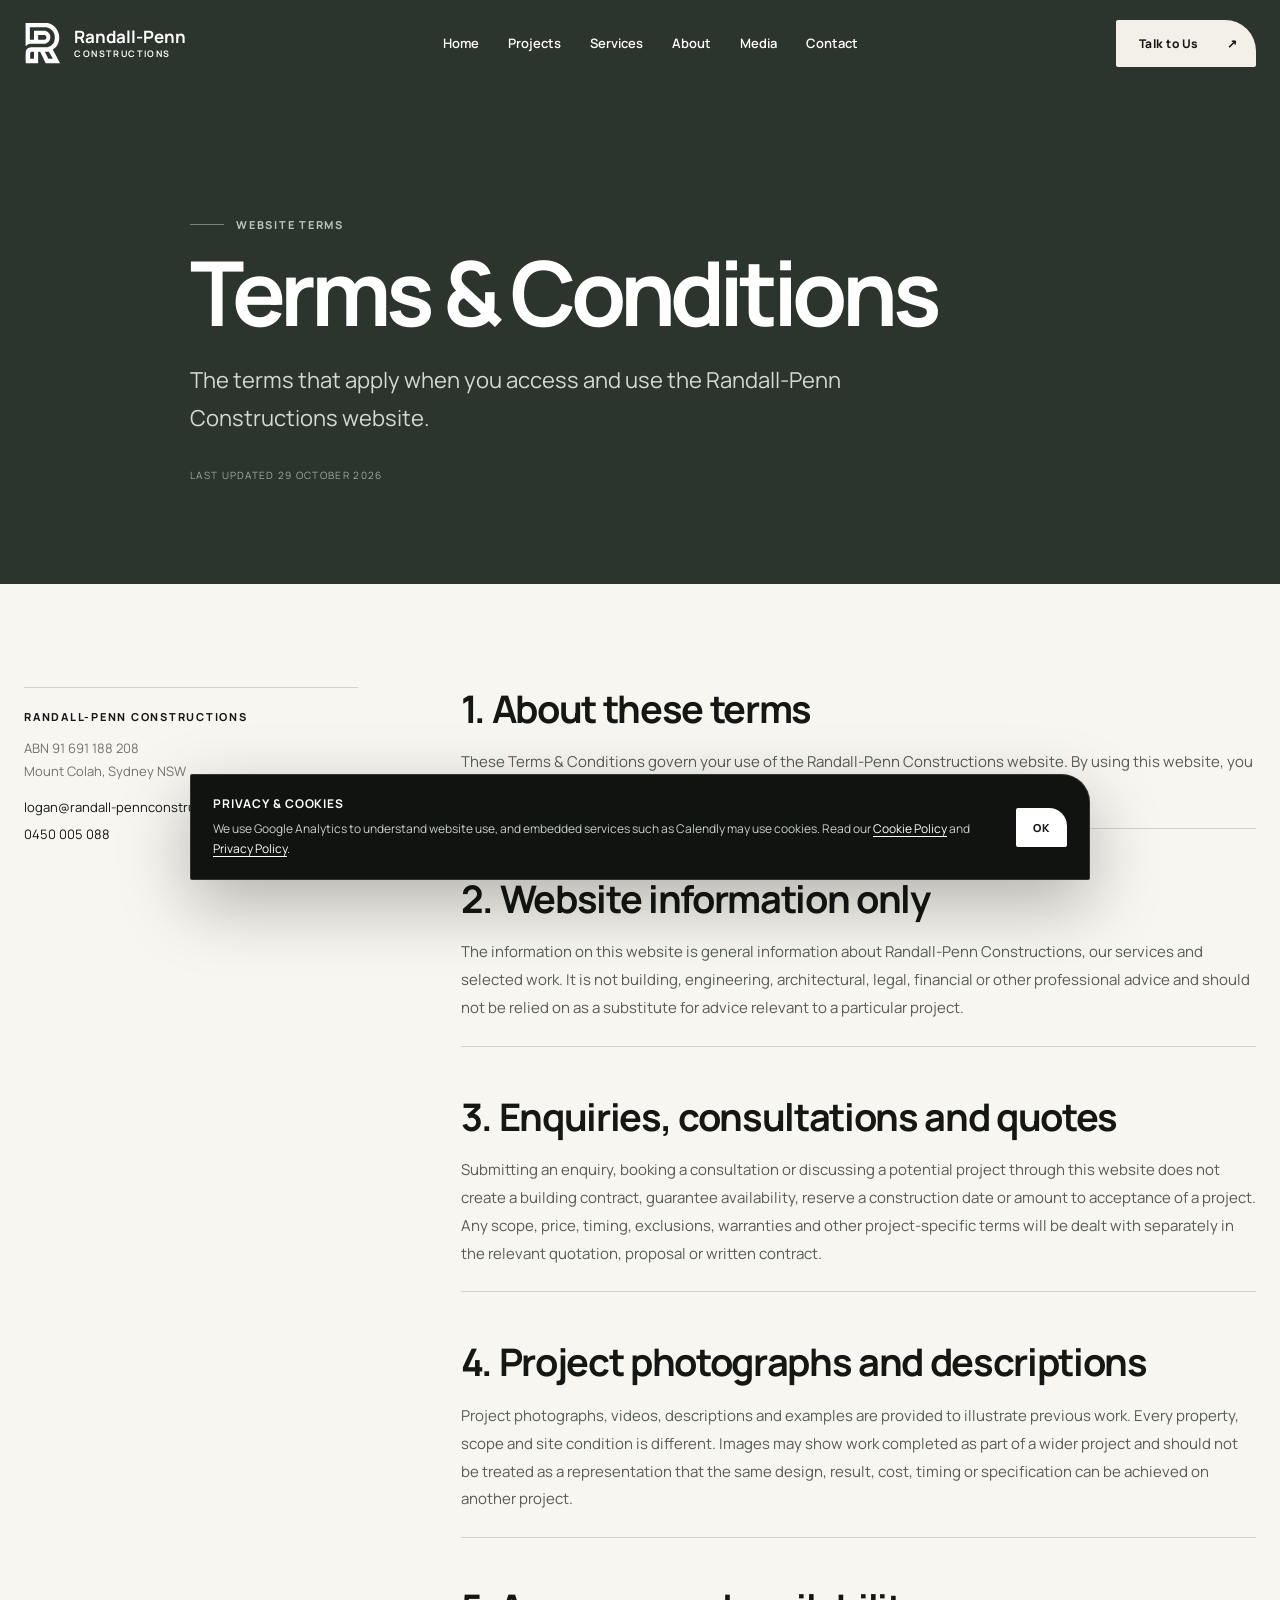
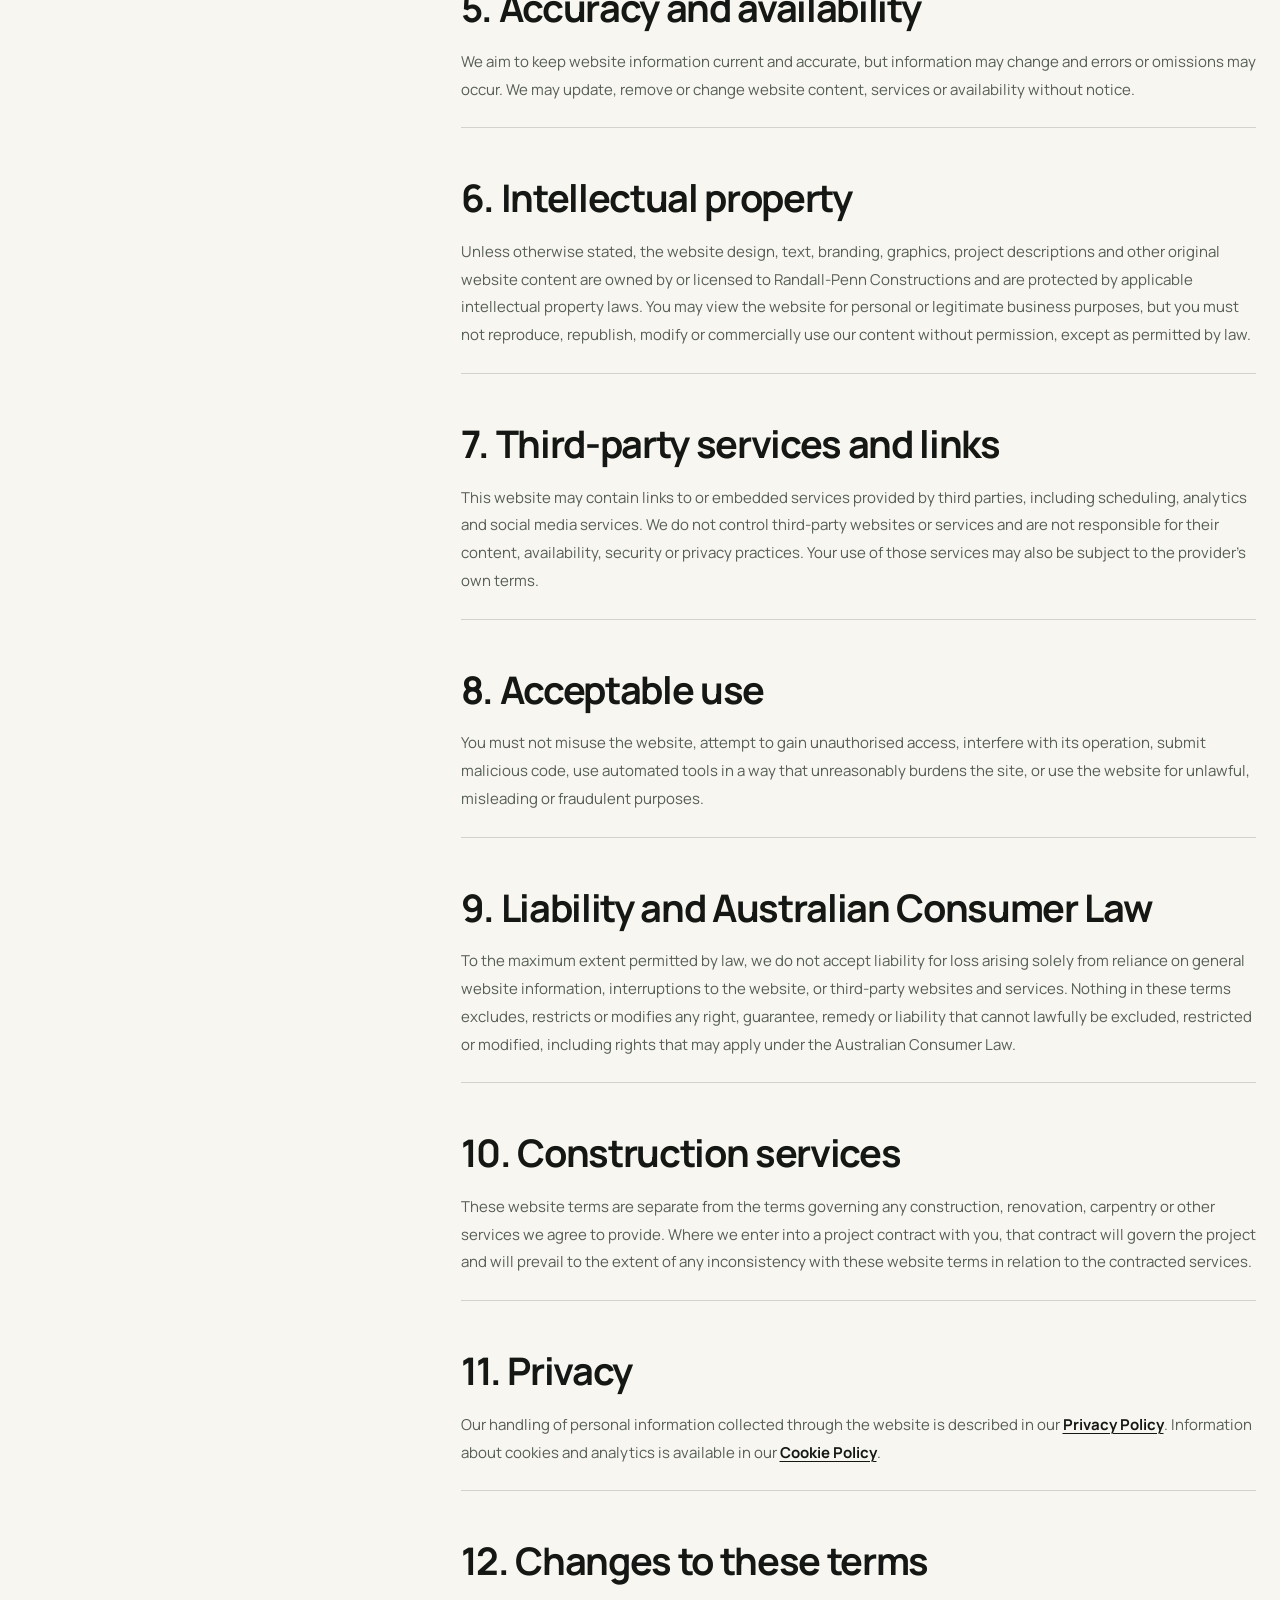
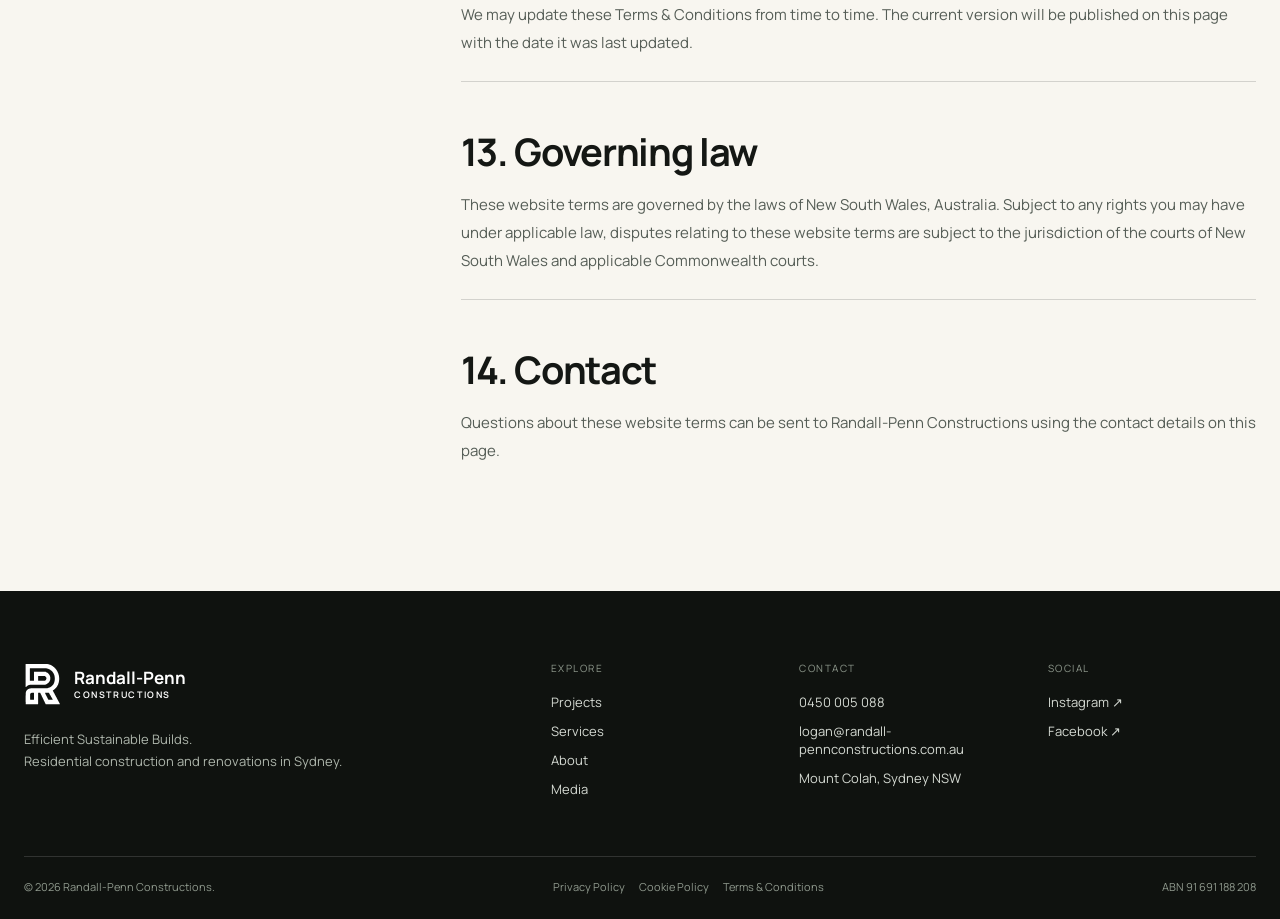
<file: terms-and-conditions.html>
<!doctype html>
<html lang="en-AU">
<head>
<!-- Google tag (gtag.js) -->
<script async src="https://www.googletagmanager.com/gtag/js?id=G-ETXDV4F32J"></script>
<script>
  window.dataLayer = window.dataLayer || [];
  function gtag(){dataLayer.push(arguments);}
  gtag('js', new Date());

  gtag('config', 'G-ETXDV4F32J');
</script>
<meta charset="utf-8">
<meta name="viewport" content="width=device-width,initial-scale=1,viewport-fit=cover">
<title>Terms & Conditions | Randall-Penn Constructions</title>
<meta name="description" content="Website terms and conditions for the Randall-Penn Constructions website.">
<meta name="robots" content="index,follow">
<meta name="theme-color" content="#141714">
<link rel="icon" type="image/svg+xml" href="/assets/images/favicon.svg">
<link rel="icon" type="image/png" sizes="32x32" href="/assets/images/favicon-32x32.png">
<link rel="apple-touch-icon" sizes="180x180" href="/assets/images/apple-touch-icon.png">
<link rel="preconnect" href="https://fonts.googleapis.com">
<link rel="preconnect" href="https://fonts.gstatic.com" crossorigin>
<link href="https://fonts.googleapis.com/css2?family=Manrope:wght@400;450;500;550;600;650;700;750;800&display=swap" rel="stylesheet">
<link rel="stylesheet" href="/assets/css/pages.css?v=20261029-legal">
<link rel="stylesheet" href="/assets/css/legal.css?v=20261029">
<script src="/assets/js/legal.js?v=20261029" defer></script>
<script src="/assets/js/pages.js?v=20261029-legal" defer></script>
<link rel="canonical" href="https://www.randall-pennconstructions.com.au/terms-and-conditions">
<meta property="og:type" content="website">
<meta property="og:locale" content="en_AU">
<meta property="og:site_name" content="Randall-Penn Constructions">
<meta property="og:title" content="Terms & Conditions | Randall-Penn Constructions">
<meta property="og:description" content="Website terms and conditions for the Randall-Penn Constructions website.">
<meta property="og:url" content="https://www.randall-pennconstructions.com.au/terms-and-conditions">
<meta name="twitter:card" content="summary">
</head>
<body>
<header class="site-header"><div class="wrap site-nav"><a class="brand" href="/" aria-label="Randall-Penn Constructions home"><img src="/assets/images/rp-logo-original.svg" alt=""><span>Randall-Penn<small>CONSTRUCTIONS</small></span></a><nav class="nav-links" aria-label="Main navigation"><a href="/">Home</a><a href="/projects">Projects</a><a href="/services">Services</a><a href="/about">About</a><a href="/media">Media</a><a href="/contact">Contact</a></nav><a class="nav-cta" href="/contact">Talk to Us <span>↗︎</span></a><button class="menu-toggle" type="button" aria-label="Open navigation" aria-expanded="false"><span></span></button></div></header><div class="mobile-menu" aria-hidden="true"><aside class="mobile-panel" aria-label="Mobile navigation"><div class="mobile-head"><a class="brand" href="/"><img src="/assets/images/rp-logo-original.svg" alt=""><span>Randall-Penn<small>CONSTRUCTIONS</small></span></a><button class="menu-close" type="button" aria-label="Close navigation">×</button></div><nav class="mobile-links"><a href="/"><span>Home</span><span>↗︎</span></a><a href="/projects"><span>Projects</span><span>↗︎</span></a><a href="/services"><span>Services</span><span>↗︎</span></a><a href="/about"><span>About</span><span>↗︎</span></a><a href="/media"><span>Media</span><span>↗︎</span></a><a href="/contact"><span>Contact</span><span>↗︎</span></a></nav><div class="mobile-foot"><div class="micro" style="color:#aeb6ac;margin-bottom:15px">Efficient Sustainable Builds</div><a class="btn btn-light cta-shape" href="/contact">Talk to Us <span>↗︎</span></a></div></aside></div>
<main>
<section class="legal-hero"><div class="wrap legal-hero-inner"><div class="micro micro-line">Website terms</div><h1>Terms &amp; Conditions</h1><p>The terms that apply when you access and use the Randall-Penn Constructions website.</p><div class="legal-updated">Last updated 29 October 2026</div></div></section>
<section class="legal-section"><div class="wrap legal-layout"><aside class="legal-side"><div class="micro">Randall-Penn Constructions</div><p>ABN 91 691 188 208<br>Mount Colah, Sydney NSW</p><a href="mailto:logan@randall-pennconstructions.com.au">logan@randall-pennconstructions.com.au</a><a href="tel:+61450005088">0450 005 088</a></aside><article class="legal-copy">
<h2>1. About these terms</h2>
<p>These Terms &amp; Conditions govern your use of the Randall-Penn Constructions website. By using this website, you agree to use it lawfully and in accordance with these terms.</p>
<h2>2. Website information only</h2>
<p>The information on this website is general information about Randall-Penn Constructions, our services and selected work. It is not building, engineering, architectural, legal, financial or other professional advice and should not be relied on as a substitute for advice relevant to a particular project.</p>
<h2>3. Enquiries, consultations and quotes</h2>
<p>Submitting an enquiry, booking a consultation or discussing a potential project through this website does not create a building contract, guarantee availability, reserve a construction date or amount to acceptance of a project. Any scope, price, timing, exclusions, warranties and other project-specific terms will be dealt with separately in the relevant quotation, proposal or written contract.</p>
<h2>4. Project photographs and descriptions</h2>
<p>Project photographs, videos, descriptions and examples are provided to illustrate previous work. Every property, scope and site condition is different. Images may show work completed as part of a wider project and should not be treated as a representation that the same design, result, cost, timing or specification can be achieved on another project.</p>
<h2>5. Accuracy and availability</h2>
<p>We aim to keep website information current and accurate, but information may change and errors or omissions may occur. We may update, remove or change website content, services or availability without notice.</p>
<h2>6. Intellectual property</h2>
<p>Unless otherwise stated, the website design, text, branding, graphics, project descriptions and other original website content are owned by or licensed to Randall-Penn Constructions and are protected by applicable intellectual property laws. You may view the website for personal or legitimate business purposes, but you must not reproduce, republish, modify or commercially use our content without permission, except as permitted by law.</p>
<h2>7. Third-party services and links</h2>
<p>This website may contain links to or embedded services provided by third parties, including scheduling, analytics and social media services. We do not control third-party websites or services and are not responsible for their content, availability, security or privacy practices. Your use of those services may also be subject to the provider's own terms.</p>
<h2>8. Acceptable use</h2>
<p>You must not misuse the website, attempt to gain unauthorised access, interfere with its operation, submit malicious code, use automated tools in a way that unreasonably burdens the site, or use the website for unlawful, misleading or fraudulent purposes.</p>
<h2>9. Liability and Australian Consumer Law</h2>
<p>To the maximum extent permitted by law, we do not accept liability for loss arising solely from reliance on general website information, interruptions to the website, or third-party websites and services. Nothing in these terms excludes, restricts or modifies any right, guarantee, remedy or liability that cannot lawfully be excluded, restricted or modified, including rights that may apply under the Australian Consumer Law.</p>
<h2>10. Construction services</h2>
<p>These website terms are separate from the terms governing any construction, renovation, carpentry or other services we agree to provide. Where we enter into a project contract with you, that contract will govern the project and will prevail to the extent of any inconsistency with these website terms in relation to the contracted services.</p>
<h2>11. Privacy</h2>
<p>Our handling of personal information collected through the website is described in our <a href="/privacy-policy">Privacy Policy</a>. Information about cookies and analytics is available in our <a href="/cookie-policy">Cookie Policy</a>.</p>
<h2>12. Changes to these terms</h2>
<p>We may update these Terms &amp; Conditions from time to time. The current version will be published on this page with the date it was last updated.</p>
<h2>13. Governing law</h2>
<p>These website terms are governed by the laws of New South Wales, Australia. Subject to any rights you may have under applicable law, disputes relating to these website terms are subject to the jurisdiction of the courts of New South Wales and applicable Commonwealth courts.</p>
<h2>14. Contact</h2>
<p>Questions about these website terms can be sent to Randall-Penn Constructions using the contact details on this page.</p>
</article></div></section>
</main>
<footer class="site-footer"><div class="wrap"><div class="footer-grid"><div class="footer-brand"><a class="brand" href="/"><img src="/assets/images/rp-logo-original.svg" alt=""><span>Randall-Penn<small>CONSTRUCTIONS</small></span></a><p>Efficient Sustainable Builds.<br>Residential construction and renovations in Sydney.</p></div><div><div class="foot-title">Explore</div><div class="foot-links"><a href="/projects">Projects</a><a href="/services">Services</a><a href="/about">About</a><a href="/media">Media</a></div></div><div><div class="foot-title">Contact</div><div class="foot-links"><a href="tel:+61450005088">0450 005 088</a><a href="mailto:logan@randall-pennconstructions.com.au">logan@randall-pennconstructions.com.au</a><span>Mount Colah, Sydney NSW</span></div></div><div><div class="foot-title">Social</div><div class="foot-links"><a href="https://www.instagram.com/randallpennconstructions/" target="_blank" rel="noopener">Instagram ↗︎</a><a href="https://www.facebook.com/RandallPennConstructions/" target="_blank" rel="noopener">Facebook ↗︎</a></div></div></div><div class="footer-base"><span>© <span data-year>2026</span> Randall-Penn Constructions.</span><span class="footer-legal" aria-label="Legal links"><a href="/privacy-policy">Privacy Policy</a><a href="/cookie-policy">Cookie Policy</a><a href="/terms-and-conditions">Terms &amp; Conditions</a></span><span>ABN 91 691 188 208</span></div></div></footer>
</body>
</html>
</file>
<file: assets/css/homepage.css>
:root{--ink:#141714;--graphite:#44484a;--forest:#2f4a3d;--stone:#d8d4cc;--paper:#f6f4ee;--concrete:#b9bdb9;--font:"Manrope",Arial,sans-serif;--gutter:clamp(22px,5.7vw,112px)}
*{box-sizing:border-box}html{scroll-behavior:smooth;scroll-padding-top:20px}body{margin:0;background:var(--paper);color:var(--ink);font:400 15px/1.7 var(--font);-webkit-font-smoothing:antialiased}body.menu-open,body.modal-open{overflow:hidden}button,a{font:inherit}button{cursor:pointer}a{color:inherit;text-decoration:none}img{display:block;max-width:100%}button:focus-visible,a:focus-visible{outline:3px solid #8bb49d;outline-offset:5px}h1,h2,h3,p{margin:0}h1,h2,h3{font-family:var(--font)}.sr-only{position:absolute;width:1px;height:1px;padding:0;margin:-1px;overflow:hidden;clip:rect(0,0,0,0);white-space:nowrap;border:0}.wrap{max-width:1640px;margin:0 auto;padding-left:var(--gutter);padding-right:var(--gutter)}.micro{font-size:10px!important;letter-spacing:.26em;text-transform:uppercase;font-weight:800;line-height:1.65}.micro-line{display:flex;align-items:center;gap:14px}.micro-line:before{content:"";width:29px;height:1px;background:currentColor;display:block;opacity:.75}.eyebrow{font-size:11px;letter-spacing:.24em;font-weight:800;text-transform:uppercase}.soft-btn{display:inline-flex;align-items:center;justify-content:space-between;gap:32px;min-height:54px;padding:15px 19px 15px 24px;border:1px solid transparent;border-radius:2px 31px 2px 2px;font-size:13px;font-weight:800;line-height:1.15;letter-spacing:.01em;transition:background .2s,color .2s,border-color .2s}.soft-btn .arr{width:20px;height:20px;display:inline-flex;align-items:center;justify-content:center;font-size:21px;font-weight:400;transition:transform .2s}.soft-btn:hover .arr{transform:translate(3px,-3px)}.btn-ivory{background:var(--paper);color:var(--ink)}.btn-ivory:hover{background:#e4e7df}.btn-outline-light{color:white;border-color:#f6f4eebd;background:#ffffff0d}.btn-outline-light:hover{background:#ffffff20}.btn-dark{background:var(--ink);color:#fff}.btn-dark:hover{background:#3a403b}.btn-outline-dark{background:transparent;border-color:#141714;color:var(--ink)}.btn-outline-dark:hover{background:#141714;color:#fff}
#intro{position:fixed;inset:0;z-index:1000;background:var(--ink);display:grid;place-items:center;color:#fff;overflow:hidden;transition:opacity .65s ease,visibility .65s ease}.intro-inner{width:min(380px,75vw);display:flex;flex-direction:column;align-items:center;text-align:center;transform:translateY(-8px)}.intro-art{position:relative;width:clamp(126px,18vh,190px);height:clamp(146px,20vh,210px)}.intro-art svg,.intro-art img{position:absolute;inset:0;width:100%;height:100%;object-fit:contain}.intro-art .trace{fill:transparent;stroke:#fff;stroke-width:2.2;stroke-linejoin:round;stroke-dasharray:1;stroke-dashoffset:1;opacity:1}.intro-art img{opacity:0;filter:brightness(0) invert(1)}.intro-name{font-size:clamp(18px,2.3vw,29px);font-weight:800;line-height:1.17;letter-spacing:-.045em;margin-top:7px;opacity:0}.intro-name span{font-weight:750}.intro-tag{font-size:10px;letter-spacing:.22em;text-transform:uppercase;margin-top:25px;color:#d3d7d2;opacity:0}.intro-rule{width:34px;height:1px;background:#d3d7d2;margin-top:17px;opacity:0}.intro-skip{position:absolute;right:clamp(20px,4vw,70px);bottom:clamp(25px,4vw,65px);border:0;color:#fff;background:transparent;letter-spacing:.2em;text-transform:uppercase;font-size:10px;font-weight:800;padding:15px}.intro-ready .trace{animation:trace 2.55s ease-in-out forwards}.intro-ready .intro-art img{animation:introFill .5s ease 2.5s forwards}.intro-ready .intro-name{animation:introUp .58s ease 3.1s forwards}.intro-ready .intro-tag{animation:introUp .7s ease 3.75s forwards}.intro-ready .intro-rule{animation:introUp .7s ease 4.1s forwards}@keyframes trace{from{stroke-dashoffset:1}to{stroke-dashoffset:0}}@keyframes introFill{to{opacity:1}}@keyframes introUp{from{opacity:0;transform:translateY(12px)}to{opacity:1;transform:translateY(0)}}#intro.is-done{opacity:0;visibility:hidden;pointer-events:none}
.hero{position:relative;min-height:790px;height:100svh;max-height:1170px;isolation:isolate;background:#414741;color:#fff;overflow:hidden}.hero-media{position:absolute;inset:-5% 0;z-index:-3;will-change:transform}.hero-media img{width:100%;height:100%;object-fit:cover;object-position:60% 51%}.hero:before{content:"";position:absolute;inset:0;z-index:-2;background:linear-gradient(90deg,rgba(9,13,11,.80) 0%,rgba(11,17,15,.69) 32%,rgba(14,20,17,.32) 69%,rgba(15,20,18,.19) 100%),linear-gradient(0deg,rgba(12,17,14,.40),transparent 23%)}.hero:after{content:"";position:absolute;inset:0;z-index:-1;background:linear-gradient(180deg,rgba(7,12,9,.23),transparent 25%)}
.top-nav{position:relative;z-index:10;max-width:1640px;margin:auto;padding:26px var(--gutter);display:flex;align-items:center;gap:clamp(14px,2vw,38px);border-bottom:1px solid #ffffff36;min-height:105px}.logo-lockup{display:flex;align-items:center;gap:11px;color:inherit;min-width:217px}.logo-lockup img{width:43px;height:53px;object-fit:contain;filter:brightness(0) invert(1)}.logo-type{display:flex;flex-direction:column;font-size:15px;line-height:1.07;font-weight:800;letter-spacing:-.046em}.logo-type small{font-size:9.5px;letter-spacing:.075em;margin-top:4px;font-weight:700}.nav-links{display:flex;align-items:center;gap:clamp(14px,2.1vw,34px);margin-left:auto;white-space:nowrap}.nav-links a{font-size:14px;font-weight:700;transition:opacity .18s}.nav-links a:hover{opacity:.64}.nav-talk{min-height:47px;padding:12px 16px 12px 19px;font-size:12px;margin-left:8px;gap:20px}.mobile-nav-toggle{display:none;margin-left:auto;color:white;background:transparent;border:1px solid #ffffff70;border-radius:3px 20px 3px 3px;width:48px;height:48px;align-items:center;justify-content:center}.hero-content{min-height:calc(100% - 120px);display:flex;flex-direction:column;align-items:flex-start;justify-content:center;padding-top:12vh;padding-bottom:clamp(90px,12vh,170px);position:relative;z-index:2}.hero-content .eyebrow{color:#f5f4e9;margin-bottom:30px;font-size:11px}.hero h1{font-size:clamp(51px,6.5vw,108px);line-height:1.035;letter-spacing:-.067em;max-width:1160px;font-weight:750;text-wrap:balance}.hero .lead{font-size:clamp(15px,1.2vw,18px);line-height:1.75;max-width:560px;margin-top:29px;color:#eef1eb}.hero-actions{display:flex;gap:12px;margin-top:34px;flex-wrap:wrap}.hero-scroll{position:absolute;bottom:37px;left:var(--gutter);display:flex;align-items:center;gap:21px;font-size:10px;letter-spacing:.25em;font-weight:800;color:#ffffffcb}.hero-scroll:before{content:"";height:1px;width:65px;background:#ffffffa8}
.float-menu{position:fixed;z-index:92;top:21px;right:clamp(18px,3.1vw,55px);width:55px;height:55px;display:grid;place-items:center;border-radius:3px 24px 3px 3px;background:rgba(47,74,61,.73);border:1px solid #ffffff7a;color:white;box-shadow:0 5px 24px #0002;backdrop-filter:blur(16px);-webkit-backdrop-filter:blur(16px);opacity:0;pointer-events:none;transform:translateX(15px);transition:opacity .2s ease,transform .2s ease}.float-menu.show{opacity:1;pointer-events:auto;transform:none}.float-menu svg,.mobile-nav-toggle svg{width:22px;height:22px}.back-top{position:fixed;z-index:85;right:clamp(18px,3.1vw,55px);bottom:24px;width:46px;height:46px;display:grid;place-items:center;border:1px solid #14171438;border-radius:50%;background:#f6f4eee9;color:var(--ink);box-shadow:0 5px 22px #0002;opacity:0;pointer-events:none;transform:translateY(12px);transition:opacity .2s,transform .2s}.back-top.show{opacity:1;pointer-events:auto;transform:none}.back-top:hover{background:white}
.menu-backdrop{position:fixed;z-index:200;inset:0;background:#0b110aa6;backdrop-filter:blur(2px);-webkit-backdrop-filter:blur(2px);opacity:0;visibility:hidden;transition:opacity .25s,visibility .25s}.menu-backdrop.open{opacity:1;visibility:visible}.menu-drawer{position:absolute;top:0;right:0;height:100%;width:min(470px,92vw);background:rgba(38,62,48,.94);backdrop-filter:blur(24px);-webkit-backdrop-filter:blur(24px);color:#fff;box-shadow:-30px 0 70px #0002;transform:translateX(100%);transition:transform .35s cubic-bezier(.19,1,.22,1);padding:37px clamp(27px,4vw,55px);overflow-y:auto;display:flex;flex-direction:column}.menu-backdrop.open .menu-drawer{transform:none}.drawer-head{display:flex;align-items:center;justify-content:space-between;padding-bottom:42px;border-bottom:1px solid #ffffff52}.drawer-head .logo-lockup{min-width:0}.drawer-close{width:45px;height:45px;border:1px solid #ffffff77;border-radius:3px 18px 3px 3px;color:white;background:transparent;font-size:27px;line-height:1}.drawer-links{display:flex;flex-direction:column;padding:23px 0;gap:0}.drawer-links a{display:flex;align-items:center;justify-content:space-between;border-bottom:1px solid #ffffff35;padding:16px 0;font-size:clamp(24px,3vw,31px);font-weight:650;line-height:1.35;letter-spacing:-.04em}.drawer-links a:hover{padding-left:7px;color:#d8ded7}.drawer-links a span{font-size:19px;font-weight:400}.drawer-foot{margin-top:auto;padding-top:34px;color:#d8ddd7}.drawer-foot .soft-btn{width:100%;margin-top:20px}
.section{padding:clamp(88px,8.5vw,156px) 0}.section-top{display:grid;grid-template-columns:minmax(0,1.4fr) minmax(220px,.48fr);align-items:end;gap:45px;margin-bottom:53px}.section-top h2{font-size:clamp(38px,4.75vw,76px);font-weight:730;letter-spacing:-.063em;line-height:1.08;max-width:840px;margin-top:19px}.section-top p{color:#5c635f;font-size:14px;max-width:280px;line-height:1.95;margin-left:auto}.section .micro{color:var(--forest)}.featured{background:var(--paper)}.featured-grid{display:grid;grid-template-columns:1.18fr .82fr;min-height:560px;overflow:hidden}.featured-image{position:relative;min-height:530px;overflow:hidden;background:#d5d5d0}.featured-image img{height:100%;width:100%;object-fit:cover;object-position:center}.image-label{position:absolute;bottom:17px;right:17px;padding:5px 9px;background:#1417149c;backdrop-filter:blur(6px);color:#fff;font-size:9px;letter-spacing:.11em;text-transform:uppercase}.featured-detail{background:#eaeae4;padding:clamp(29px,5.1vw,82px);display:flex;flex-direction:column;align-items:flex-start;justify-content:center;position:relative}.featured-detail:before{content:"";height:1px;width:60px;background:#69796f;margin-bottom:27px}.featured-detail .index{font-size:10px;letter-spacing:.23em;color:#69746e;font-weight:700}.featured-detail h3{font-size:clamp(37px,4vw,66px);letter-spacing:-.068em;line-height:1.1;font-weight:740;margin:clamp(27px,4vw,70px) 0 23px;max-width:420px}.featured-detail p{font-size:14px;line-height:1.9;color:#5d665f;max-width:420px;margin-bottom:28px}.featured-small{display:grid;grid-template-columns:repeat(3,1fr);gap:20px;margin-top:22px}.project-tile{border:0;background:transparent;text-align:left;padding:0;display:block;cursor:pointer}.project-tile .project-photo{width:100%;aspect-ratio:1.65;position:relative;overflow:hidden;background:#d6d5ce}.project-tile .project-photo img{width:100%;height:100%;object-fit:cover;transition:transform .35s}.project-tile:hover img{transform:scale(1.035)}.project-tile h3{font-size:clamp(17px,1.5vw,22px);letter-spacing:-.035em;font-weight:700;margin:15px 0 1px}.project-tile .type{color:#777d78;text-transform:uppercase;letter-spacing:.12em;font-size:10px;font-weight:700}
.media-slot{background:#e6e5df;border-top:1px solid #d0d0c8;border-bottom:1px solid #d0d0c8}.media-slot-inner{display:flex;justify-content:space-between;align-items:center;gap:50px;padding-top:43px;padding-bottom:43px}.media-slot h2{font-size:clamp(26px,3vw,39px);line-height:1.2;letter-spacing:-.05em;margin-top:7px}.media-slot p{font-size:13px;color:#606761;max-width:310px;line-height:1.8}.status-pill{font-size:10px;letter-spacing:.17em;text-transform:uppercase;display:inline-block;padding:8px 12px;border:1px solid #9fa79e;border-radius:60px;white-space:nowrap}
.services{background:#eeede8}.services-inner{display:grid;grid-template-columns:minmax(320px,.75fr) minmax(420px,1.2fr);gap:clamp(45px,8vw,155px);align-items:start;min-height:570px}.services .micro{margin-bottom:47px}.services h2{font-size:clamp(42px,4.6vw,75px);line-height:1.07;letter-spacing:-.067em;font-weight:740;max-width:580px}.services .intro{color:#5b625e;font-size:14px;line-height:1.95;max-width:460px;margin-top:45px}.service-list{border-top:1px solid #b5bbb3}.service-row{width:100%;padding:24px 4px;border:0;border-bottom:1px solid #b5bbb3;background:transparent;display:grid;grid-template-columns:39px minmax(0,1fr) 35px;align-items:center;gap:18px;text-align:left;color:var(--ink);transition:padding-left .2s,background .2s}.service-row .n{font-size:10px;letter-spacing:.1em;color:#7b887f}.service-row .name{font-size:clamp(17px,1.65vw,26px);font-weight:650;letter-spacing:-.035em;line-height:1.3}.service-row .tip{font-size:27px;line-height:1;font-weight:350;color:#2f4a3d;transition:transform .18s}.service-row:hover{padding-left:11px;background:#e3e5df}.service-row:hover .tip{transform:translate(4px,-4px)}.services-note{font-size:11px;color:#747a75;margin-top:21px}
.about{display:grid;grid-template-columns:1fr 1fr;min-height:clamp(610px,48vw,760px)}.about-photo{position:relative;overflow:hidden;background:#9b9f97}.about-photo .about-backdrop{position:absolute;inset:0;width:100%;height:100%;object-fit:cover;filter:brightness(.73) saturate(.6)}.about-photo:after{content:"";position:absolute;inset:0;background:linear-gradient(45deg,#121b188a,transparent 60%)}.about-photo .logan-frame{position:absolute;z-index:1;left:10%;bottom:10%;height:min(64%,460px);width:auto;max-width:70%;aspect-ratio:210/240;object-fit:cover;border:8px solid #f6f4eef0;box-shadow:0 25px 65px #0006}.photo-note{position:absolute;z-index:2;bottom:3%;left:10%;color:white;font-size:10px;letter-spacing:.16em;text-transform:uppercase;font-weight:750;text-shadow:0 1px 4px #0007}.about-copy{background:var(--forest);color:white;display:flex;align-items:center;position:relative;overflow:hidden;padding:clamp(45px,6vw,105px)}.about-copy .watermark{position:absolute;right:-5%;top:0;width:58%;height:auto;filter:brightness(0) invert(1);opacity:.055;pointer-events:none}.about-copy-inner{position:relative;z-index:1;max-width:640px}.about-copy .micro{color:#e0e5df}.about-copy h2{font-size:clamp(42px,4.75vw,78px);line-height:1.12;letter-spacing:-.068em;font-weight:730;margin:37px 0 28px}.about-copy p{font-size:15px;line-height:2;color:#e4e9e4;max-width:540px}.text-cta{appearance:none;-webkit-appearance:none;display:inline-flex;align-items:center;justify-content:space-between;gap:23px;min-height:58px;width:max-content;max-width:100%;margin-top:34px;padding:7px 0 9px;border:0;border-bottom:1px solid rgba(255,255,255,.78);border-radius:0;background:transparent;color:inherit;font-size:clamp(14px,1.05vw,16px);font-weight:750;line-height:1.3;letter-spacing:.005em;text-align:left;cursor:pointer;transition:gap .22s,border-color .22s}.text-cta span{display:inline-grid;place-items:center;flex:0 0 35px;width:35px;height:35px;border:1px solid rgba(255,255,255,.65);border-radius:50%;font-size:20px;font-weight:400;line-height:1;transition:transform .25s,background .25s}.text-cta:hover{gap:29px;border-color:#fff}.text-cta:hover span{transform:translate(2px,-2px);background:#ffffff21}
.quote-note{font-size:11px;color:#828780;letter-spacing:.13em;text-transform:uppercase}
.contact{background:var(--stone);color:var(--ink);padding:clamp(85px,9vw,145px) 0}.contact-inner{display:flex;align-items:center;justify-content:space-between;gap:50px}.contact .micro{color:#59675c}.contact h2{font-size:clamp(44px,5.7vw,87px);line-height:1.1;letter-spacing:-.07em;font-weight:740;margin:21px 0 20px}.contact p{color:#555d55;font-size:15px}.contact .soft-btn{white-space:nowrap;min-width:195px}
footer{background:var(--ink);color:#f6f4ee;padding:clamp(65px,7vw,120px) 0 27px}.footer-main{display:grid;grid-template-columns:1.55fr .6fr .85fr .8fr;gap:clamp(30px,4vw,68px);padding-bottom:clamp(65px,7vw,100px)}.footer-brand .logo-lockup{align-items:center;margin-bottom:26px}.footer-brand .logo-lockup img{width:65px;height:79px}.footer-brand .logo-type{font-size:20px}.footer-brand .logo-type small{font-size:11px}.footer-brand p{font-size:13px;color:#bfc6c0;max-width:290px}.foot-heading{font-size:10px;text-transform:uppercase;letter-spacing:.2em;font-weight:800;color:#b8bfb8;margin-bottom:24px}.foot-list{display:flex;flex-direction:column;gap:10px}.foot-list a,.foot-list button{font-size:13px;color:#e2e6e0;background:transparent;padding:0;border:0;text-align:left;line-height:1.6}.foot-list a:hover,.foot-list button:hover{color:white;text-decoration:underline;text-underline-offset:4px}.socials{display:flex;gap:12px;margin-top:22px}.socials a{width:41px;height:41px;display:grid;place-items:center;border:1px solid #f6f4ee65;border-radius:50%;color:white;transition:background .2s}.socials a:hover{background:#ffffff22}.socials svg{width:19px;height:19px}.footer-base{padding-top:24px;border-top:1px solid #ffffff30;display:flex;align-items:center;justify-content:space-between;gap:25px;flex-wrap:wrap;color:#b9c0b8;font-size:11px;letter-spacing:.03em}
.modal{border:0;padding:0;width:min(580px,calc(100% - 32px));max-height:min(90vh,830px);background:var(--paper);box-shadow:0 30px 100px #0006;color:var(--ink)}.modal::backdrop{background:#0e1814be;backdrop-filter:blur(3px)}.modal-close{position:absolute;right:19px;top:18px;width:42px;height:42px;display:grid;place-items:center;background:transparent;border:1px solid #151b1838;border-radius:50%;font-size:25px}.modal-inner{padding:clamp(25px,6vw,53px)}.modal-photo{width:100%;aspect-ratio:1.9;object-fit:cover}.modal h2{font-size:clamp(28px,5vw,49px);letter-spacing:-.06em;line-height:1.15;margin:17px 45px 17px 0}.modal p{color:#5b635d;line-height:1.8;font-size:14px}.modal .micro{color:var(--forest)}.modal-tags{display:flex;gap:8px;flex-wrap:wrap;margin:22px 0}.modal-tag{font-size:10px;letter-spacing:.1em;text-transform:uppercase;padding:6px 10px;border:1px solid #aab1a9}.modal .soft-btn{margin-top:25px}.modal .socials a{border-color:#232c27;color:var(--ink)}
@media(max-width:1180px){.top-nav{gap:18px}.nav-links{gap:14px}.nav-links a{font-size:12px}.top-nav .logo-lockup{min-width:184px}.top-nav .logo-type{font-size:13px}.top-nav .logo-type small{font-size:8px}.nav-talk{font-size:11px;gap:11px}.services-inner{gap:6vw}.footer-main{grid-template-columns:1.4fr 1fr 1fr}}
@media(max-width:950px){.top-nav{min-height:90px}.top-nav .nav-links,.top-nav .nav-talk{display:none}.mobile-nav-toggle{display:flex}.hero{height:100svh;max-height:none;min-height:650px}.hero-content{padding-top:10vh}.featured-grid{grid-template-columns:1fr 1fr;min-height:480px}.featured-image{min-height:450px}.featured-detail{padding:35px}.featured-detail h3{font-size:39px}.services-inner{grid-template-columns:.9fr 1.1fr;gap:4vw}.services h2{font-size:43px}.about-copy{padding:50px 36px}.about-copy h2{font-size:47px}.footer-main{grid-template-columns:1.5fr 1fr;row-gap:40px}.contact-inner{align-items:flex-start}}
@media(max-width:700px){:root{--gutter:22px}.section{padding:75px 0}.hero{min-height:680px}.hero-media img{object-position:57% center}.hero:before{background:linear-gradient(90deg,#0a0e0bd6,#1018108c 75%,#1018105c),linear-gradient(0deg,#0a0e0b78,transparent 35%)}.top-nav{padding-top:19px;padding-bottom:19px;min-height:80px}.logo-lockup img{width:36px;height:45px}.logo-type{font-size:12px}.logo-type small{font-size:8px}.hero-content{min-height:calc(100% - 85px);padding-top:7vh;padding-bottom:115px}.hero h1{font-size:clamp(43px,10vw,75px);letter-spacing:-.065em;max-width:620px}.hero .lead{font-size:14px;line-height:1.65;max-width:465px;margin-top:22px}.hero-actions{margin-top:28px}.hero .eyebrow{margin-bottom:21px}.hero-scroll{bottom:23px}.section-top{grid-template-columns:1fr;gap:13px;margin-bottom:34px}.section-top h2{margin-top:15px}.section-top p{margin:0;max-width:530px}.featured-grid{grid-template-columns:1fr}.featured-image{min-height:360px;aspect-ratio:1.24}.featured-detail{min-height:345px}.featured-detail h3{margin:32px 0 19px}.featured-small{grid-template-columns:1fr 1fr;gap:21px 14px}.project-tile .project-photo{aspect-ratio:1.45}.media-slot-inner{align-items:flex-start;flex-direction:column;gap:15px}.services-inner{grid-template-columns:1fr;gap:48px;min-height:0}.services .micro{margin-bottom:23px}.services h2{font-size:clamp(42px,9vw,65px)}.services .intro{margin-top:25px}.about{grid-template-columns:1fr}.about-photo{min-height:490px}.about-photo .logan-frame{left:50%;transform:translateX(-50%);height:min(73%,380px);bottom:12%}.about-copy{min-height:470px;padding:65px var(--gutter)}.about-copy h2{font-size:clamp(40px,9vw,68px);margin:28px 0 20px}.about-copy .watermark{width:50%}.contact-inner{display:block}.contact .soft-btn{margin-top:34px}.contact h2{font-size:clamp(46px,9vw,75px)}.footer-main{grid-template-columns:1fr 1fr;gap:45px 20px}.footer-brand{grid-column:1/-1}.footer-base{align-items:flex-start;flex-direction:column}.float-menu{top:17px;right:17px}.back-top{right:17px;bottom:18px}}
@media(max-width:470px){.hero h1{font-size:clamp(42px,10.2vw,58px)}.hero-actions{gap:10px}.hero-actions .soft-btn{font-size:12px;min-height:51px;padding:14px 15px;gap:17px}.featured-small{grid-template-columns:1fr}.project-tile .project-photo{aspect-ratio:1.75}.featured-image{min-height:310px}.footer-main{grid-template-columns:1fr 1fr}}
@media(prefers-reduced-motion:reduce){html{scroll-behavior:auto}*,*:before,*:after{animation:none!important;transition:none!important}.hero-media{will-change:auto}.project-tile:hover img{transform:none}.service-row:hover .tip,.soft-btn:hover .arr{transform:none}}

.hero-concept{position:absolute;bottom:30px;right:var(--gutter);font-size:9px;letter-spacing:.16em;text-transform:uppercase;font-weight:750;color:#ffffffc7;z-index:3;text-shadow:0 1px 3px #0008}@media(max-width:450px){.hero-concept{bottom:12px;font-size:8px}}


/* Premium motion and layout revisions; previous intro preserved. */
.hero-media{inset:-13% 0;transform:translate3d(0,-26px,0) scale(1.045);transform-origin:center;backface-visibility:hidden}
.hero-media img{object-position:57% 51%}
.featured-image{isolation:isolate;overflow:hidden}
.featured-image img{position:absolute;left:0;top:-95px;width:100%;height:calc(100% + 190px);object-fit:cover;object-position:center;transform:translate3d(0,0,0);will-change:transform;backface-visibility:hidden}
.featured-grid{overflow:visible}.featured .section-top h2{font-weight:680}
.the-build{background:#e7e7e1;border-top:1px solid #d4d7d1;overflow:hidden;padding:clamp(85px,10vw,156px) 0}
.build-inner{display:grid;grid-template-columns:minmax(0,1.1fr) minmax(310px,.8fr);gap:clamp(65px,10vw,175px);align-items:center;min-height:690px}
.build-story{align-self:center;padding-bottom:38px}.build-story .micro{color:#475c4f}
.build-story h2{font-weight:640;line-height:1.075;letter-spacing:-.062em;font-size:clamp(48px,5.2vw,88px);max-width:770px;margin:31px 0 34px;text-wrap:balance}
.build-story p{max-width:490px;color:#505c54;font-size:clamp(14px,1.04vw,16px);line-height:1.95}
.build-rule{height:1px;background:#b7beb7;max-width:420px;margin:55px 0 20px}
.build-edition{font-size:10px;font-weight:800;letter-spacing:.18em;color:#7a867e}
.build-visual{width:min(100%,410px);justify-self:center}
.build-video-wrap{width:100%;aspect-ratio:9/15.5;max-height:690px;overflow:hidden;position:relative;background:#252b28;border-radius:2px 73px 2px 2px;box-shadow:0 31px 85px #14221b22;border:1px solid #ffffffab;isolation:isolate}
.build-video-wrap video{display:block;width:100%;height:100%;object-fit:cover;object-position:center;background:#27342c}
.build-grain{position:absolute;inset:0;pointer-events:none;z-index:1;background:linear-gradient(180deg,#0c1713a6,transparent 20%,transparent 69%,#0c1713bd);opacity:.8}
.build-video-head{position:absolute;z-index:2;top:23px;left:23px;right:23px;color:white;font-size:9px;font-weight:800;letter-spacing:.18em;display:flex;align-items:center;justify-content:space-between;gap:10px;pointer-events:none}
.build-live{display:flex;align-items:center;gap:7px}.build-live i{width:6px;height:6px;border-radius:50%;background:#d8d4cc;display:block;box-shadow:0 0 12px #fff8}
.build-video-controls{display:none;position:absolute;bottom:25px;z-index:3;left:22px;right:22px;align-items:center;justify-content:space-between;gap:12px}
.motion-ready .build-video-controls{display:flex}
.build-video-controls button{background:#161f1b8c;color:#fff;border:1px solid #ffffff9a;padding:11px 14px;font-size:11px;font-weight:800;letter-spacing:.08em;border-radius:2px 15px 2px 2px;display:flex;align-items:center;gap:9px;min-height:43px;backdrop-filter:blur(9px);-webkit-backdrop-filter:blur(9px)}
.build-video-controls button:hover{background:#1c3028e8}.build-video-controls button span{font-size:9px}
.build-caption{display:flex;justify-content:space-between;gap:10px;font-size:9px;letter-spacing:.16em;font-weight:800;color:#66716a;margin-top:16px}
.services{background:#eeeee9;padding-top:clamp(100px,9vw,148px);padding-bottom:clamp(100px,9vw,148px)}
.services-inner{grid-template-columns:minmax(0,1.04fr) minmax(0,1.17fr);gap:clamp(55px,7vw,130px);align-items:center;min-height:0}
.services .micro{margin:0 0 33px;color:#34473d}
.services h2{font-size:clamp(38px,3.35vw,54px);font-weight:645;line-height:1.18;letter-spacing:-.056em;max-width:625px;text-wrap:pretty}
.services .intro{font-size:14px;max-width:490px;margin-top:29px;line-height:1.95}
.service-row{padding:25px 8px;grid-template-columns:32px minmax(0,1fr) 32px;gap:19px;min-height:88px;transition:padding-left .24s,background .24s}
.service-row .name{font-size:clamp(17px,1.38vw,23px);font-weight:650;letter-spacing:-.033em}.service-row .tip{font-size:24px}
.service-row:hover{background:#e2e7df;padding-left:17px}
.about-photo{isolation:isolate}.about-photo .about-backdrop{filter:none;object-position:center 38%;transform:scale(1.02);transition:transform 1.3s cubic-bezier(.2,.8,.2,1)}
.about-photo:hover .about-backdrop{transform:scale(1.045)}.about-photo:after{background:linear-gradient(180deg,transparent 70%,#0c161116 100%);pointer-events:none}
.about-copy .watermark{width:55%;top:-4%;right:-6%;opacity:.065}
/* The navigation trigger uses Logan\'s exact traced logo, never a simulated R. */
.float-menu,.mobile-nav-toggle{padding:0;align-items:center;justify-content:center}
.float-menu{width:62px;height:64px;top:17px;right:clamp(17px,2.8vw,49px);border:1px solid #ffffffab;border-radius:3px 22px 3px 3px;background:rgba(38,62,48,.96);color:#fff;box-shadow:0 10px 30px #07150c3a;backdrop-filter:blur(10px);-webkit-backdrop-filter:blur(10px)}
.mobile-nav-toggle{width:58px;height:60px;border:0;background:transparent;box-shadow:none;color:#fff}
.rp-menu-logo{display:block;width:40px;height:46px;object-fit:contain;transition:transform .28s cubic-bezier(.2,.8,.2,1)}
.mobile-nav-toggle .rp-menu-logo{width:39px;height:45px}
.float-menu:hover .rp-menu-logo,.mobile-nav-toggle:hover .rp-menu-logo{transform:translateY(-2px) scale(1.035)}
.motion-ready .motion-reveal{opacity:0;transform:translate3d(0,30px,0);transition:opacity .92s cubic-bezier(.2,.74,.2,1),transform .92s cubic-bezier(.2,.74,.2,1);transition-delay:var(--reveal-delay,0ms)}
.motion-ready .motion-reveal.is-visible{opacity:1;transform:none}
.motion-ready body:not(.hero-enter) .hero .eyebrow,.motion-ready body:not(.hero-enter) .hero h1,.motion-ready body:not(.hero-enter) .hero .lead,.motion-ready body:not(.hero-enter) .hero .hero-actions{opacity:0;transform:translateY(28px)}
.motion-ready body.hero-enter .hero .eyebrow{animation:rp-hero-rise .7s .03s both}
.motion-ready body.hero-enter .hero h1{animation:rp-hero-rise 1s .17s both}
.motion-ready body.hero-enter .hero .lead{animation:rp-hero-rise .92s .38s both}
.motion-ready body.hero-enter .hero .hero-actions{animation:rp-hero-rise .82s .54s both}
@keyframes rp-hero-rise{from{opacity:0;transform:translateY(31px)}to{opacity:1;transform:translateY(0)}}
@media(max-width:1180px){.services-inner{grid-template-columns:minmax(0,1fr) minmax(0,1.12fr);gap:clamp(38px,5vw,70px)}.services h2{font-size:clamp(35px,3.7vw,47px)}.build-inner{gap:clamp(40px,6vw,90px)}}
@media(max-width:950px){.services-inner{grid-template-columns:minmax(0,1fr) minmax(0,1.1fr);gap:38px}.services h2{font-size:clamp(35px,4.3vw,42px)}.build-inner{grid-template-columns:minmax(0,1fr) minmax(260px,.78fr);gap:34px;min-height:0}.build-story h2{font-size:clamp(42px,5.2vw,63px)}.build-visual{max-width:370px}}
@media(max-width:700px){.hero-media{inset:-12% 0;transform:translate3d(0,-18px,0) scale(1.03)}.hero-media img{object-position:57% 50%}.featured-image img{top:-68px;height:calc(100% + 136px)}.the-build{padding:85px 0 91px}.build-inner{grid-template-columns:1fr;gap:41px}.build-story{padding-bottom:0}.build-story h2{font-size:clamp(42px,9vw,65px);margin:25px 0 21px}.build-rule{margin:30px 0 18px}.build-visual{width:min(83%,365px);max-width:none;margin:auto}.build-video-wrap{max-height:630px}.services{padding:90px 0}.services-inner{grid-template-columns:1fr;gap:43px;align-items:start}.services .micro{margin-bottom:25px}.services h2{font-size:clamp(37px,8.6vw,53px);line-height:1.14}.services .intro{margin-top:23px;max-width:520px}.service-row{padding:20px 4px;min-height:76px}.service-row .name{font-size:clamp(17px,4.4vw,22px)}.about-photo .about-backdrop{object-position:center 32%}.about-photo{min-height:540px}.float-menu{right:13px;top:13px}.r-menu-icon{width:57px!important;height:60px!important}}
@media(max-width:420px){.build-visual{width:94%}.services h2{font-size:clamp(35px,8.45vw,43px)}.services-inner{gap:36px}}
@media(prefers-reduced-motion:reduce){.hero-media,.featured-image img{transform:none!important;will-change:auto}.motion-ready .motion-reveal{opacity:1!important;transform:none!important}.motion-ready body.hero-enter .hero .eyebrow,.motion-ready body.hero-enter .hero h1,.motion-ready body.hero-enter .hero .lead,.motion-ready body.hero-enter .hero .hero-actions{animation:none!important;opacity:1!important;transform:none!important}.about-photo .about-backdrop{transform:none!important}}

/* Client presentation / work-in-progress notes */
.presentation-note-home{margin:-18px 0 34px;padding:18px 20px;border-left:4px solid #58705f;background:#e7e1cd;color:#20251f;display:grid;gap:7px;max-width:860px;box-shadow:0 10px 28px rgba(20,23,20,.06)}
.presentation-note-home strong{font-size:10px;line-height:1.3;letter-spacing:.15em;text-transform:uppercase;font-weight:800;color:#3f5143}
.presentation-note-home span{font-size:14px;line-height:1.65;color:#4d544d}
.presentation-note-center{margin:10px auto 0;text-align:left;width:min(100%,700px)}
.placeholder-visual{position:relative}.placeholder-badge,.tile-placeholder{position:absolute;z-index:5;background:#e7e1cd;color:#283329;border:1px solid rgba(40,51,41,.22);font-size:9px;font-weight:800;letter-spacing:.14em;text-transform:uppercase;padding:8px 10px;box-shadow:0 8px 25px rgba(0,0,0,.12)}
.placeholder-badge{top:18px;left:18px}.tile-placeholder{top:12px;left:12px;padding:6px 8px;font-size:8px}.project-photo{position:relative}
@media(max-width:700px){.presentation-note-home{margin:-10px 0 28px;padding:16px 17px}.placeholder-badge{top:14px;left:14px}.tile-placeholder{top:9px;left:9px}}


/* 2026-10-19 mobile navigation + hero correction */
.hamburger-icon{width:22px;height:16px;display:flex;flex-direction:column;justify-content:space-between}
.hamburger-icon span{display:block;width:100%;height:1.5px;background:currentColor;border-radius:2px;transform-origin:center}
.mobile-nav-toggle,.float-menu{color:#fff}
.mobile-nav-toggle .hamburger-icon,.float-menu .hamburger-icon{pointer-events:none}
.arr,.drawer-links a span{font-family:Arial,Helvetica,sans-serif;font-variant-emoji:text}

@media(max-width:700px){
  .top-nav{padding:17px var(--gutter);min-height:78px;gap:12px}
  .top-nav .logo-lockup{min-width:0}
  .top-nav .logo-lockup img{width:34px;height:42px}
  .top-nav .logo-type{font-size:12px;letter-spacing:-.035em}
  .top-nav .logo-type small{font-size:7.5px;letter-spacing:.09em;margin-top:3px}
  .mobile-nav-toggle{width:46px;height:46px;border-radius:3px 17px 3px 3px;background:rgba(20,23,20,.16);backdrop-filter:blur(8px);-webkit-backdrop-filter:blur(8px)}
  .hero{min-height:680px;height:100svh}
  .hero-content{min-height:calc(100% - 78px);padding-top:clamp(34px,5.5vh,58px);padding-bottom:100px;justify-content:center}
  .hero-content .eyebrow{font-size:9px;line-height:1.5;letter-spacing:.25em;margin-bottom:18px}
  .hero h1{font-size:clamp(37px,9.4vw,50px);line-height:1.045;letter-spacing:-.055em;max-width:520px}
  .hero .lead{font-size:14px;line-height:1.62;max-width:430px;margin-top:20px}
  .hero-actions{margin-top:25px;gap:9px;flex-wrap:nowrap}
  .hero-actions .soft-btn{min-height:50px;padding:13px 16px;font-size:12px;gap:14px;white-space:nowrap}
  .hero-actions .arr{font-size:17px;width:17px;height:17px}
  .hero-scroll{bottom:22px;left:var(--gutter);gap:16px;font-size:8.5px;letter-spacing:.22em}
  .hero-scroll:before{width:54px}
  .float-menu{width:48px;height:48px;right:14px;top:14px;border-radius:3px 18px 3px 3px}
  .drawer-links a span{font-size:17px}
}

@media(max-width:430px){
  :root{--gutter:20px}
  .hero h1{font-size:clamp(36px,9.6vw,42px)}
  .hero .lead{font-size:13.5px}
  .hero-actions .soft-btn{padding:12px 14px;gap:11px}
  .hero-scroll{font-size:8px}
}

@media(max-width:360px){
  .logo-type{display:none}
  .hero h1{font-size:35px}
  .hero-actions{flex-wrap:wrap}
}

/* 2026-10-26 real project content */
.featured-image:not(.placeholder-visual) img{filter:none}

/* Real client testimonials */

/* Compact client-review carousel */
.testimonials{background:#f9f8f4;padding:clamp(60px,6vw,88px) 0;overflow:hidden}
.testimonials-inner{display:block}
.testimonials-head{display:flex;align-items:flex-end;justify-content:space-between;gap:28px;margin-bottom:26px}
.testimonials-copy{max-width:660px}
.testimonials-head .micro{color:#6f786f}
.testimonials-head h2{font-size:clamp(34px,4vw,54px);line-height:1;letter-spacing:-.05em;font-weight:720;margin:13px 0 10px}
.testimonials-head p{color:#666e67;line-height:1.6;max-width:520px;font-size:13px;margin:0}
.testimonial-controls{display:flex;gap:9px;flex:0 0 auto}
.testimonial-arrow{width:44px;height:44px;border:1px solid #cfd3cc;border-radius:50%;background:#fff;color:#202520;display:grid;place-items:center;font-size:20px;cursor:pointer;transition:transform .2s ease,background .2s ease,border-color .2s ease}
.testimonial-arrow:hover{transform:translateY(-2px);background:#202520;border-color:#202520;color:#fff}
.testimonial-grid{display:grid;grid-auto-flow:column;grid-auto-columns:calc((100% - 32px)/3);gap:16px;overflow-x:auto;overscroll-behavior-inline:contain;scroll-snap-type:x mandatory;scroll-behavior:smooth;scrollbar-width:none;padding:2px 1px 8px}
.testimonial-grid::-webkit-scrollbar{display:none}
.testimonial-card{scroll-snap-align:start;background:#fff;border:1px solid #dfe2dc;border-radius:10px;padding:22px 22px 19px;min-width:0;min-height:260px;display:flex;flex-direction:column;box-shadow:0 8px 28px rgba(20,23,20,.045)}
.review-stars{color:#f4b400;font-size:15px;letter-spacing:.09em;line-height:1;margin-bottom:15px}
.testimonial-card blockquote{margin:0;color:#414741;font-size:14px;line-height:1.62;letter-spacing:-.005em;display:-webkit-box;-webkit-box-orient:vertical;-webkit-line-clamp:6;overflow:hidden}
.testimonial-card.is-expanded blockquote{display:block;overflow:visible}
.review-more{align-self:flex-start;margin:11px 0 0;padding:0;border:0;background:transparent;color:#4f5b50;font-size:12px;font-weight:750;text-decoration:underline;text-underline-offset:3px;cursor:pointer}
.testimonial-card > footer{background:transparent!important;color:#687168!important;margin-top:auto!important;padding:18px 0 0!important;border-top:1px solid #e1e3df!important;display:flex!important;align-items:baseline!important;justify-content:space-between!important;gap:12px!important}
.testimonial-card > footer strong{color:#202520!important;font-size:13px!important;font-weight:800!important}
.testimonial-card > footer span{color:#727a72!important;font-size:9px!important;letter-spacing:.13em!important;text-transform:uppercase!important;font-weight:750!important}
@media(max-width:980px){.testimonial-grid{grid-auto-columns:calc((100% - 16px)/2)}}
@media(max-width:680px){.testimonials{padding:54px 0}.testimonials-head{align-items:flex-end}.testimonials-head h2{font-size:36px}.testimonials-head p{font-size:12px}.testimonial-arrow{width:40px;height:40px}.testimonial-grid{grid-auto-columns:88%;gap:12px}.testimonial-card{min-height:248px;padding:20px}.testimonial-card > footer{align-items:flex-start!important;flex-direction:column!important;gap:3px!important}}
@media(prefers-reduced-motion:reduce){.testimonial-grid{scroll-behavior:auto}.testimonial-arrow{transition:none}}
</file>
<file: assets/css/legal.css>
/* Randall-Penn website legal layer — 2026-10-29 */
.footer-base{align-items:center;flex-wrap:wrap}.footer-legal{display:flex;align-items:center;justify-content:center;gap:14px;flex-wrap:wrap}.footer-legal a{color:inherit;text-decoration:none;transition:color .2s ease}.footer-legal a:hover{color:#fff}.foot-list .footer-legal a{color:inherit}
.form-note a{color:var(--ink);font-weight:700;text-decoration:underline;text-decoration-thickness:1px;text-underline-offset:3px}
.legal-hero{background:var(--forest);color:#fff;padding:clamp(150px,17vw,235px) 0 clamp(70px,8vw,110px)}.legal-hero-inner{max-width:900px}.legal-hero .micro{color:#b9c2b8}.legal-hero h1{font-size:clamp(48px,7vw,96px);line-height:.96;letter-spacing:-.06em;margin:18px 0 26px}.legal-hero p{font-size:clamp(17px,1.8vw,22px);line-height:1.75;color:#d4dad2;max-width:760px}.legal-updated{margin-top:30px;font-size:10px;letter-spacing:.13em;text-transform:uppercase;color:#9ea99e}
.legal-section{padding:clamp(70px,8vw,120px) 0;background:var(--paper)}.legal-layout{display:grid;grid-template-columns:minmax(220px,.42fr) minmax(0,1fr);gap:clamp(44px,8vw,120px);align-items:start}.legal-side{position:sticky;top:110px;border-top:1px solid var(--line);padding-top:22px;color:var(--muted);font-size:13px;line-height:1.75}.legal-side .micro{color:var(--ink);margin-bottom:14px}.legal-side p{margin:0 0 14px}.legal-side a{display:block;color:var(--ink);margin:4px 0;overflow-wrap:anywhere}.legal-copy{max-width:850px}.legal-copy h2{font-size:clamp(25px,3vw,38px);line-height:1.15;letter-spacing:-.035em;margin:0 0 18px;padding-top:48px;border-top:1px solid var(--line)}.legal-copy h2:first-child{padding-top:0;border-top:0}.legal-copy p{font-size:15px;line-height:1.85;color:#555d56;margin:0 0 24px}.legal-copy a{color:var(--ink);font-weight:700;text-decoration:underline;text-decoration-thickness:1px;text-underline-offset:3px}.legal-copy strong{color:var(--ink)}.legal-table-wrap{overflow-x:auto;margin:18px 0 28px}.legal-table{width:100%;border-collapse:collapse;font-size:13px;color:#4d554e}.legal-table th,.legal-table td{padding:15px 14px;text-align:left;border:1px solid var(--line);vertical-align:top}.legal-table th{background:var(--ivory);color:var(--ink);font-size:10px;letter-spacing:.1em;text-transform:uppercase}.legal-table code{color:var(--ink);font-weight:700}
.cookie-notice{position:fixed;left:20px;right:20px;bottom:20px;z-index:1200;display:none;max-width:900px;margin:auto;background:#101310;color:#fff;border:1px solid rgba(255,255,255,.14);box-shadow:0 24px 70px rgba(0,0,0,.28);padding:20px 22px;border-radius:2px 28px 2px 2px}.cookie-notice.is-visible{display:grid;grid-template-columns:1fr auto;gap:26px;align-items:center}.cookie-copy strong{display:block;font-size:12px;letter-spacing:.08em;text-transform:uppercase;margin-bottom:7px}.cookie-copy p{margin:0;color:#c8d0c7;font-size:12px;line-height:1.65}.cookie-copy a{color:#fff;text-decoration:underline;text-underline-offset:3px}.cookie-dismiss{appearance:none;border:1px solid rgba(255,255,255,.35);background:#fff;color:#111611;padding:11px 16px;font:inherit;font-size:11px;font-weight:800;letter-spacing:.08em;text-transform:uppercase;cursor:pointer;border-radius:2px 18px 2px 2px}
@media(max-width:820px){.legal-layout{grid-template-columns:1fr}.legal-side{position:static}.footer-base{justify-content:center;text-align:center}.cookie-notice.is-visible{grid-template-columns:1fr}.cookie-dismiss{justify-self:start}}@media(max-width:600px){.cookie-notice{left:12px;right:12px;bottom:12px;padding:17px 18px}.legal-hero{padding-top:125px}.legal-copy h2{padding-top:38px}}
</file>
<file: assets/css/pages.css>
:root{--ink:#141714;--ink-2:#20251f;--forest:#2c352d;--sage:#849282;--ivory:#f3f0e8;--paper:#f8f6f0;--line:rgba(20,23,20,.16);--muted:#6f756d;--white:#fff;--max:1240px;--ease:cubic-bezier(.22,.61,.36,1)}
*{box-sizing:border-box}html{scroll-behavior:smooth}body{margin:0;background:var(--paper);color:var(--ink);font-family:Manrope,Arial,sans-serif;-webkit-font-smoothing:antialiased}body.menu-open{overflow:hidden}a{color:inherit;text-decoration:none}img,video{display:block;max-width:100%}button,input,textarea,select{font:inherit}.wrap{width:min(calc(100% - 48px),var(--max));margin:auto}.micro{font-size:11px;line-height:1.2;letter-spacing:.16em;text-transform:uppercase;font-weight:750}.micro-line{display:flex;align-items:center;gap:12px}.micro-line:before{content:"";width:34px;height:1px;background:currentColor;opacity:.55}
.site-header{position:fixed;z-index:50;top:0;left:0;right:0;color:#fff;transition:background .3s ease,box-shadow .3s ease}.site-header.scrolled{background:rgba(20,23,20,.96);box-shadow:0 8px 30px rgba(0,0,0,.12);backdrop-filter:blur(12px)}.site-nav{min-height:86px;display:flex;align-items:center;justify-content:space-between;gap:26px}.brand{display:flex;align-items:center;gap:12px;font-weight:700;line-height:1.02}.brand img{width:38px;height:46px;filter:brightness(0) invert(1)}.brand span{font-size:17px}.brand small{display:block;margin-top:4px;font-size:9px;letter-spacing:.18em;font-weight:650}.nav-links{display:flex;gap:29px;align-items:center;font-size:13px;font-weight:600}.nav-links a{position:relative;padding:32px 0}.nav-links a:after{content:"";position:absolute;left:0;right:100%;bottom:22px;height:1px;background:#fff;transition:right .25s ease}.nav-links a:hover:after,.nav-links a[aria-current=page]:after{right:0}.nav-cta,.btn{display:inline-flex;align-items:center;justify-content:center;gap:12px;border:1px solid transparent;padding:14px 18px;border-radius:2px;font-size:12px;font-weight:750;letter-spacing:.04em;cursor:pointer;transition:transform .2s ease,background .2s ease,color .2s ease,border-color .2s ease}.nav-cta{background:var(--ivory);color:var(--ink)}.nav-cta:hover,.btn:hover{transform:translateY(-2px)}.menu-toggle{display:none;border:0;background:transparent;color:#fff;width:46px;height:46px;padding:0;cursor:pointer}.menu-toggle span,.menu-toggle:before,.menu-toggle:after{content:"";display:block;width:25px;height:1px;background:currentColor;margin:6px auto}.mobile-menu{position:fixed;inset:0;z-index:60;background:rgba(8,10,8,.5);opacity:0;pointer-events:none;transition:opacity .28s ease}.mobile-menu.open{opacity:1;pointer-events:auto}.mobile-panel{margin-left:auto;width:min(420px,92vw);height:100%;background:var(--ink);color:#fff;padding:24px 26px 34px;transform:translateX(100%);transition:transform .38s var(--ease);display:flex;flex-direction:column}.mobile-menu.open .mobile-panel{transform:none}.mobile-head{display:flex;justify-content:space-between;align-items:center}.mobile-head .brand img{width:34px;height:42px}.menu-close{border:0;background:transparent;color:#fff;font-size:35px;line-height:1;cursor:pointer}.mobile-links{display:grid;gap:0;margin:48px 0}.mobile-links a{font-size:28px;font-weight:550;padding:14px 0;border-bottom:1px solid rgba(255,255,255,.15);display:flex;justify-content:space-between}.mobile-foot{margin-top:auto}
.page-hero{min-height:72vh;background:var(--ink);color:#fff;display:flex;align-items:flex-end;position:relative;overflow:hidden;padding:160px 0 88px}.page-hero:before{content:"";position:absolute;inset:0;background:linear-gradient(115deg,rgba(20,23,20,.96) 0%,rgba(20,23,20,.9) 45%,rgba(20,23,20,.64) 100%);z-index:1}.page-hero.has-image .hero-bg{position:absolute;inset:-8% 0 0 42%;width:65%;height:118%;object-fit:cover;opacity:.62;filter:saturate(.8)}.hero-inner{position:relative;z-index:2;max-width:850px}.page-kicker{color:#d7ddd4;margin-bottom:24px}.page-hero h1{margin:0;max-width:900px;font-size:clamp(54px,8vw,112px);line-height:.91;letter-spacing:-.055em;font-weight:520}.page-hero .lede{max-width:650px;margin:30px 0 0;color:#d9ddd7;font-size:clamp(17px,1.8vw,22px);line-height:1.55}.hero-meta{display:flex;gap:28px;flex-wrap:wrap;margin-top:42px;color:#c6ccc4;font-size:12px;text-transform:uppercase;letter-spacing:.12em}
.section{padding:110px 0}.section-soft{background:var(--ivory)}.section-dark{background:var(--ink);color:#fff}.section-head{display:grid;grid-template-columns:minmax(0,1.1fr) minmax(280px,.55fr);gap:70px;align-items:end;margin-bottom:60px}.section-head h2,.editorial h2{font-size:clamp(42px,5.4vw,78px);line-height:.98;letter-spacing:-.045em;font-weight:520;margin:12px 0 0}.section-head p{font-size:17px;line-height:1.65;color:var(--muted);margin:0}.section-dark .section-head p{color:#bcc3ba}.btn-dark{background:var(--ink);color:#fff}.btn-light{background:var(--ivory);color:var(--ink)}.btn-outline{border-color:rgba(255,255,255,.35);color:#fff;background:transparent}
.project-feature{display:grid;grid-template-columns:1.18fr .82fr;gap:0;background:#fff}.project-visual{position:relative;min-height:620px;background:#d9ddd6;overflow:hidden}.project-visual img{width:100%;height:100%;object-fit:cover}.media-note{position:absolute;left:18px;bottom:18px;background:rgba(20,23,20,.88);color:#fff;padding:9px 12px;font-size:10px;letter-spacing:.09em;text-transform:uppercase}.project-copy{padding:70px 64px;display:flex;flex-direction:column;justify-content:center}.project-copy .number{font-size:11px;letter-spacing:.15em;color:var(--muted);text-transform:uppercase}.project-copy h2{font-size:clamp(38px,4.5vw,64px);line-height:1;letter-spacing:-.04em;font-weight:520;margin:20px 0}.project-copy p{font-size:16px;line-height:1.7;color:#555c54}.facts{margin:32px 0 0;border-top:1px solid var(--line)}.fact{display:grid;grid-template-columns:120px 1fr;gap:20px;padding:15px 0;border-bottom:1px solid var(--line);font-size:13px}.fact strong{text-transform:uppercase;letter-spacing:.08em;font-size:10px}.work-grid{display:grid;grid-template-columns:repeat(2,1fr);gap:24px;margin-top:60px}.work-card{background:#fff;min-height:360px;padding:42px;display:flex;flex-direction:column;justify-content:space-between;border:1px solid rgba(20,23,20,.08)}.work-card .index{font-size:11px;color:var(--muted);letter-spacing:.13em}.work-card h3{font-size:clamp(30px,3vw,45px);line-height:1.05;letter-spacing:-.035em;font-weight:520;margin:30px 0 15px}.work-card p{color:#5f655d;line-height:1.65;margin:0}.evidence{display:inline-flex;align-items:center;gap:9px;font-size:10px;letter-spacing:.12em;text-transform:uppercase;color:#5d655b}.evidence:before{content:"";width:7px;height:7px;border-radius:50%;background:#71836e}
.service-stack{border-top:1px solid var(--line)}.service-block{display:grid;grid-template-columns:90px 1fr minmax(280px,.75fr);gap:30px;padding:48px 0;border-bottom:1px solid var(--line);scroll-margin-top:110px}.service-block .n{font-size:12px;letter-spacing:.15em;color:var(--muted)}.service-block h2{margin:0;font-size:clamp(32px,4vw,56px);letter-spacing:-.04em;font-weight:520}.service-block p{margin:0;color:#60675e;line-height:1.7}.process-grid{display:grid;grid-template-columns:repeat(4,1fr);gap:1px;background:rgba(255,255,255,.16);margin-top:52px}.process-card{background:var(--ink);padding:32px 28px;min-height:240px}.process-card .n{font-size:11px;letter-spacing:.14em;color:#aab2a8}.process-card h3{font-size:23px;font-weight:540;margin:50px 0 13px}.process-card p{color:#bcc3ba;font-size:14px;line-height:1.6;margin:0}
.about-grid{display:grid;grid-template-columns:.9fr 1.1fr;min-height:720px}.about-image{background:#d9ddd6;overflow:hidden}.about-image img{width:100%;height:100%;object-fit:cover;object-position:center 30%}.about-story{padding:90px 8vw;background:var(--ivory);display:flex;flex-direction:column;justify-content:center}.about-story h2{font-size:clamp(44px,5.5vw,78px);line-height:.96;letter-spacing:-.045em;font-weight:520;margin:18px 0 28px}.about-story p{font-size:16px;line-height:1.75;color:#596058;max-width:650px}.values-grid{display:grid;grid-template-columns:repeat(3,1fr);gap:22px;margin-top:55px}.value-card{padding:34px;border:1px solid var(--line);min-height:250px}.value-card h3{font-size:24px;font-weight:550;margin:40px 0 12px}.value-card p{color:#626861;line-height:1.65;font-size:14px}
.media-feature{display:grid;grid-template-columns:.8fr 1.2fr;gap:60px;align-items:center}.media-copy h2{font-size:clamp(44px,5.5vw,78px);letter-spacing:-.045em;line-height:.96;font-weight:520;margin:18px 0 24px}.media-copy p{line-height:1.7;color:#626861}.video-frame{background:#0d0f0d;padding:14px;box-shadow:0 24px 60px rgba(0,0,0,.13)}.video-frame video{width:100%;max-height:720px;background:#000;object-fit:contain}.social-grid{display:grid;grid-template-columns:repeat(2,1fr);gap:22px}.social-card{border:1px solid var(--line);padding:38px;min-height:300px;background:#fff}.social-card .platform{font-size:10px;letter-spacing:.15em;text-transform:uppercase;color:var(--muted)}.social-card h3{font-size:31px;font-weight:530;letter-spacing:-.03em;margin:50px 0 15px}.social-card p{line-height:1.65;color:#626861}.text-link{display:inline-flex;gap:8px;align-items:center;margin-top:24px;font-size:12px;font-weight:750;text-transform:uppercase;letter-spacing:.08em;border-bottom:1px solid currentColor;padding-bottom:4px}
.contact-layout{display:grid;grid-template-columns:.72fr 1.28fr;gap:80px}.contact-details{display:grid;gap:0;border-top:1px solid var(--line);margin-top:36px}.contact-item{padding:22px 0;border-bottom:1px solid var(--line)}.contact-item small{display:block;font-size:10px;text-transform:uppercase;letter-spacing:.12em;color:var(--muted);margin-bottom:7px}.contact-item a,.contact-item span{font-size:18px;font-weight:550}.contact-form{display:grid;grid-template-columns:repeat(2,1fr);gap:18px}.field{display:grid;gap:8px}.field.full{grid-column:1/-1}.field label{font-size:11px;text-transform:uppercase;letter-spacing:.1em;font-weight:700}.field input,.field textarea,.field select{width:100%;border:1px solid #cfd3cb;background:#fff;padding:15px 14px;color:var(--ink);outline:none;border-radius:0}.field textarea{min-height:170px;resize:vertical}.field input:focus,.field textarea:focus,.field select:focus{border-color:var(--ink)}.form-note{grid-column:1/-1;font-size:12px;color:var(--muted);line-height:1.5}.form-actions{grid-column:1/-1;display:flex;align-items:center;gap:18px}.form-status{font-size:12px;color:var(--muted)}
.cta-band{background:var(--forest);color:#fff;padding:90px 0}.cta-inner{display:flex;justify-content:space-between;align-items:end;gap:40px}.cta-inner h2{font-size:clamp(40px,5vw,70px);line-height:.98;letter-spacing:-.045em;font-weight:520;margin:13px 0 0;max-width:760px}.site-footer{background:#0f120f;color:#fff;padding:70px 0 25px}.footer-grid{display:grid;grid-template-columns:1.4fr repeat(3,.6fr);gap:40px}.footer-brand p{color:#aeb6ac;line-height:1.65;font-size:13px;margin-top:22px}.foot-title{font-size:10px;text-transform:uppercase;letter-spacing:.15em;color:#8f998d;margin-bottom:18px}.foot-links{display:grid;gap:11px;font-size:13px;color:#d4d9d2}.footer-base{display:flex;justify-content:space-between;gap:20px;margin-top:58px;padding-top:22px;border-top:1px solid rgba(255,255,255,.14);font-size:11px;color:#8f998d}.reveal{opacity:0;transform:translateY(24px);transition:opacity .7s var(--ease),transform .7s var(--ease)}.reveal.visible{opacity:1;transform:none}
@media(prefers-reduced-motion:reduce){html{scroll-behavior:auto}.reveal{opacity:1;transform:none;transition:none}}@media(max-width:980px){.nav-links,.nav-cta{display:none}.menu-toggle{display:block}.page-hero{min-height:66vh}.section-head,.project-feature,.media-feature,.about-grid,.contact-layout{grid-template-columns:1fr}.project-visual{min-height:480px}.project-copy{padding:52px 38px}.service-block{grid-template-columns:60px 1fr}.service-block p{grid-column:2}.process-grid{grid-template-columns:repeat(2,1fr)}.about-image{min-height:620px}.values-grid{grid-template-columns:1fr}.media-feature{gap:42px}.footer-grid{grid-template-columns:1fr 1fr}.contact-layout{gap:55px}}@media(max-width:680px){.wrap{width:min(calc(100% - 32px),var(--max))}.site-nav{min-height:74px}.page-hero{padding:138px 0 64px;min-height:72vh}.page-hero.has-image .hero-bg{inset:0;width:100%;height:100%;opacity:.36}.page-hero h1{font-size:clamp(48px,15vw,78px)}.section{padding:78px 0}.section-head{gap:26px;margin-bottom:42px}.project-visual{min-height:380px}.project-copy{padding:38px 26px}.work-grid,.social-grid,.process-grid{grid-template-columns:1fr}.work-card{min-height:300px;padding:30px}.service-block{grid-template-columns:1fr;gap:14px;padding:36px 0}.service-block p{grid-column:auto}.about-image{min-height:500px}.about-story{padding:70px 24px}.contact-form{grid-template-columns:1fr}.field.full,.form-note,.form-actions{grid-column:auto}.cta-inner{align-items:flex-start;flex-direction:column}.footer-grid{grid-template-columns:1fr}.footer-base{flex-direction:column}.fact{grid-template-columns:100px 1fr}.hero-meta{gap:14px 20px}}

/* Client presentation / work-in-progress notes */
.presentation-note{margin:28px 0 8px;padding:18px 20px;border-left:4px solid #6f7f70;background:#e7e1cd;color:#20251f;display:grid;gap:7px;box-shadow:0 10px 28px rgba(20,23,20,.06)}
.presentation-note strong{font-size:10px;line-height:1.3;letter-spacing:.15em;text-transform:uppercase;font-weight:800;color:#3f5143}
.presentation-note span{font-size:14px;line-height:1.65;color:#4d544d}
.presentation-note-wide{margin:0 0 42px;max-width:860px}
.placeholder-visual{position:relative}.placeholder-badge,.hero-placeholder-label{position:absolute;z-index:4;background:#e7e1cd;color:#283329;border:1px solid rgba(40,51,41,.22);font-size:9px;font-weight:800;letter-spacing:.14em;text-transform:uppercase;padding:9px 11px;box-shadow:0 8px 25px rgba(0,0,0,.12)}
.placeholder-badge{top:18px;left:18px}.hero-placeholder-label{right:24px;bottom:24px}.work-card-placeholder{background:#f3efe1}.work-card-placeholder .presentation-note{margin-top:24px}
@media(max-width:680px){.presentation-note{padding:16px 17px}.presentation-note-wide{margin-bottom:32px}.hero-placeholder-label{right:16px;bottom:16px}.placeholder-badge{top:14px;left:14px}}


/* Calendly consultation — Randall-Penn branded frame */
.calendly-section{background:var(--ink);color:var(--white);position:relative;overflow:hidden}
.calendly-section:before{content:"RP";position:absolute;right:-.04em;top:-.18em;font-size:clamp(220px,32vw,520px);line-height:1;font-weight:800;letter-spacing:-.1em;color:rgba(255,255,255,.018);pointer-events:none}
.calendly-section .section-head{position:relative;z-index:1}
.calendly-section .section-head p{color:#c7ccc5}
.calendly-card{position:relative;z-index:1;border:1px solid rgba(255,255,255,.14);background:var(--ivory);box-shadow:0 28px 80px rgba(0,0,0,.24)}
.calendly-brandbar{min-height:92px;padding:20px 24px;background:var(--forest);color:#fff;display:flex;align-items:center;justify-content:space-between;gap:24px;border-bottom:1px solid rgba(255,255,255,.12)}
.calendly-brand{display:flex;align-items:center;gap:16px;min-width:0}
.calendly-brand img{width:34px;height:40px;object-fit:contain}
.calendly-brand div{display:grid;gap:5px}
.calendly-brand span{font-size:9px;line-height:1.2;letter-spacing:.18em;font-weight:750;color:#c7d0c5}
.calendly-brand strong{font-size:17px;line-height:1.2;letter-spacing:-.02em;font-weight:650}
.calendly-meta{display:flex;align-items:center;gap:9px;flex-wrap:wrap;justify-content:flex-end}
.calendly-meta span{border:1px solid rgba(255,255,255,.22);padding:8px 10px;font-size:9px;line-height:1;letter-spacing:.14em;font-weight:750;color:#eef1ec}
.calendly-shell{background:var(--ivory);min-height:700px;overflow:hidden;padding:8px}
.calendly-inline-widget{width:100%;background:var(--ivory)}
.contact-layout>.rp-preview-note{margin-bottom:26px}
.contact-layout>div>.rp-preview-note{margin-bottom:26px}

@media(max-width:680px){
  .calendly-section:before{font-size:230px;right:-30px;top:20px}
  .calendly-card{margin-inline:-8px}
  .calendly-brandbar{min-height:86px;padding:18px;align-items:flex-start}
  .calendly-brand img{width:30px;height:36px}
  .calendly-brand strong{font-size:15px}
  .calendly-meta{gap:6px}
  .calendly-meta span{font-size:8px;padding:7px 8px}
  .calendly-shell{min-height:780px;padding:0}
  .calendly-inline-widget{height:780px!important}
}
@media(max-width:430px){
  .calendly-brandbar{display:grid;gap:14px}
  .calendly-meta{justify-content:flex-start}
}

/* 2026-10-19 mobile correction */
.arr,.mobile-links a span:last-child{font-family:Arial,Helvetica,sans-serif;font-variant-emoji:text}
@media(max-width:700px){
  .site-nav{min-height:74px;padding-top:13px;padding-bottom:13px}
  .site-nav .brand img{width:34px;height:42px}
  .site-nav .brand span{font-size:12px}
  .site-nav .brand small{font-size:7.5px}
  .menu-toggle{width:44px;height:44px}
  .page-hero{padding-top:116px;padding-bottom:64px}
  .page-hero h1{font-size:clamp(42px,12vw,60px);line-height:1.02}
  .page-hero .lede{font-size:15px;line-height:1.7}
  .hero-meta{gap:9px 14px;font-size:9px}
  .section{padding:70px 0}
  .section-head{gap:16px;margin-bottom:34px}
  .section-head h2{font-size:clamp(36px,10vw,48px)}
  .cta-inner{gap:24px}
  .cta-inner h2{font-size:clamp(34px,9vw,46px)}
  .footer-grid{gap:36px 18px}
  .mobile-panel{width:min(92vw,390px)}
}
@media(max-width:420px){
  .page-hero h1{font-size:clamp(39px,11.5vw,49px)}
}

/* Fail-safe reveal behavior: pages remain readable even if JavaScript fails. */
.reveal{opacity:1;transform:none}
.reveal-ready .reveal{opacity:0;transform:translateY(24px);transition:opacity .7s var(--ease),transform .7s var(--ease)}
.reveal-ready .reveal.visible{opacity:1;transform:none}
@media(prefers-reduced-motion:reduce){
  .reveal-ready .reveal{opacity:1;transform:none;transition:none}
}

/* 2026-10-26 real content + project/media system */
.projects-intro{padding-bottom:clamp(44px,6vw,82px)}
.project-case{padding:clamp(78px,9vw,132px) 0;border-top:1px solid var(--line);background:var(--paper)}
.project-case.section-soft{background:var(--ivory)}
.project-case-head{display:grid;grid-template-columns:minmax(0,.82fr) minmax(300px,.72fr);gap:clamp(36px,8vw,120px);align-items:end;margin-bottom:clamp(34px,5vw,66px)}
.project-case-head h2{font-size:clamp(38px,5vw,74px);line-height:.98;letter-spacing:-.055em;margin:14px 0 0}
.project-case-head p{font-size:clamp(16px,1.45vw,20px);line-height:1.75;color:var(--muted);margin:0}
.case-facts{display:flex;flex-wrap:wrap;gap:8px 18px;margin-top:24px;padding-top:18px;border-top:1px solid var(--line)}
.case-facts span{font-size:10px;letter-spacing:.12em;text-transform:uppercase;font-weight:750;color:var(--forest)}
.project-gallery{display:grid;gap:12px}.project-gallery figure{margin:0;overflow:hidden;background:var(--ink-2);min-height:260px}.project-gallery img{width:100%;height:100%;display:block;object-fit:cover;transition:transform .8s var(--ease)}.project-gallery figure:hover img{transform:scale(1.018)}
.project-gallery-four{grid-template-columns:1.45fr .72fr .72fr;grid-template-rows:minmax(260px,31vw) minmax(220px,26vw)}.project-gallery-four .lead{grid-row:1/3;grid-column:1}.project-gallery-four figure:nth-child(2){grid-column:2/4;grid-row:1}.project-gallery-four figure:nth-child(3){grid-column:2;grid-row:2}.project-gallery-four figure:nth-child(4){grid-column:3;grid-row:2}
.project-gallery-two{grid-template-columns:1.15fr .85fr;grid-auto-rows:minmax(340px,46vw)}
.project-film{margin-top:12px;background:var(--ink);color:var(--ivory);display:grid;grid-template-columns:minmax(240px,.7fr) minmax(0,1.3fr);align-items:center;gap:clamp(24px,5vw,70px);padding:clamp(24px,4vw,54px)}.project-film h3{font-size:clamp(28px,3.4vw,48px);line-height:1.03;letter-spacing:-.045em;margin:12px 0}.project-film p{color:rgba(243,240,232,.7);line-height:1.7;margin:0}.project-film video{width:100%;max-height:560px;background:#000;display:block}
.timeline-grid{display:grid;grid-template-columns:repeat(3,1fr);gap:1px;background:var(--line);border:1px solid var(--line)}.timeline-card{background:var(--paper);padding:clamp(28px,4vw,48px);min-height:270px}.timeline-card .year{font-size:12px;font-weight:800;letter-spacing:.16em;color:var(--sage);margin-bottom:52px}.timeline-card h3{font-size:clamp(24px,2.4vw,34px);letter-spacing:-.04em;margin:0 0 14px}.timeline-card p{color:var(--muted);line-height:1.7;margin:0}
.media-feature-reverse .media-copy{order:2}.media-feature-reverse .video-frame{order:1}.media-feature-craft .video-frame video{max-height:760px;object-fit:contain;background:#0b0c0b}.text-link{display:inline-flex;gap:8px;align-items:center;margin-top:18px;color:inherit;font-weight:700;text-decoration:none;border-bottom:1px solid currentColor;padding-bottom:4px}
.media-masonry{columns:3;column-gap:12px;margin-top:clamp(30px,5vw,60px)}.media-tile{width:100%;padding:0;border:0;background:none;display:block;margin:0 0 12px;break-inside:avoid;cursor:zoom-in;overflow:hidden}.media-tile img{width:100%;height:auto;display:block;transition:transform .7s var(--ease),filter .7s var(--ease)}.media-tile:hover img{transform:scale(1.015);filter:brightness(.96)}.media-tile.is-hidden{display:none}.media-load-wrap{text-align:center;margin-top:34px}.media-load-wrap [hidden]{display:none}
.media-lightbox{border:0;padding:0;background:rgba(10,12,10,.96);width:100vw;height:100vh;max-width:none;max-height:none;overflow:hidden}.media-lightbox::backdrop{background:rgba(10,12,10,.92)}.media-lightbox img{width:100%;height:100%;object-fit:contain;padding:clamp(24px,5vw,70px)}.media-lightbox-close{position:fixed;top:18px;right:22px;width:46px;height:46px;border:1px solid rgba(255,255,255,.28);border-radius:50%;background:rgba(20,23,20,.75);color:#fff;font-size:28px;line-height:1;cursor:pointer;z-index:3}
@media(max-width:980px){.project-case-head{grid-template-columns:1fr;gap:24px}.project-gallery-four{grid-template-columns:1.15fr .85fr;grid-template-rows:repeat(3,minmax(260px,52vw))}.project-gallery-four .lead{grid-column:1;grid-row:1/3}.project-gallery-four figure:nth-child(2){grid-column:2;grid-row:1}.project-gallery-four figure:nth-child(3){grid-column:2;grid-row:2}.project-gallery-four figure:nth-child(4){grid-column:1/3;grid-row:3}.project-film{grid-template-columns:1fr}.timeline-grid{grid-template-columns:1fr}.timeline-card{min-height:0}.media-masonry{columns:2}.media-feature-reverse .media-copy,.media-feature-reverse .video-frame{order:initial}}
@media(max-width:680px){.project-case{padding:64px 0}.project-gallery-four,.project-gallery-two{display:grid;grid-template-columns:1fr;grid-template-rows:none;grid-auto-rows:auto}.project-gallery-four .lead,.project-gallery-four figure:nth-child(2),.project-gallery-four figure:nth-child(3),.project-gallery-four figure:nth-child(4){grid-column:auto;grid-row:auto}.project-gallery figure{min-height:0}.project-gallery img{height:auto;aspect-ratio:auto;object-fit:contain;background:#111}.project-film{padding:22px}.media-masonry{columns:2;column-gap:8px}.media-tile{margin-bottom:8px}.media-lightbox img{padding:54px 12px 18px}}

/* Contact hero: full-bleed truck image with a continuous gradient, avoiding the hard split used by editorial image heroes. */
.page-hero.contact-hero .hero-bg{inset:0;width:100%;height:100%;object-fit:cover;object-position:center 52%;opacity:.82;filter:saturate(.86) contrast(1.02)}
.page-hero.contact-hero:before{background:linear-gradient(90deg,rgba(12,16,13,.92) 0%,rgba(12,16,13,.78) 30%,rgba(12,16,13,.58) 58%,rgba(12,16,13,.39) 100%),linear-gradient(0deg,rgba(9,12,10,.38) 0%,rgba(9,12,10,.08) 42%,transparent 72%)}
@media(max-width:680px){.page-hero.contact-hero .hero-bg{inset:0;width:100%;height:100%;opacity:.6;object-position:58% center}.page-hero.contact-hero:before{background:linear-gradient(90deg,rgba(12,16,13,.9) 0%,rgba(12,16,13,.7) 62%,rgba(12,16,13,.5) 100%),linear-gradient(0deg,rgba(9,12,10,.36),transparent 55%)}}

/* Homepage-style corner treatment for the CTA buttons on Projects, Services, About and Media only. */
.cta-band .cta-shape{border-radius:2px 31px 2px 2px;min-height:54px;padding:15px 19px 15px 24px;gap:32px;justify-content:space-between}
.cta-band .cta-shape span{font-size:20px;font-weight:400;transition:transform .2s}
.cta-band .cta-shape:hover span{transform:translate(3px,-3px)}

/* 2026-10-26 UI refinement: full-bleed image heroes + homepage CTA silhouette */
.page-hero.has-image .hero-bg{inset:0;width:100%;height:100%;object-fit:cover;object-position:center 50%;opacity:.78;filter:saturate(.84) contrast(1.02)}
.page-hero.has-image:before{background:linear-gradient(90deg,rgba(12,16,13,.92) 0%,rgba(12,16,13,.79) 29%,rgba(12,16,13,.57) 58%,rgba(12,16,13,.36) 100%),linear-gradient(0deg,rgba(9,12,10,.36) 0%,rgba(9,12,10,.08) 42%,transparent 72%)}
.btn,.nav-cta{border-radius:2px 31px 2px 2px;justify-content:space-between;gap:28px;padding-left:22px;padding-right:18px}
.cta-band .btn{min-width:220px}
@media(max-width:680px){.page-hero.has-image .hero-bg{inset:0;width:100%;height:100%;opacity:.58;object-position:center center}.page-hero.has-image:before{background:linear-gradient(90deg,rgba(12,16,13,.91) 0%,rgba(12,16,13,.73) 62%,rgba(12,16,13,.48) 100%),linear-gradient(0deg,rgba(9,12,10,.34),transparent 60%)}.btn,.nav-cta{gap:18px}}


/* Project media categories: restored 2026-10-29 */
.project-media-link-wrap{display:flex;justify-content:flex-end;margin-top:26px}.project-media-link{font-weight:800}
.project-media-section{scroll-margin-top:78px}.project-media-tabs{display:flex;gap:8px;flex-wrap:wrap;margin:0 0 34px;padding-bottom:18px;border-bottom:1px solid var(--line)}
.project-media-tab{appearance:none;border:1px solid rgba(20,23,20,.2);background:transparent;color:var(--ink);padding:12px 16px;border-radius:2px 20px 2px 2px;font:inherit;font-size:12px;font-weight:800;cursor:pointer;transition:background .2s,color .2s,border-color .2s}
.project-media-tab:hover{background:#e3e5df}.project-media-tab[aria-selected="true"]{background:var(--ink);border-color:var(--ink);color:var(--ivory)}
.project-media-panel[hidden]{display:none!important}.project-media-panel-head{display:flex;align-items:end;justify-content:space-between;gap:30px;margin-bottom:24px}.project-media-panel-head h3{font-size:clamp(30px,4vw,52px);line-height:1.02;letter-spacing:-.045em;margin:13px 0 0}.project-media-panel-head .text-link{margin-top:0;white-space:nowrap}
.project-media-masonry{margin-top:0}
@media(max-width:680px){.project-media-link-wrap{justify-content:flex-start}.project-media-tabs{flex-wrap:nowrap;overflow-x:auto;padding-bottom:14px}.project-media-tab{white-space:nowrap}.project-media-panel-head{display:block}.project-media-panel-head .text-link{margin-top:16px}.project-media-masonry{columns:2}}
</file>
